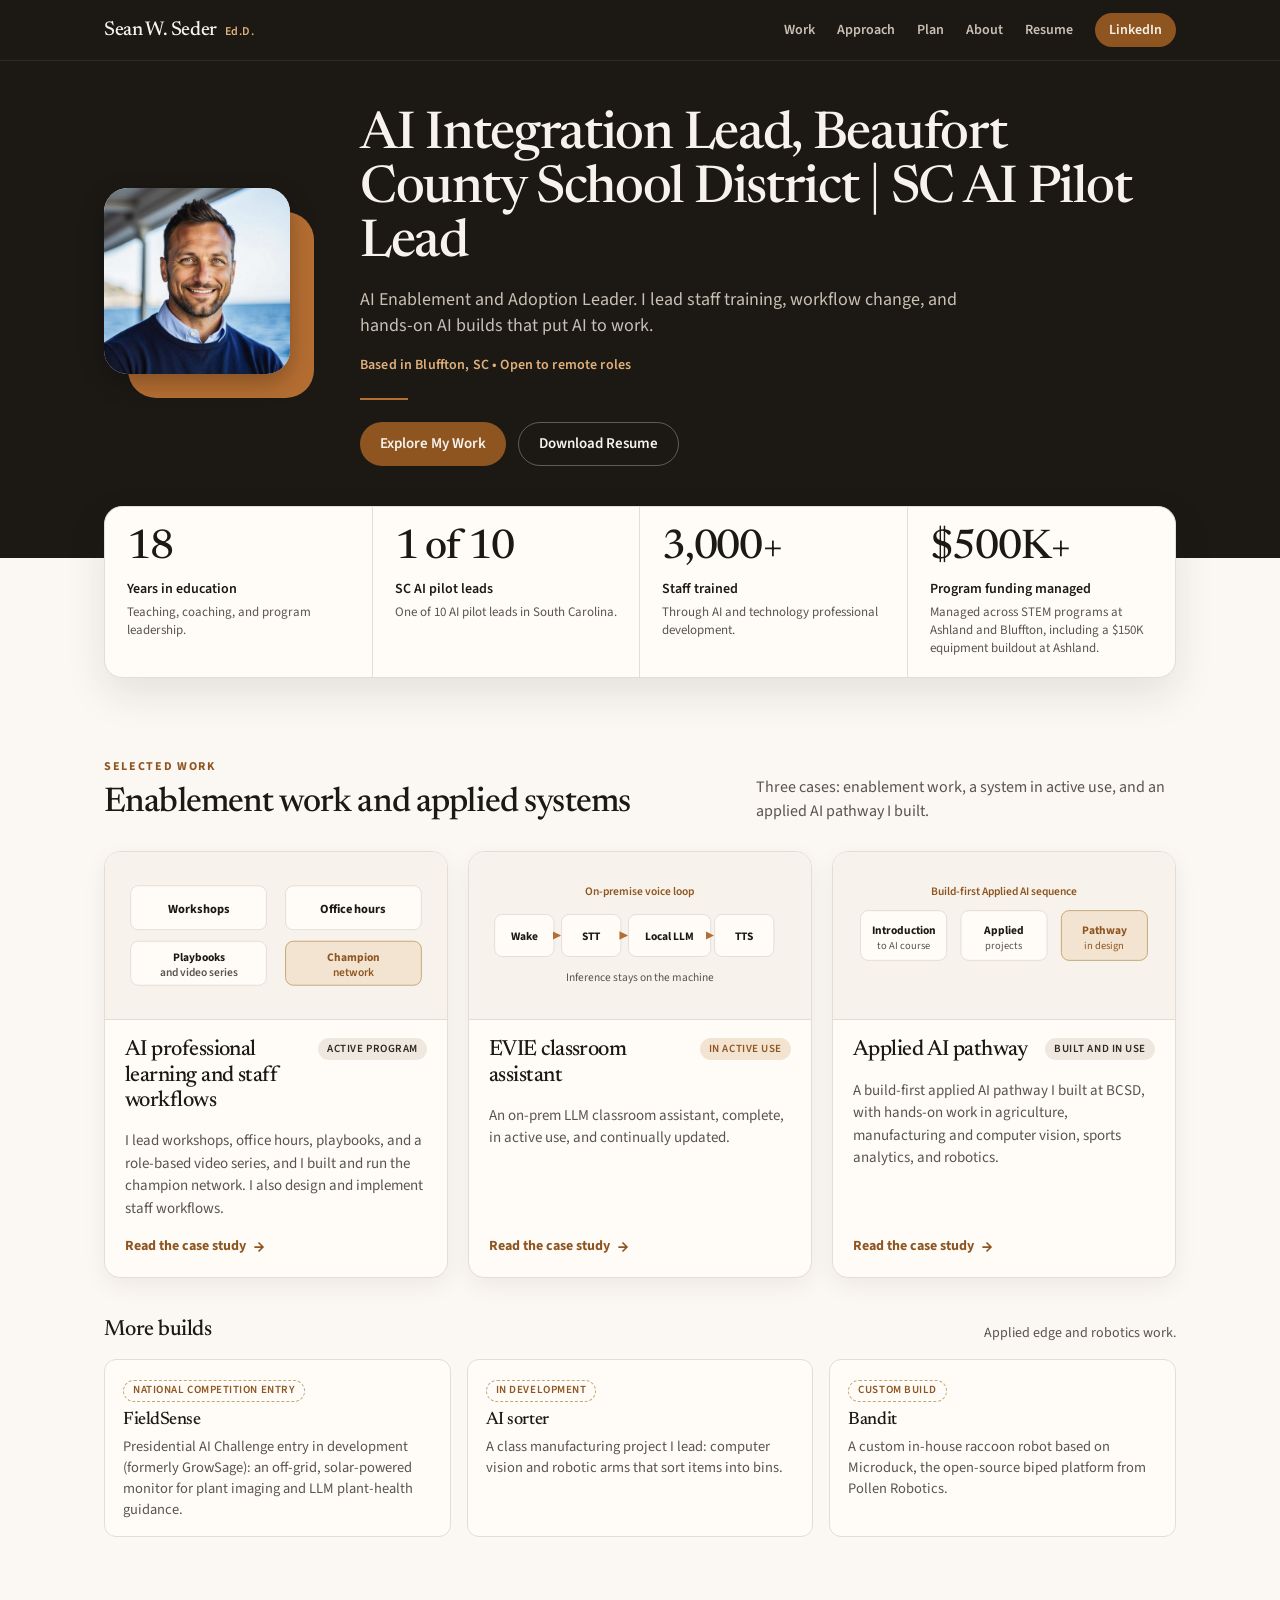
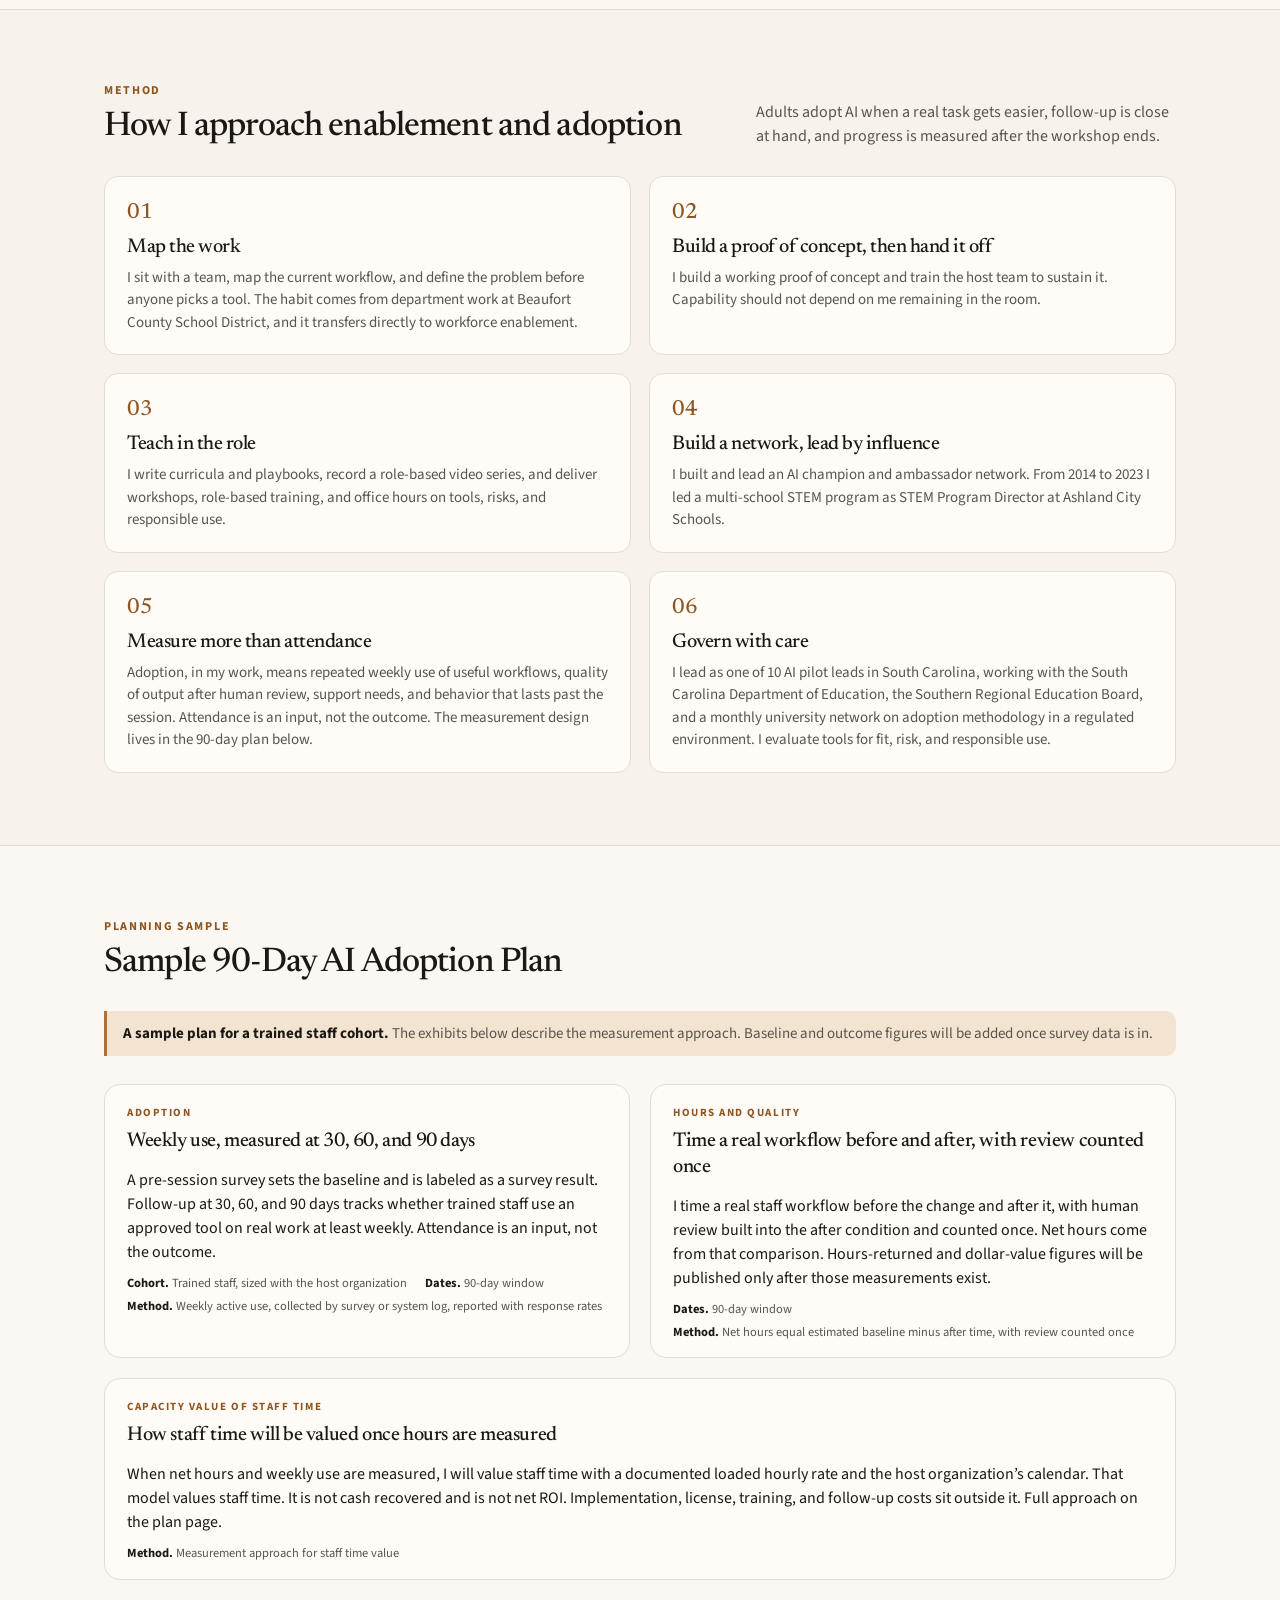
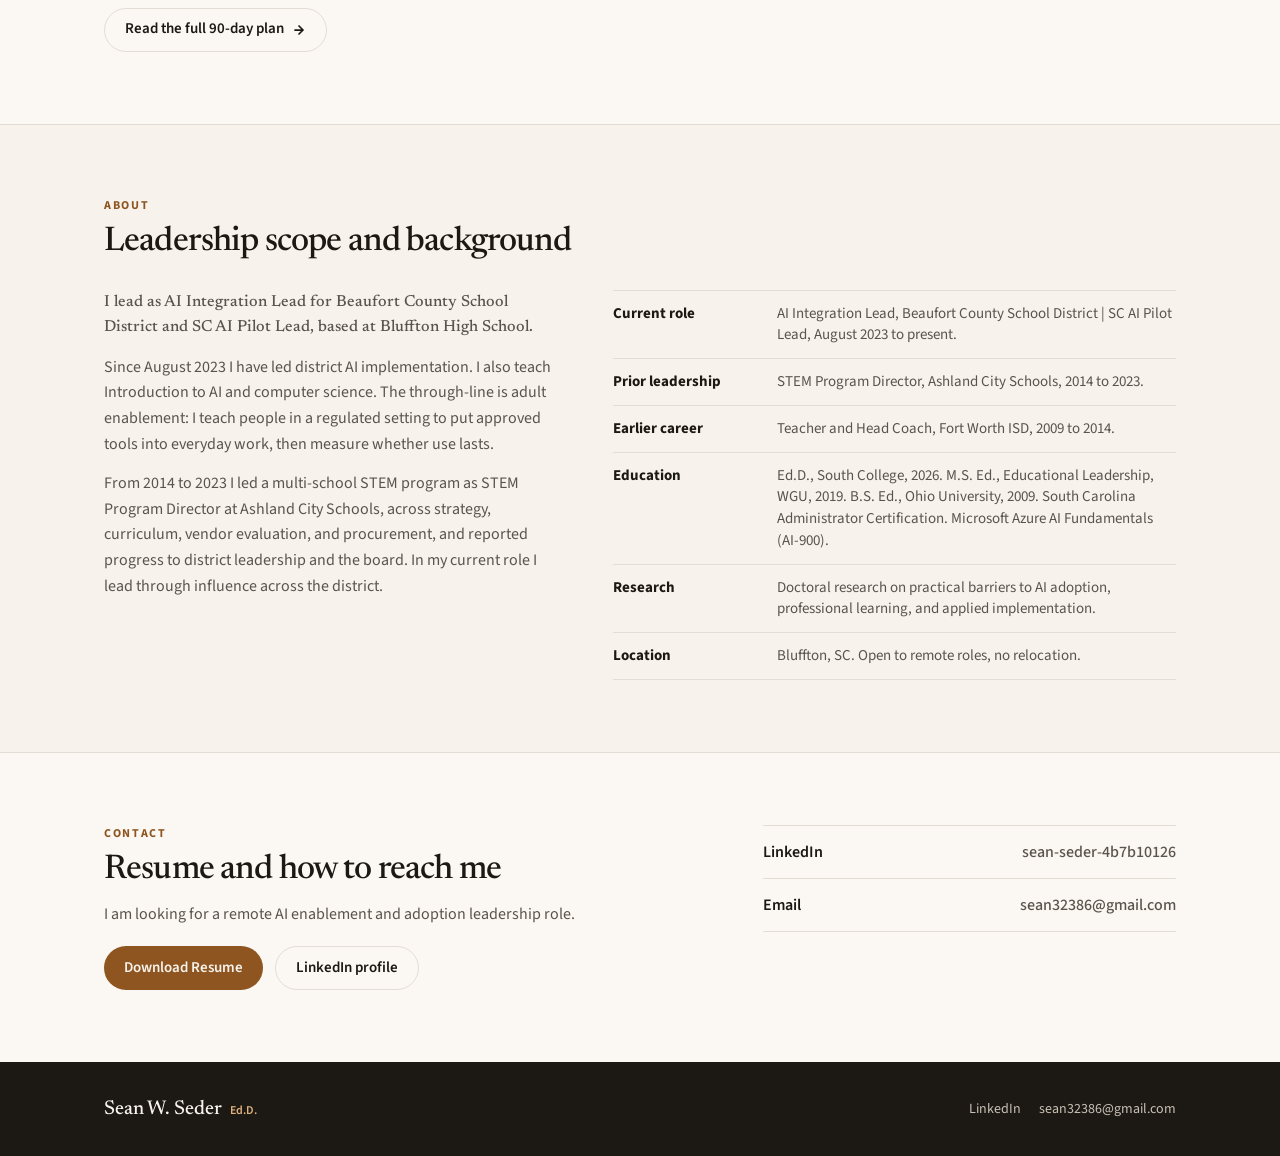
<file: index.html>
<!DOCTYPE html>
<html lang="en">
<head>
<meta charset="utf-8">
<meta name="viewport" content="width=device-width, initial-scale=1">
<title>Sean W. Seder, Ed.D. | AI Integration Lead, Beaufort County School District | SC AI Pilot Lead</title>
<meta name="description" content="Portfolio of Sean W. Seder, Ed.D., AI Integration Lead, Beaufort County School District | SC AI Pilot Lead.">
<link rel="preconnect" href="https://fonts.googleapis.com">
<link rel="preconnect" href="https://fonts.gstatic.com" crossorigin>
<link href="https://fonts.googleapis.com/css2?family=Newsreader:opsz,wght@6..72,500;6..72,600&family=Source+Sans+3:wght@400;600;700&display=swap" rel="stylesheet">
<link rel="stylesheet" href="styles.css">
<style>/* Concept B v8. Public portfolio. No em dashes in any copy. */
:root {
  --charcoal: #1C1915;
  --charcoal-800: #2C2823;
  --stone-600: #5A544C;
  --stone-200: #E4DDD4;
  --stone-100: #EFE8DF;
  --stone-on-dark: #C9C0B4;
  --ivory: #F7F3EC;
  --paper: #FBF7F2;
  --cream: #FFFCF8;
  --copper: #B56E32;
  --copper-dark: #8E5520;
  --copper-deep: #7A481C;
  --copper-light: #E0B07A;
  --copper-soft: #F3E4D2;
  --copper-line: #C4A574;
  --focus: #8E5520;
  --shadow: 0 16px 40px rgba(28, 25, 21, 0.10);
  --shadow-soft: 0 8px 24px rgba(28, 25, 21, 0.06);
  --wrap: 1120px;
  --pad: 24px;
}
* { box-sizing: border-box; margin: 0; padding: 0; }
html { scroll-behavior: smooth; }
html, body {
  background: var(--paper);
  color: var(--charcoal);
  font-family: "Source Sans 3", "Source Sans Pro", sans-serif;
  line-height: 1.5;
  -webkit-font-smoothing: antialiased;
  text-rendering: optimizeLegibility;
}
body { overflow-x: clip; }
img { display: block; max-width: 100%; height: auto; }
a { color: inherit; text-decoration: none; }
a:hover { color: var(--copper-dark); }
button { font: inherit; background: none; border: 0; cursor: pointer; color: inherit; }
ul, ol { list-style: none; }
h1, h2, h3, h4, .serif {
  font-family: Newsreader, "Times New Roman", serif;
  font-weight: 500;
  letter-spacing: -0.025em;
  line-height: 1.15;
  color: var(--charcoal);
}
:focus-visible { outline: 2px solid var(--focus); outline-offset: 3px; }

.skip {
  position: absolute; left: 16px; top: -48px;
  background: var(--charcoal); color: var(--ivory);
  padding: 8px 14px; z-index: 50; border-radius: 6px; font-weight: 600; font-size: 14px;
}
.skip:focus { top: 10px; }

.wrap {
  width: 100%;
  max-width: var(--wrap);
  margin: 0 auto;
  padding-left: var(--pad);
  padding-right: var(--pad);
}

/* Target tag: small, tasteful, for unverified figures only */
.tg, .tag-target {
  display: inline-flex; align-items: center; justify-content: center;
  height: 18px; padding: 0 7px; border-radius: 100px;
  font-family: "Source Sans 3", sans-serif;
  font-size: 10px; font-weight: 700; letter-spacing: 0.08em;
  text-transform: uppercase; line-height: 1;
  background: var(--copper-soft); color: var(--copper-dark);
  vertical-align: middle; white-space: nowrap;
  position: relative; top: -1px;
}
h2 .tg, h3 .tg, .kpi-value .tg { margin-left: 8px; top: -6px; }
.kpi-value .tg { top: -12px; }

.status {
  display: inline-flex; align-items: center; height: 22px; padding: 0 9px;
  border-radius: 100px; font-size: 11px; font-weight: 600;
  letter-spacing: 0.05em; text-transform: uppercase; white-space: nowrap;
}
.status-delivered { background: var(--stone-100); color: var(--charcoal-800); }
.status-proto { background: var(--copper-soft); color: var(--copper-dark); }
.status-beta { background: var(--stone-100); color: var(--charcoal-800); }
.status-plan { background: var(--cream); color: var(--copper-dark); border: 1px dashed var(--copper-line); }

.kicker {
  font-size: 12px; letter-spacing: 0.14em; text-transform: uppercase;
  color: var(--copper-dark); font-weight: 700; margin-bottom: 8px;
}
.kicker.on-dark { color: var(--copper-light); }
.section-title { font-size: clamp(26px, 3vw, 34px); }
.section-head {
  display: flex; justify-content: space-between; align-items: flex-end;
  gap: 24px; margin-bottom: 28px; flex-wrap: wrap;
}
.section-lede {
  font-size: 16px; color: var(--stone-600); max-width: 520px; line-height: 1.5;
}

/* Header */
.site-header {
  background: var(--charcoal); color: var(--ivory);
  position: sticky; top: 0; z-index: 30;
  border-bottom: 1px solid rgba(247, 243, 236, 0.08);
}
.site-header .wrap {
  min-height: 60px;
  display: flex; align-items: center; gap: 20px;
}
.wordmark {
  display: flex; align-items: baseline; gap: 8px;
  color: var(--ivory); flex-shrink: 0;
}
.wordmark:hover { color: var(--ivory); }
.wm-name {
  font-family: Newsreader, serif; font-weight: 500;
  font-size: 20px; letter-spacing: -0.02em; line-height: 1;
}
.wm-edd {
  font-family: "Source Sans 3", sans-serif;
  font-size: 12px; font-weight: 600; letter-spacing: 0.04em;
  color: var(--copper-light);
}
.primary-nav {
  display: flex; align-items: center; gap: 22px; margin-left: auto;
  font-size: 14px; font-weight: 600; color: var(--stone-on-dark);
}
.primary-nav a:hover { color: var(--ivory); }
.nav-cta {
  background: var(--copper-dark); color: var(--ivory) !important;
  height: 34px; padding: 0 14px; border-radius: 999px;
  display: inline-flex; align-items: center;
}
.nav-cta:hover { background: var(--copper-deep); color: var(--ivory) !important; }
.menu-toggle { display: none; }
.mobile-panel { display: none; }

/* Buttons */
.btn {
  display: inline-flex; align-items: center; justify-content: center;
  height: 44px; padding: 0 20px; border-radius: 999px;
  font-size: 15px; font-weight: 600; gap: 8px;
}
.btn-primary { background: var(--copper-dark); color: var(--ivory) !important; }
.btn-primary:hover { background: var(--copper-deep); color: var(--ivory) !important; }
.btn-ghost { background: transparent; color: var(--ivory) !important; border: 1px solid rgba(247, 243, 236, 0.30); }
.btn-ghost:hover { border-color: var(--ivory); color: var(--ivory) !important; }
.btn-ghost-dark { background: transparent; color: var(--charcoal); border: 1px solid var(--stone-200); }
.btn-ghost-dark:hover { border-color: var(--charcoal); color: var(--charcoal); }

/* Hero */
.hero {
  background: var(--charcoal); color: var(--ivory);
  padding: 48px 0 92px;
}
.hero .wrap {
  display: grid; grid-template-columns: 200px 1fr; gap: 56px; align-items: center;
}
.portrait { justify-self: start; }
.photo-wrap {
  position: relative; width: 200px; height: 200px;
}
.photo-accent {
  /* One simple copper rounded square, offset. No rings. */
  position: absolute; right: -10px; bottom: -10px;
  width: 186px; height: 186px; border-radius: 28px;
  background: var(--copper); z-index: 0;
}
.photo {
  position: relative; z-index: 1;
  width: 186px; height: 186px; border-radius: 24px;
  overflow: hidden;
  background: var(--stone-100);
  box-shadow: 0 8px 24px rgba(0, 0, 0, 0.28);
}
.photo img { width: 100%; height: 100%; object-fit: cover; object-position: center 18%; }
.hero-copy { min-width: 0; }
.hero h1 {
  font-size: clamp(34px, 4.4vw, 52px);
  line-height: 1.04;
  color: var(--ivory);
  margin: 0 0 16px;
}
.hero-support {
  font-size: 18px; line-height: 1.45;
  color: var(--stone-on-dark);
  max-width: 640px;
  font-weight: 400;
}
.avail {
  margin-top: 16px;
  font-size: 14px; font-weight: 600;
  color: var(--copper-light);
  letter-spacing: 0.01em;
}
.hero .rule { width: 48px; height: 2px; background: var(--copper); margin: 22px 0; }
.hero .actions { display: flex; gap: 12px; flex-wrap: wrap; }

/* Proof band */
.proof {
  position: relative; z-index: 2;
  margin-top: -52px; padding-bottom: 8px;
}
.proof-card {
  background: var(--cream);
  border: 1px solid var(--stone-200);
  border-radius: 18px;
  box-shadow: var(--shadow);
  display: grid;
  grid-template-columns: repeat(4, 1fr);
  overflow: hidden;
}
.kpi {
  padding: 22px 22px 20px;
  border-right: 1px solid var(--stone-200);
  min-width: 0;
}
.kpi:last-child { border-right: 0; }
.kpi-value {
  font-family: Newsreader, serif;
  font-weight: 500;
  font-size: clamp(32px, 3.2vw, 44px);
  letter-spacing: -0.03em;
  line-height: 1;
  color: var(--charcoal);
  font-variant-numeric: tabular-nums;
  font-feature-settings: "tnum";
}
.kpi-value .unit { font-size: 0.52em; letter-spacing: -0.02em; }
.kpi-label { font-size: 14px; font-weight: 600; line-height: 1.3; margin-top: 10px; color: var(--charcoal); }
.kpi-sub { font-size: 13px; color: var(--stone-600); line-height: 1.4; margin-top: 4px; }

/* Sections */
section.work, section.approach, section.plan, section.about, section.contact, section.case {
  padding: 72px 0;
}
section.approach, section.about { background: var(--ivory); border-top: 1px solid var(--stone-200); border-bottom: 1px solid var(--stone-200); }
section.plan { padding-top: 72px; }

/* Work cards */
.cards { display: grid; grid-template-columns: repeat(3, 1fr); gap: 20px; }
.card {
  background: var(--cream); border: 1px solid var(--stone-200); border-radius: 16px;
  overflow: hidden; display: flex; flex-direction: column; min-width: 0;
  box-shadow: var(--shadow-soft);
}
.card:hover { border-color: var(--copper-line); }
.card-visual {
  height: 168px; background: var(--ivory);
  border-bottom: 1px solid var(--stone-200);
  display: flex; align-items: center; justify-content: center;
  padding: 16px 18px;
}
.card-visual svg { width: 100%; height: 100%; }
.card-body { padding: 18px 20px 20px; display: flex; flex-direction: column; flex: 1; }
.card-top { display: flex; justify-content: space-between; align-items: flex-start; gap: 10px; margin-bottom: 8px; }
.card h3 { font-size: 22px; }
.card-desc { font-size: 15px; line-height: 1.5; color: var(--stone-600); margin: 8px 0 16px; }
.card-link {
  margin-top: auto; font-size: 14px; font-weight: 700; color: var(--copper-dark);
  display: inline-flex; align-items: center; gap: 6px;
}
.card-link:hover { color: var(--copper-deep); }
.card-link svg { width: 14px; height: 14px; }

/* Approach */
.steps { display: grid; grid-template-columns: repeat(2, 1fr); gap: 18px; }
.step {
  background: var(--cream); border: 1px solid var(--stone-200);
  border-radius: 14px; padding: 20px 22px;
}
.step-num {
  font-family: Newsreader, serif; font-size: 22px; color: var(--copper-dark);
  font-weight: 500; margin-bottom: 6px;
}
.step h3 { font-size: 20px; margin-bottom: 8px; }
.step p { font-size: 15px; color: var(--stone-600); line-height: 1.5; }

/* Plan notice */
.plan-note {
  font-size: 15px; color: var(--stone-600);
  background: var(--copper-soft);
  border-left: 3px solid var(--copper);
  padding: 12px 16px; border-radius: 0 10px 10px 0;
  margin-bottom: 28px; line-height: 1.45;
}
.plan-note strong { color: var(--charcoal); font-weight: 700; }

.exhibits { display: grid; grid-template-columns: 1fr 1fr; gap: 20px; }
.exhibit {
  background: var(--cream);
  border: 1px solid var(--stone-200);
  border-radius: 16px;
  padding: 20px 22px 16px;
  display: flex; flex-direction: column; min-width: 0;
}
.exhibit.wide { grid-column: 1 / -1; }
.exhibit-kicker {
  font-size: 11px; letter-spacing: 0.14em; text-transform: uppercase;
  color: var(--copper-dark); font-weight: 700; margin-bottom: 6px;
}
.exhibit-title {
  font-family: Newsreader, serif; font-weight: 500; font-size: 20px;
  letter-spacing: -0.02em; line-height: 1.3; margin-bottom: 14px;
}
.exhibit-viz { flex: 1; display: flex; align-items: center; justify-content: center; min-width: 0; }
.exhibit-viz svg { width: 100%; height: auto; max-width: 100%; }
.exhibit-source {
  font-size: 12.5px; color: var(--stone-600); line-height: 1.45;
  margin-top: 12px; padding-top: 10px; border-top: 1px solid var(--stone-200);
}
.exhibit-source a { color: var(--copper-dark); font-weight: 600; text-decoration: underline; text-underline-offset: 2px; }

/* Value block */
.value-grid { display: grid; grid-template-columns: 0.85fr 1.15fr; gap: 24px; align-items: center; width: 100%; }
.value-hero { text-align: left; }
.value-amount {
  font-family: Newsreader, serif; font-size: 56px; letter-spacing: -0.03em; line-height: 1;
  color: var(--copper-dark); font-variant-numeric: tabular-nums;
}
.value-caption { font-size: 15px; font-weight: 600; margin-top: 8px; }
.value-sub { font-size: 13px; color: var(--stone-600); margin-top: 4px; }
.formula { width: 100%; border-collapse: collapse; font-size: 14px; }
.formula th, .formula td {
  text-align: left; padding: 8px 0; border-bottom: 1px solid var(--stone-200); vertical-align: top;
}
.formula th { font-weight: 500; color: var(--stone-600); padding-right: 12px; }
.formula td { text-align: right; font-variant-numeric: tabular-nums; font-weight: 600; }
.formula tr.total th, .formula tr.total td {
  border-bottom: 0; background: var(--copper-soft);
  font-family: Newsreader, serif; font-size: 18px; font-weight: 500; color: var(--copper-dark);
  padding: 10px 12px;
}
.formula tr.total th { border-radius: 8px 0 0 8px; }
.formula tr.total td { border-radius: 0 8px 8px 0; }

.depts { display: grid; grid-template-columns: repeat(3, 1fr); gap: 14px; width: 100%; }
.dept {
  background: var(--ivory); border: 1px solid var(--stone-200);
  border-radius: 12px; padding: 14px 16px;
}
.dept h4 { font-family: "Source Sans 3", sans-serif; font-size: 14px; font-weight: 700; letter-spacing: 0; margin-bottom: 6px; }
.dept .amt {
  font-family: Newsreader, serif; font-size: 26px; color: var(--copper-dark);
  letter-spacing: -0.02em; font-variant-numeric: tabular-nums;
}
.dept p { font-size: 13px; color: var(--stone-600); margin-top: 6px; line-height: 1.4; }

/* Champions */
.champ-grid { display: grid; grid-template-columns: 160px 1fr; gap: 24px; width: 100%; align-items: start; }
.champ-stat { text-align: left; }
.champ-num {
  font-family: Newsreader, serif; font-size: 56px; letter-spacing: -0.03em; line-height: 1;
  color: var(--copper-dark); font-variant-numeric: tabular-nums;
}
.champ-list { display: grid; gap: 10px; }
.champ-item { font-size: 14.5px; color: var(--stone-600); line-height: 1.45; }
.champ-item strong { color: var(--charcoal); font-weight: 700; display: block; margin-bottom: 1px; }

/* Reach / quality */
.bars { width: 100%; display: grid; gap: 12px; }
.bar-row { display: grid; grid-template-columns: 88px 1fr 64px; gap: 10px; align-items: center; font-size: 13px; }
.bar-row .lab { color: var(--stone-600); font-weight: 600; }
.bar-row .val { text-align: right; font-variant-numeric: tabular-nums; font-weight: 700; }
.bar-track { height: 12px; background: var(--stone-100); border-radius: 99px; overflow: hidden; }
.bar-fill { height: 100%; background: var(--copper); border-radius: 99px; }
.measure-list { display: grid; gap: 10px; width: 100%; }
.measure-item {
  display: grid; grid-template-columns: 28px 1fr; gap: 12px; align-items: start;
  font-size: 14.5px; color: var(--stone-600); line-height: 1.45;
}
.measure-item .dot {
  width: 28px; height: 28px; border-radius: 50%;
  background: var(--copper-soft); color: var(--copper-dark);
  display: flex; align-items: center; justify-content: center;
  font-size: 12px; font-weight: 700;
}

.plan-cta { margin-top: 28px; display: flex; justify-content: flex-start; }

/* About */
.about-grid { display: grid; grid-template-columns: 0.9fr 1.1fr; gap: 48px; }
.about-lead { font-family: Newsreader, serif; font-size: 24px; line-height: 1.35; margin-bottom: 16px; font-weight: 500; }
.about-grid p { font-size: 16px; line-height: 1.6; color: var(--stone-600); margin-bottom: 14px; }
.fact-list li {
  display: grid; grid-template-columns: 148px 1fr; gap: 16px;
  padding: 12px 0; border-bottom: 1px solid var(--stone-200);
  font-size: 15px; line-height: 1.45;
}
.fact-list li:first-child { border-top: 1px solid var(--stone-200); }
.fact-list strong { font-weight: 700; }
.fact-list span { color: var(--stone-600); }

/* Contact */
.contact-row {
  display: grid; grid-template-columns: 1.2fr 0.8fr; gap: 40px; align-items: start;
}
.contact-actions { display: flex; flex-wrap: wrap; gap: 12px; margin-top: 20px; }
.contact-list { display: grid; gap: 0; }
.contact-list a, .contact-list div {
  display: flex; justify-content: space-between; align-items: baseline; gap: 16px;
  padding: 14px 0; border-bottom: 1px solid var(--stone-200);
  font-size: 16px;
}
.contact-list a:first-child, .contact-list div:first-of-type { border-top: 1px solid var(--stone-200); }
.contact-list .lab { font-weight: 600; }
.contact-list .val { color: var(--stone-600); font-weight: 500; word-break: break-word; }

/* Footer */
.site-footer { background: var(--charcoal); color: var(--ivory); padding: 32px 0; }
.site-footer .wrap { display: flex; justify-content: space-between; align-items: center; gap: 24px; flex-wrap: wrap; }
.f-brand { display: flex; align-items: baseline; gap: 8px; }
.f-name { font-family: Newsreader, serif; font-size: 20px; font-weight: 500; }
.f-edd { font-size: 12px; font-weight: 600; color: var(--copper-light); }
.f-meta { font-size: 14px; color: var(--stone-on-dark); display: flex; gap: 18px; flex-wrap: wrap; }
.f-meta a:hover { color: var(--ivory); }

/* Case study pages */
.case-hero { padding: 36px 0 8px; }
.back {
  display: inline-flex; align-items: center; gap: 6px;
  font-size: 14px; font-weight: 600; color: var(--copper-dark); margin-bottom: 18px;
}
.case-hero h1 { font-size: clamp(30px, 4vw, 44px); margin: 10px 0 12px; max-width: 900px; }
.case-hero .lede { font-size: 18px; color: var(--stone-600); max-width: 720px; line-height: 1.5; }
.case-meta { display: flex; flex-wrap: wrap; gap: 8px 18px; margin-top: 16px; font-size: 14px; color: var(--stone-600); }
.case-meta strong { color: var(--charcoal); font-weight: 700; }
.case-body { padding: 36px 0 80px; }
.case-block { max-width: 760px; margin-bottom: 36px; }
.case-block h2 { font-size: 26px; margin-bottom: 12px; }
.case-block p, .case-block li { font-size: 16px; line-height: 1.65; color: var(--stone-600); margin-bottom: 12px; }
.case-block ul, .case-block ol { padding-left: 0; }
.case-block li { padding-left: 18px; position: relative; }
.case-block li::before {
  content: ""; position: absolute; left: 0; top: 0.7em;
  width: 7px; height: 7px; border-radius: 50%; background: var(--copper);
}
.case-block.wide { max-width: 1120px; }
.split { display: grid; grid-template-columns: 1fr 1fr; gap: 16px; margin: 16px 0 8px; }
.panel {
  background: var(--cream); border: 1px solid var(--stone-200);
  border-radius: 12px; padding: 16px 18px;
}
.panel h3 { font-family: "Source Sans 3", sans-serif; font-size: 14px; font-weight: 700; letter-spacing: 0; margin-bottom: 8px; }
.panel p, .panel li { font-size: 14.5px; margin-bottom: 6px; }
.missing {
  background: var(--ivory); border: 1px dashed var(--copper-line);
  border-radius: 12px; padding: 14px 16px; font-size: 14.5px; color: var(--stone-600);
}
.missing strong { color: var(--charcoal); }

/* Arch diagram helpers */
.arch {
  width: 100%; background: var(--cream); border: 1px solid var(--stone-200);
  border-radius: 16px; padding: 16px 12px 8px; margin: 8px 0 20px;
}

/* Responsive */
@media (max-width: 980px) {
  :root { --pad: 20px; }
  .hero .wrap { grid-template-columns: 160px 1fr; gap: 32px; }
  .photo-wrap, .photo-accent, .photo { }
  .photo-wrap { width: 160px; height: 160px; }
  .photo-accent { width: 148px; height: 148px; right: -8px; bottom: -8px; border-radius: 22px; }
  .photo { width: 148px; height: 148px; border-radius: 20px; }
  .proof-card, .cards, .exhibits, .steps, .about-grid, .contact-row, .value-grid, .depts, .champ-grid, .split {
    grid-template-columns: 1fr 1fr;
  }
  .depts, .champ-grid, .value-grid, .about-grid, .contact-row { grid-template-columns: 1fr; }
  .cards { grid-template-columns: 1fr; }
  .primary-nav a:not(.nav-cta) { display: none; }
  .menu-toggle { display: inline-flex; margin-left: auto; color: var(--ivory); font-size: 14px; font-weight: 600; height: 34px; padding: 0 12px; border: 1px solid rgba(247,243,236,0.28); border-radius: 999px; align-items: center; }
  .site-header { position: relative; }
  .site-header.is-open .mobile-panel,
  .site-header:has(.menu-toggle[open]) { }
  .mobile-panel {
    display: none; position: absolute; left: 0; right: 0; top: 100%;
    background: var(--charcoal); border-bottom: 1px solid rgba(247,243,236,0.1);
    padding: 8px 24px 20px; flex-direction: column; gap: 4px;
  }
  .site-header:has(.menu-toggle[open]) .mobile-panel,
  .mobile-panel.is-on { display: flex; }
  .mobile-panel a {
    color: var(--stone-on-dark); font-weight: 600; font-size: 16px; padding: 10px 0;
    border-bottom: 1px solid rgba(247,243,236,0.08);
  }
  .mobile-panel a:hover { color: var(--ivory); }
  /* details-based toggle */
  details.menu-toggle { position: static; }
  details.menu-toggle summary { list-style: none; cursor: pointer; }
  details.menu-toggle summary::-webkit-details-marker { display: none; }
  details.menu-toggle[open] + .mobile-panel { display: flex; }
}
/* Fallback if :has not applied: use checkbox */
@media (max-width: 980px) {
  #nav-check { display: none; }
  #nav-check:checked ~ .mobile-panel { display: flex; }
}

@media (max-width: 700px) {
  :root { --pad: 16px; }
  .hero { padding: 32px 0 80px; }
  .hero .wrap { grid-template-columns: 1fr; gap: 24px; justify-items: start; }
  .hero h1 { font-size: 32px; }
  .hero-support { font-size: 16px; }
  .proof-card { grid-template-columns: 1fr; }
  .kpi { border-right: 0; border-bottom: 1px solid var(--stone-200); }
  .kpi:last-child { border-bottom: 0; }
  .exhibits, .steps, .split { grid-template-columns: 1fr; }
  section.work, section.approach, section.plan, section.about, section.contact, section.case { padding: 48px 0; }
  .value-amount, .champ-num { font-size: 44px; }
  .bar-row { grid-template-columns: 72px 1fr 56px; font-size: 12.5px; }
  .fact-list li { grid-template-columns: 1fr; gap: 4px; }
  .section-head { align-items: flex-start; }
}

@media (prefers-reduced-motion: reduce) {
  html { scroll-behavior: auto; }
}

/* Nav checkbox pattern */
.nav-check { position: absolute; width: 1px; height: 1px; overflow: hidden; clip: rect(0 0 0 0); }
label.menu-toggle { display: none; }
.mobile-panel { display: none; }

@media (max-width: 980px) {
  .primary-nav { display: none; }
  label.menu-toggle {
    display: inline-flex; margin-left: auto;
    color: var(--ivory); font-size: 14px; font-weight: 600;
    height: 34px; padding: 0 14px;
    border: 1px solid rgba(247,243,236,0.28); border-radius: 999px;
    align-items: center; cursor: pointer;
  }
  label.menu-toggle:hover { border-color: var(--ivory); }
  .header-cta { display: inline-flex; }
  .mobile-panel {
    display: none; position: absolute; left: 0; right: 0; top: 100%;
    background: var(--charcoal);
    border-bottom: 1px solid rgba(247,243,236,0.1);
    padding: 8px var(--pad) 16px;
    flex-direction: column;
  }
  .nav-check:checked ~ .mobile-panel { display: flex; }
  .nav-check:focus-visible + label.menu-toggle { outline: 2px solid var(--copper-light); outline-offset: 3px; }
  .mobile-panel a {
    color: var(--stone-on-dark); font-weight: 600; font-size: 16px; padding: 12px 0;
    border-bottom: 1px solid rgba(247,243,236,0.08);
  }
  .mobile-panel a:hover { color: var(--ivory); }
}

/* Always-visible LinkedIn on small screens */
.header-cta {
  background: var(--copper-dark); color: var(--ivory) !important;
  height: 34px; padding: 0 14px; border-radius: 999px;
  display: none; align-items: center; font-size: 14px; font-weight: 600;
}
.header-cta:hover { background: var(--copper-deep); color: var(--ivory) !important; }
@media (max-width: 980px) {
  .header-cta { display: inline-flex; }
}

/* Chart label floor */
.exhibit-viz text { font-size: 13px; }

/* Icon sizing: inline arrows must stay 14px, never the SVG default size */
.btn svg,
.card-link svg,
.back svg,
.plan-cta svg {
  width: 14px;
  height: 14px;
  flex-shrink: 0;
  display: block;
}
.btn { white-space: nowrap; }
.back { white-space: nowrap; }
.section-head > div { flex: 1 1 280px; min-width: 0; }
.section-lede { flex: 0 1 420px; }
.bar-row { grid-template-columns: 110px 1fr 64px; }
@media (max-width: 700px) {
  .bar-row { grid-template-columns: 100px 1fr 52px; }
}
.arch { overflow: hidden; }

.status-active { background: var(--copper-soft); color: var(--copper-dark); }
.more { margin-top: 40px; }
.more-head { display: flex; justify-content: space-between; align-items: flex-end; gap: 16px; margin-bottom: 16px; flex-wrap: wrap; }
.more-head h3 { font-size: 22px; }
.more-note { font-size: 14px; color: var(--stone-600); max-width: 420px; line-height: 1.45; }
.more-grid { display: grid; grid-template-columns: repeat(3, 1fr); gap: 16px; }
.more-item {
  background: var(--cream); border: 1px solid var(--stone-200);
  border-radius: 12px; padding: 16px 18px; min-width: 0;
}
.more-item h4 { font-size: 18px; margin: 8px 0 6px; }
.more-item p { font-size: 14.5px; color: var(--stone-600); line-height: 1.45; }
@media (max-width: 700px) {
  .more-grid { grid-template-columns: 1fr; }
}


/* v8: artifact slots, dual value figures, chart meta */
.artifact-grid {
  display: grid;
  grid-template-columns: 1fr 1fr;
  gap: 16px;
  margin: 16px 0 8px;
  max-width: 760px;
}
.case-block.wide .artifact-grid { max-width: 1120px; }
.artifact { margin: 0; }
.artifact-frame {
  aspect-ratio: 16 / 10;
  border: 1.5px dashed var(--copper-line);
  border-radius: 14px;
  background:
    repeating-linear-gradient(-45deg, transparent, transparent 10px, rgba(181, 110, 50, 0.045) 10px, rgba(181, 110, 50, 0.045) 20px),
    var(--ivory);
  display: flex;
  align-items: center;
  justify-content: center;
  text-align: center;
  padding: 20px 24px;
  color: var(--copper-dark);
  font-family: "Source Sans 3", sans-serif;
  font-size: 14px;
  font-weight: 700;
  letter-spacing: 0.03em;
  line-height: 1.35;
  min-height: 140px;
}
.artifact figcaption {
  font-size: 13px;
  color: var(--stone-600);
  margin-top: 8px;
  line-height: 1.4;
}

.value-pair {
  display: grid;
  grid-template-columns: 1fr 1fr;
  gap: 16px;
  width: 100%;
  margin-bottom: 8px;
}
.value-pair .value-hero {
  background: var(--ivory);
  border: 1px solid var(--stone-200);
  border-radius: 12px;
  padding: 16px 18px 18px;
}
.value-pair .value-amount { font-size: 48px; }
.value-pair .value-caption { margin-top: 6px; }

.chart-meta {
  font-size: 12.5px;
  color: var(--stone-600);
  margin-top: 10px;
  display: flex;
  flex-wrap: wrap;
  gap: 4px 18px;
}
.chart-meta strong { color: var(--charcoal); font-weight: 700; }

.method-note {
  font-size: 13px;
  color: var(--stone-600);
  line-height: 1.5;
  margin-top: 14px;
  padding-top: 12px;
  border-top: 1px solid var(--stone-200);
}
.method-note strong { color: var(--charcoal); font-weight: 700; }

.legend-row {
  display: flex;
  flex-wrap: wrap;
  gap: 14px 20px;
  font-size: 12.5px;
  color: var(--stone-600);
  margin-top: 8px;
  align-items: center;
}
.legend-row .swatch {
  display: inline-flex;
  align-items: center;
  gap: 6px;
}
.legend-row i {
  display: inline-block;
  width: 18px;
  height: 10px;
  border-radius: 99px;
  flex-shrink: 0;
}
.legend-row i.solid { background: var(--copper); }
.legend-row i.dashed {
  background: repeating-linear-gradient(90deg, var(--copper) 0 8px, transparent 8px 12px);
  box-shadow: inset 0 0 0 1px transparent;
  height: 3px;
  width: 22px;
  border-radius: 0;
}
.legend-row i.hollow {
  width: 10px;
  height: 10px;
  border-radius: 50%;
  background: var(--cream);
  border: 1.75px solid var(--stone-600);
}
.legend-row i.hatch {
  width: 16px;
  height: 10px;
  border-radius: 2px;
  background:
    repeating-linear-gradient(-45deg, #5A544C 0 2px, transparent 2px 5px),
    var(--stone-100);
  border: 1px solid var(--stone-600);
}

@media (max-width: 700px) {
  .artifact-grid, .value-pair { grid-template-columns: 1fr; }
  .value-pair .value-amount { font-size: 42px; }
  .artifact-frame { min-height: 120px; }
}

/* v8 polish */
section[id], .case-hero { scroll-margin-top: 72px; }
.artifact-grid.three { grid-template-columns: repeat(3, 1fr); }
@media (max-width: 700px) {
  .artifact-grid.three { grid-template-columns: 1fr; }
  .chart-callout { display: none; }
  .arch { overflow-x: auto; -webkit-overflow-scrolling: touch; }
  .arch svg { min-width: 860px; height: auto; }
}
</style>
<link rel="icon" href="assets/favicon.svg" type="image/svg+xml">
<link rel="icon" href="assets/favicon-32.png" sizes="32x32">
<link rel="apple-touch-icon" href="assets/favicon-180.png">
</head>
<body>
<a class="skip" href="#main">Skip to content</a>
<header class="site-header">
  <div class="wrap">
    <a class="wordmark" href="index.html">
      <span class="wm-name">Sean W. Seder</span>
      <span class="wm-edd">Ed.D.</span>
    </a>
    <input type="checkbox" id="nav-check" class="nav-check" />
    <label class="menu-toggle" for="nav-check">Menu</label>
    <a class="header-cta" href="https://www.linkedin.com/in/sean-seder-4b7b10126">LinkedIn</a>
    <nav class="primary-nav" aria-label="Primary">
      <a href="#work">Work</a>
      <a href="#approach">Approach</a>
      <a href="#plan">Plan</a>
      <a href="#about">About</a>
      <a href="Sean_Seder_Resume.pdf?v=20261118">Resume</a>
      <a class="nav-cta" href="https://www.linkedin.com/in/sean-seder-4b7b10126">LinkedIn</a>
    </nav>
    <nav class="mobile-panel" aria-label="Mobile">
      <a href="#work">Work</a>
      <a href="#approach">Approach</a>
      <a href="#plan">Plan</a>
      <a href="#about">About</a>
      <a href="Sean_Seder_Resume.pdf?v=20261118">Resume</a>
      <a href="https://www.linkedin.com/in/sean-seder-4b7b10126">LinkedIn</a>
    </nav>
  </div>
</header>
<main id="main">
<section class="hero">
  <div class="wrap">
    <div class="portrait">
      <div class="photo-wrap">
        <div class="photo-accent" aria-hidden="true"></div>
        <div class="photo">
          <img src="[data-uri]" width="186" height="186" alt="Portrait of Sean W. Seder, wearing a navy sweater, with the ocean behind him.">
        </div>
      </div>
    </div>
    <div class="hero-copy">
      <h1>AI Integration Lead, Beaufort County School District | SC AI Pilot Lead</h1>
      <p class="hero-support">AI Enablement and Adoption Leader. I lead staff training, workflow change, and hands-on AI builds that put AI to work.</p>
      <p class="avail">Based in Bluffton, SC • Open to remote roles</p>
      <div class="rule" aria-hidden="true"></div>
      <div class="actions">
        <a class="btn btn-primary" href="#work">Explore My Work</a>
        <a class="btn btn-ghost" href="Sean_Seder_Resume.pdf?v=20261118" download="Sean_W_Seder_Resume.pdf">Download Resume</a>
      </div>
    </div>
  </div>
</section>

<section class="proof" aria-label="Proof points">
  <div class="wrap">
    <div class="proof-card">
      <div class="kpi">
        <div class="kpi-value">18</div>
        <div class="kpi-label">Years in education</div>
        <div class="kpi-sub">Teaching, coaching, and program leadership.</div>
      </div>
      <div class="kpi">
        <div class="kpi-value">1 of 10</div>
        <div class="kpi-label">SC AI pilot leads</div>
        <div class="kpi-sub">One of 10 AI pilot leads in South Carolina.</div>
      </div>
      <div class="kpi">
        <div class="kpi-value">3,000+</div>
        <div class="kpi-label">Staff trained</div>
        <div class="kpi-sub">Through AI and technology professional development.</div>
      </div>
      <div class="kpi">
        <div class="kpi-value">$500K+</div>
        <div class="kpi-label">Program funding managed</div>
        <div class="kpi-sub">Managed across STEM programs at Ashland and Bluffton, including a $150K equipment buildout at Ashland.</div>
      </div>
    </div>
  </div>
</section>

<section class="work" id="work">
  <div class="wrap">
    <div class="section-head">
      <div>
        <div class="kicker">Selected work</div>
        <h2 class="section-title">Enablement work and applied systems</h2>
      </div>
      <p class="section-lede">Three cases: enablement work, a system in active use, and an applied AI pathway I built.</p>
    </div>
    <div class="cards">
      <article class="card">
        <div class="card-visual"><svg viewBox="0 0 320 140" role="img" aria-label="Program elements: workshops, office hours, playbooks and video, champion network">
  <rect x="8" y="18" width="142" height="46" rx="8" fill="#FFFCF8" stroke="#E4DDD4"/>
  <text x="79" y="46" text-anchor="middle" font-family="Source Sans 3, sans-serif" font-size="13" font-weight="700" fill="#1C1915">Workshops</text>
  <rect x="170" y="18" width="142" height="46" rx="8" fill="#FFFCF8" stroke="#E4DDD4"/>
  <text x="241" y="46" text-anchor="middle" font-family="Source Sans 3, sans-serif" font-size="13" font-weight="700" fill="#1C1915">Office hours</text>
  <rect x="8" y="76" width="142" height="46" rx="8" fill="#FFFCF8" stroke="#E4DDD4"/>
  <text x="79" y="97" text-anchor="middle" font-family="Source Sans 3, sans-serif" font-size="12" font-weight="700" fill="#1C1915">Playbooks</text>
  <text x="79" y="112" text-anchor="middle" font-family="Source Sans 3, sans-serif" font-size="12" font-weight="600" fill="#5A544C">and video series</text>
  <rect x="170" y="76" width="142" height="46" rx="8" fill="#F3E4D2" stroke="#C4A574"/>
  <text x="241" y="97" text-anchor="middle" font-family="Source Sans 3, sans-serif" font-size="12" font-weight="700" fill="#8E5520">Champion</text>
  <text x="241" y="112" text-anchor="middle" font-family="Source Sans 3, sans-serif" font-size="12" font-weight="600" fill="#8E5520">network</text>
</svg></div>
        <div class="card-body">
          <div class="card-top">
            <h3>AI professional learning and staff workflows</h3>
            <span class="status status-delivered">Active program</span>
          </div>
          <p class="card-desc">I lead workshops, office hours, playbooks, and a role-based video series, and I built and run the champion network. I also design and implement staff workflows.</p>
          <a class="card-link" href="case-pd.html">Read the case study <svg viewBox="0 0 14 14" width="14" height="14" fill="none" aria-hidden="true"><path d="M3 7h8M7 3l4 4-4 4" stroke="currentColor" stroke-width="1.75" stroke-linecap="round" stroke-linejoin="round"/></svg></a>
        </div>
      </article>
      <article class="card">
        <div class="card-visual"><svg viewBox="0 0 320 140" role="img" aria-label="EVIE pipeline: wake word, speech to text, local language model, text to speech"><rect x="8" y="48" width="62" height="44" rx="8" fill="#FFFCF8" stroke="#E4DDD4"/><text x="39.0" y="75" text-anchor="middle" font-family="Source Sans 3, sans-serif" font-size="12" font-weight="700" fill="#1C1915">Wake</text><path d="M72 70 L76 70" stroke="#B56E32" stroke-width="1.5" marker-end="url(#arr)"/><rect x="78" y="48" width="62" height="44" rx="8" fill="#FFFCF8" stroke="#E4DDD4"/><text x="109.0" y="75" text-anchor="middle" font-family="Source Sans 3, sans-serif" font-size="12" font-weight="700" fill="#1C1915">STT</text><path d="M142 70 L146 70" stroke="#B56E32" stroke-width="1.5" marker-end="url(#arr)"/><rect x="148" y="48" width="86" height="44" rx="8" fill="#FFFCF8" stroke="#E4DDD4"/><text x="191.0" y="75" text-anchor="middle" font-family="Source Sans 3, sans-serif" font-size="12" font-weight="700" fill="#1C1915">Local LLM</text><path d="M236 70 L236 70" stroke="#B56E32" stroke-width="1.5" marker-end="url(#arr)"/><rect x="238" y="48" width="62" height="44" rx="8" fill="#FFFCF8" stroke="#E4DDD4"/><text x="269.0" y="75" text-anchor="middle" font-family="Source Sans 3, sans-serif" font-size="12" font-weight="700" fill="#1C1915">TTS</text><defs><marker id="arr" markerWidth="6" markerHeight="6" refX="5" refY="3" orient="auto"><path d="M0 0 L6 3 L0 6 Z" fill="#B56E32"/></marker></defs><text x="160" y="28" text-anchor="middle" font-family="Source Sans 3, sans-serif" font-size="12" font-weight="600" fill="#8E5520">On-premise voice loop</text><text x="160" y="118" text-anchor="middle" font-family="Source Sans 3, sans-serif" font-size="12" fill="#5A544C">Inference stays on the machine</text></svg></div>
        <div class="card-body">
          <div class="card-top">
            <h3>EVIE classroom assistant</h3>
            <span class="status status-active">In active use</span>
          </div>
          <p class="card-desc">An on-prem LLM classroom assistant, complete, in active use, and continually updated.</p>
          <a class="card-link" href="case-evie.html">Read the case study <svg viewBox="0 0 14 14" width="14" height="14" fill="none" aria-hidden="true"><path d="M3 7h8M7 3l4 4-4 4" stroke="currentColor" stroke-width="1.75" stroke-linecap="round" stroke-linejoin="round"/></svg></a>
        </div>
      </article>
      <article class="card">
        <div class="card-visual"><svg viewBox="0 0 320 140" role="img" aria-label="Applied AI pathway in design: introduction, applied projects, credentials">
  <rect x="10" y="44" width="90" height="52" rx="8" fill="#FFFCF8" stroke="#E4DDD4"/>
  <text x="55" y="68" text-anchor="middle" font-family="Source Sans 3, sans-serif" font-size="12" font-weight="700" fill="#1C1915">Introduction</text>
  <text x="55" y="84" text-anchor="middle" font-family="Source Sans 3, sans-serif" font-size="11" fill="#5A544C">to AI course</text>
  <rect x="115" y="44" width="90" height="52" rx="8" fill="#FFFCF8" stroke="#E4DDD4"/>
  <text x="160" y="68" text-anchor="middle" font-family="Source Sans 3, sans-serif" font-size="12" font-weight="700" fill="#1C1915">Applied</text>
  <text x="160" y="84" text-anchor="middle" font-family="Source Sans 3, sans-serif" font-size="11" fill="#5A544C">projects</text>
  <rect x="220" y="44" width="90" height="52" rx="8" fill="#F3E4D2" stroke="#C4A574"/>
  <text x="265" y="68" text-anchor="middle" font-family="Source Sans 3, sans-serif" font-size="12" font-weight="700" fill="#8E5520">Pathway</text>
  <text x="265" y="84" text-anchor="middle" font-family="Source Sans 3, sans-serif" font-size="11" fill="#8E5520">in design</text>
  <text x="160" y="28" text-anchor="middle" font-family="Source Sans 3, sans-serif" font-size="12" font-weight="600" fill="#8E5520">Build-first Applied AI sequence</text>
</svg></div>
        <div class="card-body">
          <div class="card-top">
            <h3>Applied AI pathway</h3>
            <span class="status status-delivered">Built and in use</span>
          </div>
          <p class="card-desc">A build-first applied AI pathway I built at BCSD, with hands-on work in agriculture, manufacturing and computer vision, sports analytics, and robotics.</p>
          <a class="card-link" href="case-pathway.html">Read the case study <svg viewBox="0 0 14 14" width="14" height="14" fill="none" aria-hidden="true"><path d="M3 7h8M7 3l4 4-4 4" stroke="currentColor" stroke-width="1.75" stroke-linecap="round" stroke-linejoin="round"/></svg></a>
        </div>
      </article>
    </div>
    <div class="more" id="more">
      <div class="more-head">
        <h3>More builds</h3>
        <p class="more-note">Applied edge and robotics work.</p>
      </div>
      <div class="more-grid">
        <article class="more-item">
          <span class="status status-plan">National competition entry</span>
          <h4>FieldSense</h4>
          <p>Presidential AI Challenge entry in development (formerly GrowSage): an off-grid, solar-powered monitor for plant imaging and LLM plant-health guidance.</p>
        </article>
        <article class="more-item">
          <span class="status status-plan">In development</span>
          <h4>AI sorter</h4>
          <p>A class manufacturing project I lead: computer vision and robotic arms that sort items into bins.</p>
        </article>
        <article class="more-item">
          <span class="status status-plan">Custom build</span>
          <h4>Bandit</h4>
          <p>A custom in-house raccoon robot based on Microduck, the open-source biped platform from Pollen Robotics.</p>
        </article>
      </div>
    </div>
  </div>
</section>

<section class="approach" id="approach">
  <div class="wrap">
    <div class="section-head">
      <div>
        <div class="kicker">Method</div>
        <h2 class="section-title">How I approach enablement and adoption</h2>
      </div>
      <p class="section-lede">Adults adopt AI when a real task gets easier, follow-up is close at hand, and progress is measured after the workshop ends.</p>
    </div>
    <div class="steps">
      <article class="step">
        <div class="step-num">01</div>
        <h3>Map the work</h3>
        <p>I sit with a team, map the current workflow, and define the problem before anyone picks a tool. The habit comes from department work at Beaufort County School District, and it transfers directly to workforce enablement.</p>
      </article>
      <article class="step">
        <div class="step-num">02</div>
        <h3>Build a proof of concept, then hand it off</h3>
        <p>I build a working proof of concept and train the host team to sustain it. Capability should not depend on me remaining in the room.</p>
      </article>
      <article class="step">
        <div class="step-num">03</div>
        <h3>Teach in the role</h3>
        <p>I write curricula and playbooks, record a role-based video series, and deliver workshops, role-based training, and office hours on tools, risks, and responsible use.</p>
      </article>
      <article class="step">
        <div class="step-num">04</div>
        <h3>Build a network, lead by influence</h3>
        <p>I built and lead an AI champion and ambassador network. From 2014 to 2023 I led a multi-school STEM program as STEM Program Director at Ashland City Schools.</p>
      </article>
    </div>
    <div class="steps" style="margin-top:18px">
      <article class="step">
        <div class="step-num">05</div>
        <h3>Measure more than attendance</h3>
        <p>Adoption, in my work, means repeated weekly use of useful workflows, quality of output after human review, support needs, and behavior that lasts past the session. Attendance is an input, not the outcome. The measurement design lives in the 90-day plan below.</p>
      </article>
      <article class="step">
        <div class="step-num">06</div>
        <h3>Govern with care</h3>
        <p>I lead as one of 10 AI pilot leads in South Carolina, working with the South Carolina Department of Education, the Southern Regional Education Board, and a monthly university network on adoption methodology in a regulated environment. I evaluate tools for fit, risk, and responsible use.</p>
      </article>
    </div>
  </div>
</section>

<section class="plan" id="plan">
  <div class="wrap">
    <div class="section-head">
      <div>
        <div class="kicker">Planning sample</div>
        <h2 class="section-title">Sample 90-Day AI Adoption Plan</h2>
      </div>
    </div>
    <p class="plan-note"><strong>A sample plan for a trained staff cohort.</strong> The exhibits below describe the measurement approach. Baseline and outcome figures will be added once survey data is in.</p>

    <div class="exhibits">
      <article class="exhibit">
        <div class="exhibit-kicker">Adoption</div>
        <h3 class="exhibit-title">Weekly use, measured at 30, 60, and 90 days</h3>
        <p>A pre-session survey sets the baseline and is labeled as a survey result. Follow-up at 30, 60, and 90 days tracks whether trained staff use an approved tool on real work at least weekly. Attendance is an input, not the outcome.</p>
        <div class="chart-meta">
  <span><strong>Cohort.</strong> Trained staff, sized with the host organization</span>
  <span><strong>Dates.</strong> 90-day window</span>
  <span><strong>Method.</strong> Weekly active use, collected by survey or system log, reported with response rates</span>
</div>
      </article>

      <article class="exhibit">
        <div class="exhibit-kicker">Hours and quality</div>
        <h3 class="exhibit-title">Time a real workflow before and after, with review counted once</h3>
        <p>I time a real staff workflow before the change and after it, with human review built into the after condition and counted once. Net hours come from that comparison. Hours-returned and dollar-value figures will be published only after those measurements exist.</p>
        <div class="chart-meta">
  <span><strong>Dates.</strong> 90-day window</span>
  <span><strong>Method.</strong> Net hours equal estimated baseline minus after time, with review counted once</span>
</div>
      </article>

      <article class="exhibit wide">
        <div class="exhibit-kicker">Capacity value of staff time</div>
        <h3 class="exhibit-title">How staff time will be valued once hours are measured</h3>
        <p>When net hours and weekly use are measured, I will value staff time with a documented loaded hourly rate and the host organization’s calendar. That model values staff time. It is not cash recovered and is not net ROI. Implementation, license, training, and follow-up costs sit outside it. <a href="case-90day.html">Full approach on the plan page</a>.</p>
        <div class="chart-meta">
  <span><strong>Method.</strong> Measurement approach for staff time value</span>
</div>
      </article>
    </div>

    <div class="plan-cta">
      <a class="btn btn-ghost-dark" href="case-90day.html">Read the full 90-day plan <svg viewBox="0 0 14 14" width="14" height="14" fill="none" aria-hidden="true"><path d="M3 7h8M7 3l4 4-4 4" stroke="currentColor" stroke-width="1.75" stroke-linecap="round" stroke-linejoin="round"/></svg></a>
    </div>
  </div>
</section>

<section class="about" id="about">
  <div class="wrap">
    <div class="section-head">
      <div>
        <div class="kicker">About</div>
        <h2 class="section-title">Leadership scope and background</h2>
      </div>
    </div>
    <div class="about-grid">
      <div>
        <p class="about-lead">I lead as AI Integration Lead for Beaufort County School District and SC AI Pilot Lead, based at Bluffton High School.</p>
        <p>Since August 2023 I have led district AI implementation. I also teach Introduction to AI and computer science. The through-line is adult enablement: I teach people in a regulated setting to put approved tools into everyday work, then measure whether use lasts.</p>
        <p>From 2014 to 2023 I led a multi-school STEM program as STEM Program Director at Ashland City Schools, across strategy, curriculum, vendor evaluation, and procurement, and reported progress to district leadership and the board. In my current role I lead through influence across the district.</p>
      </div>
      <ul class="fact-list">
        <li><strong>Current role</strong><span>AI Integration Lead, Beaufort County School District | SC AI Pilot Lead, August 2023 to present.</span></li>
        <li><strong>Prior leadership</strong><span>STEM Program Director, Ashland City Schools, 2014 to 2023.</span></li>
        <li><strong>Earlier career</strong><span>Teacher and Head Coach, Fort Worth ISD, 2009 to 2014.</span></li>
        <li><strong>Education</strong><span>Ed.D., South College, 2026. M.S. Ed., Educational Leadership, WGU, 2019. B.S. Ed., Ohio University, 2009. South Carolina Administrator Certification. Microsoft Azure AI Fundamentals (AI-900).</span></li>
        <li><strong>Research</strong><span>Doctoral research on practical barriers to AI adoption, professional learning, and applied implementation.</span></li>
        <li><strong>Location</strong><span>Bluffton, SC. Open to remote roles, no relocation.</span></li>
      </ul>
    </div>
  </div>
</section>

<section class="contact" id="contact">
  <div class="wrap">
    <div class="contact-row">
      <div>
        <div class="kicker">Contact</div>
        <h2 class="section-title">Resume and how to reach me</h2>
        <p class="section-lede" style="margin-top:12px;text-align:left;max-width:none;">I am looking for a remote AI enablement and adoption leadership role.</p>
        <div class="contact-actions">
          <a class="btn btn-primary" href="Sean_Seder_Resume.pdf?v=20261118" download="Sean_W_Seder_Resume.pdf">Download Resume</a>
          <a class="btn btn-ghost-dark" href="https://www.linkedin.com/in/sean-seder-4b7b10126">LinkedIn profile</a>
        </div>
      </div>
      <div class="contact-list">
        <a href="https://www.linkedin.com/in/sean-seder-4b7b10126"><span class="lab">LinkedIn</span><span class="val">sean-seder-4b7b10126</span></a>
        <a href="mailto:sean32386@gmail.com"><span class="lab">Email</span><span class="val">sean32386@gmail.com</span></a>
      </div>
    </div>
  </div>
</section>
</main>
<footer class="site-footer">
  <div class="wrap">
    <div class="f-brand">
      <span class="f-name">Sean W. Seder</span>
      <span class="f-edd">Ed.D.</span>
    </div>
    <div class="f-meta">
      <a href="https://www.linkedin.com/in/sean-seder-4b7b10126">LinkedIn</a>
      <a href="mailto:sean32386@gmail.com">sean32386@gmail.com</a>
    </div>
  </div>
</footer>
</body>
</html>
</file>
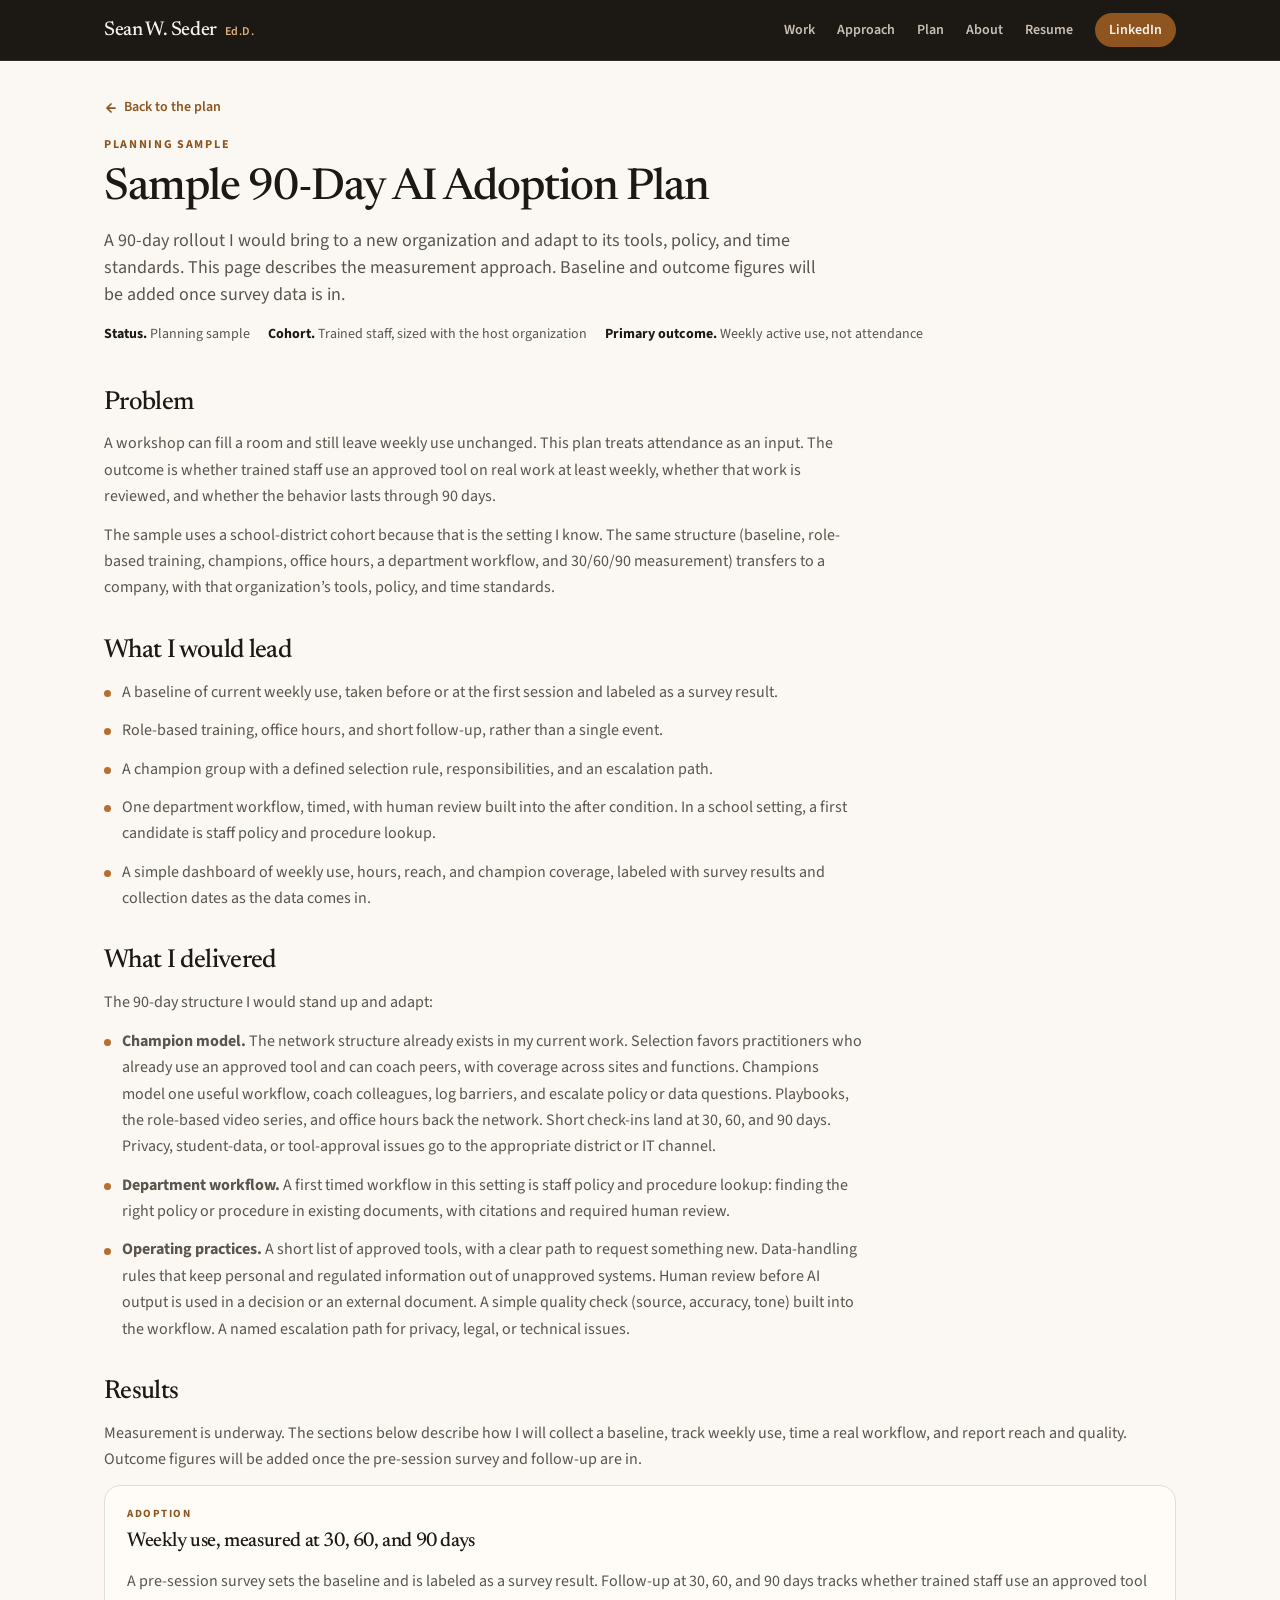
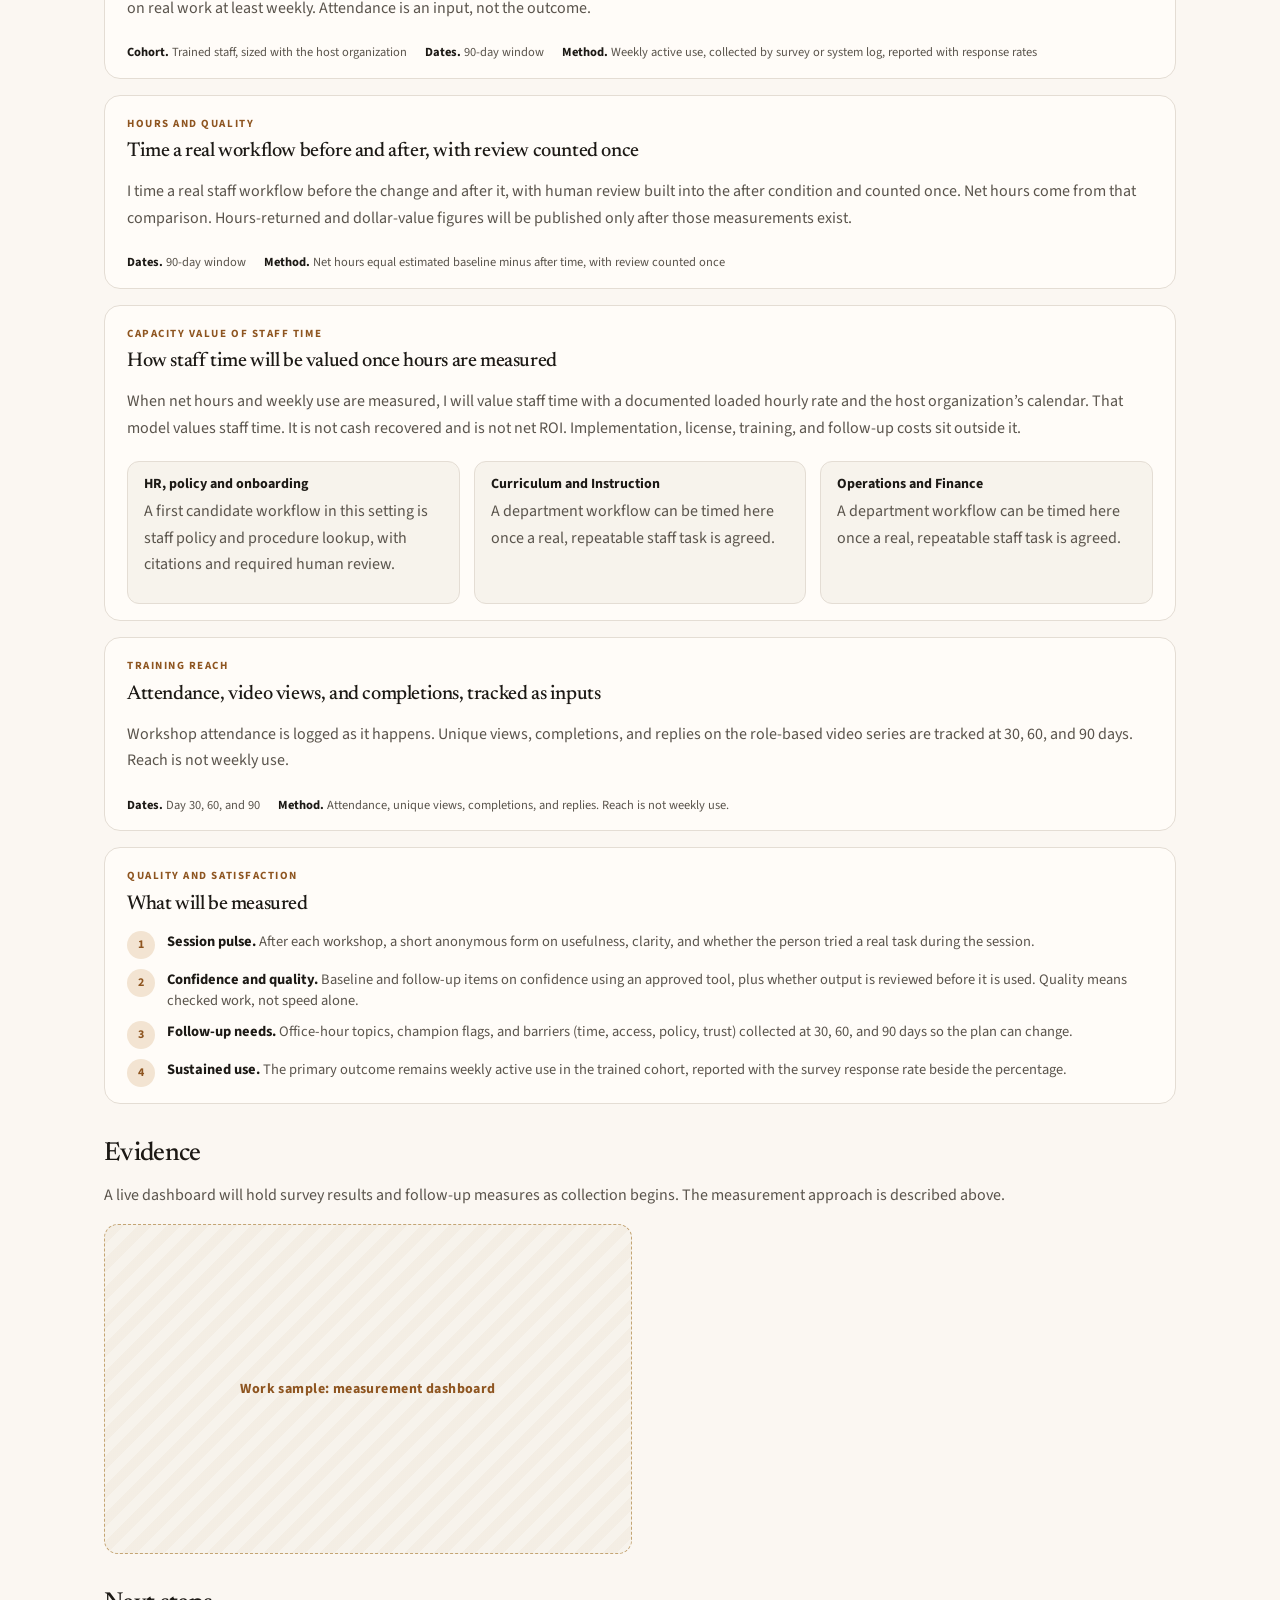
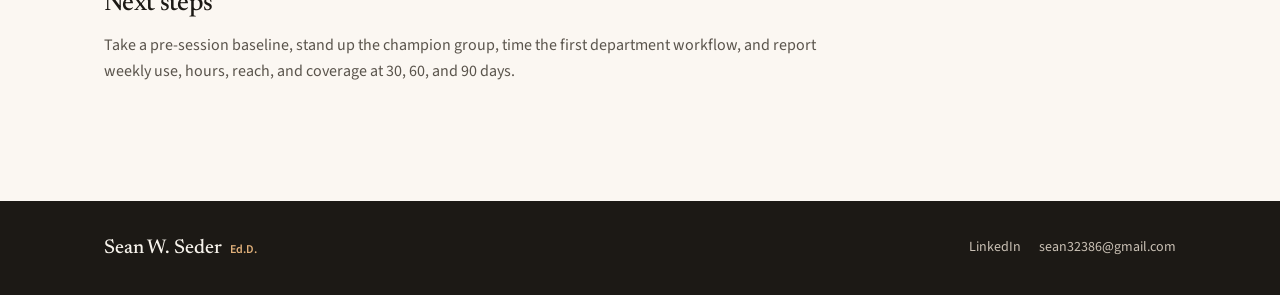
<file: case-90day.html>
<!DOCTYPE html>
<html lang="en">
<head>
<meta charset="utf-8">
<meta name="viewport" content="width=device-width, initial-scale=1">
<title>Sample 90-Day AI Adoption Plan | Sean W. Seder, Ed.D.</title>
<meta name="description" content="A sample 90-day AI adoption plan describing the measurement approach, by Sean W. Seder, Ed.D.">
<link rel="preconnect" href="https://fonts.googleapis.com">
<link rel="preconnect" href="https://fonts.gstatic.com" crossorigin>
<link href="https://fonts.googleapis.com/css2?family=Newsreader:opsz,wght@6..72,500;6..72,600&family=Source+Sans+3:wght@400;600;700&display=swap" rel="stylesheet">
<link rel="stylesheet" href="styles.css">
<style>/* Concept B v8. Public portfolio. No em dashes in any copy. */
:root {
  --charcoal: #1C1915;
  --charcoal-800: #2C2823;
  --stone-600: #5A544C;
  --stone-200: #E4DDD4;
  --stone-100: #EFE8DF;
  --stone-on-dark: #C9C0B4;
  --ivory: #F7F3EC;
  --paper: #FBF7F2;
  --cream: #FFFCF8;
  --copper: #B56E32;
  --copper-dark: #8E5520;
  --copper-deep: #7A481C;
  --copper-light: #E0B07A;
  --copper-soft: #F3E4D2;
  --copper-line: #C4A574;
  --focus: #8E5520;
  --shadow: 0 16px 40px rgba(28, 25, 21, 0.10);
  --shadow-soft: 0 8px 24px rgba(28, 25, 21, 0.06);
  --wrap: 1120px;
  --pad: 24px;
}
* { box-sizing: border-box; margin: 0; padding: 0; }
html { scroll-behavior: smooth; }
html, body {
  background: var(--paper);
  color: var(--charcoal);
  font-family: "Source Sans 3", "Source Sans Pro", sans-serif;
  line-height: 1.5;
  -webkit-font-smoothing: antialiased;
  text-rendering: optimizeLegibility;
}
body { overflow-x: clip; }
img { display: block; max-width: 100%; height: auto; }
a { color: inherit; text-decoration: none; }
a:hover { color: var(--copper-dark); }
button { font: inherit; background: none; border: 0; cursor: pointer; color: inherit; }
ul, ol { list-style: none; }
h1, h2, h3, h4, .serif {
  font-family: Newsreader, "Times New Roman", serif;
  font-weight: 500;
  letter-spacing: -0.025em;
  line-height: 1.15;
  color: var(--charcoal);
}
:focus-visible { outline: 2px solid var(--focus); outline-offset: 3px; }

.skip {
  position: absolute; left: 16px; top: -48px;
  background: var(--charcoal); color: var(--ivory);
  padding: 8px 14px; z-index: 50; border-radius: 6px; font-weight: 600; font-size: 14px;
}
.skip:focus { top: 10px; }

.wrap {
  width: 100%;
  max-width: var(--wrap);
  margin: 0 auto;
  padding-left: var(--pad);
  padding-right: var(--pad);
}

/* Target tag: small, tasteful, for unverified figures only */
.tg, .tag-target {
  display: inline-flex; align-items: center; justify-content: center;
  height: 18px; padding: 0 7px; border-radius: 100px;
  font-family: "Source Sans 3", sans-serif;
  font-size: 10px; font-weight: 700; letter-spacing: 0.08em;
  text-transform: uppercase; line-height: 1;
  background: var(--copper-soft); color: var(--copper-dark);
  vertical-align: middle; white-space: nowrap;
  position: relative; top: -1px;
}
h2 .tg, h3 .tg, .kpi-value .tg { margin-left: 8px; top: -6px; }
.kpi-value .tg { top: -12px; }

.status {
  display: inline-flex; align-items: center; height: 22px; padding: 0 9px;
  border-radius: 100px; font-size: 11px; font-weight: 600;
  letter-spacing: 0.05em; text-transform: uppercase; white-space: nowrap;
}
.status-delivered { background: var(--stone-100); color: var(--charcoal-800); }
.status-proto { background: var(--copper-soft); color: var(--copper-dark); }
.status-beta { background: var(--stone-100); color: var(--charcoal-800); }
.status-plan { background: var(--cream); color: var(--copper-dark); border: 1px dashed var(--copper-line); }

.kicker {
  font-size: 12px; letter-spacing: 0.14em; text-transform: uppercase;
  color: var(--copper-dark); font-weight: 700; margin-bottom: 8px;
}
.kicker.on-dark { color: var(--copper-light); }
.section-title { font-size: clamp(26px, 3vw, 34px); }
.section-head {
  display: flex; justify-content: space-between; align-items: flex-end;
  gap: 24px; margin-bottom: 28px; flex-wrap: wrap;
}
.section-lede {
  font-size: 16px; color: var(--stone-600); max-width: 520px; line-height: 1.5;
}

/* Header */
.site-header {
  background: var(--charcoal); color: var(--ivory);
  position: sticky; top: 0; z-index: 30;
  border-bottom: 1px solid rgba(247, 243, 236, 0.08);
}
.site-header .wrap {
  min-height: 60px;
  display: flex; align-items: center; gap: 20px;
}
.wordmark {
  display: flex; align-items: baseline; gap: 8px;
  color: var(--ivory); flex-shrink: 0;
}
.wordmark:hover { color: var(--ivory); }
.wm-name {
  font-family: Newsreader, serif; font-weight: 500;
  font-size: 20px; letter-spacing: -0.02em; line-height: 1;
}
.wm-edd {
  font-family: "Source Sans 3", sans-serif;
  font-size: 12px; font-weight: 600; letter-spacing: 0.04em;
  color: var(--copper-light);
}
.primary-nav {
  display: flex; align-items: center; gap: 22px; margin-left: auto;
  font-size: 14px; font-weight: 600; color: var(--stone-on-dark);
}
.primary-nav a:hover { color: var(--ivory); }
.nav-cta {
  background: var(--copper-dark); color: var(--ivory) !important;
  height: 34px; padding: 0 14px; border-radius: 999px;
  display: inline-flex; align-items: center;
}
.nav-cta:hover { background: var(--copper-deep); color: var(--ivory) !important; }
.menu-toggle { display: none; }
.mobile-panel { display: none; }

/* Buttons */
.btn {
  display: inline-flex; align-items: center; justify-content: center;
  height: 44px; padding: 0 20px; border-radius: 999px;
  font-size: 15px; font-weight: 600; gap: 8px;
}
.btn-primary { background: var(--copper-dark); color: var(--ivory) !important; }
.btn-primary:hover { background: var(--copper-deep); color: var(--ivory) !important; }
.btn-ghost { background: transparent; color: var(--ivory) !important; border: 1px solid rgba(247, 243, 236, 0.30); }
.btn-ghost:hover { border-color: var(--ivory); color: var(--ivory) !important; }
.btn-ghost-dark { background: transparent; color: var(--charcoal); border: 1px solid var(--stone-200); }
.btn-ghost-dark:hover { border-color: var(--charcoal); color: var(--charcoal); }

/* Hero */
.hero {
  background: var(--charcoal); color: var(--ivory);
  padding: 48px 0 92px;
}
.hero .wrap {
  display: grid; grid-template-columns: 200px 1fr; gap: 56px; align-items: center;
}
.portrait { justify-self: start; }
.photo-wrap {
  position: relative; width: 200px; height: 200px;
}
.photo-accent {
  /* One simple copper rounded square, offset. No rings. */
  position: absolute; right: -10px; bottom: -10px;
  width: 186px; height: 186px; border-radius: 28px;
  background: var(--copper); z-index: 0;
}
.photo {
  position: relative; z-index: 1;
  width: 186px; height: 186px; border-radius: 24px;
  overflow: hidden;
  background: var(--stone-100);
  box-shadow: 0 8px 24px rgba(0, 0, 0, 0.28);
}
.photo img { width: 100%; height: 100%; object-fit: cover; object-position: center 18%; }
.hero-copy { min-width: 0; }
.hero h1 {
  font-size: clamp(34px, 4.4vw, 52px);
  line-height: 1.04;
  color: var(--ivory);
  margin: 0 0 16px;
}
.hero-support {
  font-size: 18px; line-height: 1.45;
  color: var(--stone-on-dark);
  max-width: 640px;
  font-weight: 400;
}
.avail {
  margin-top: 16px;
  font-size: 14px; font-weight: 600;
  color: var(--copper-light);
  letter-spacing: 0.01em;
}
.hero .rule { width: 48px; height: 2px; background: var(--copper); margin: 22px 0; }
.hero .actions { display: flex; gap: 12px; flex-wrap: wrap; }

/* Proof band */
.proof {
  position: relative; z-index: 2;
  margin-top: -52px; padding-bottom: 8px;
}
.proof-card {
  background: var(--cream);
  border: 1px solid var(--stone-200);
  border-radius: 18px;
  box-shadow: var(--shadow);
  display: grid;
  grid-template-columns: repeat(4, 1fr);
  overflow: hidden;
}
.kpi {
  padding: 22px 22px 20px;
  border-right: 1px solid var(--stone-200);
  min-width: 0;
}
.kpi:last-child { border-right: 0; }
.kpi-value {
  font-family: Newsreader, serif;
  font-weight: 500;
  font-size: clamp(32px, 3.2vw, 44px);
  letter-spacing: -0.03em;
  line-height: 1;
  color: var(--charcoal);
  font-variant-numeric: tabular-nums;
  font-feature-settings: "tnum";
}
.kpi-value .unit { font-size: 0.52em; letter-spacing: -0.02em; }
.kpi-label { font-size: 14px; font-weight: 600; line-height: 1.3; margin-top: 10px; color: var(--charcoal); }
.kpi-sub { font-size: 13px; color: var(--stone-600); line-height: 1.4; margin-top: 4px; }

/* Sections */
section.work, section.approach, section.plan, section.about, section.contact, section.case {
  padding: 72px 0;
}
section.approach, section.about { background: var(--ivory); border-top: 1px solid var(--stone-200); border-bottom: 1px solid var(--stone-200); }
section.plan { padding-top: 72px; }

/* Work cards */
.cards { display: grid; grid-template-columns: repeat(3, 1fr); gap: 20px; }
.card {
  background: var(--cream); border: 1px solid var(--stone-200); border-radius: 16px;
  overflow: hidden; display: flex; flex-direction: column; min-width: 0;
  box-shadow: var(--shadow-soft);
}
.card:hover { border-color: var(--copper-line); }
.card-visual {
  height: 168px; background: var(--ivory);
  border-bottom: 1px solid var(--stone-200);
  display: flex; align-items: center; justify-content: center;
  padding: 16px 18px;
}
.card-visual svg { width: 100%; height: 100%; }
.card-body { padding: 18px 20px 20px; display: flex; flex-direction: column; flex: 1; }
.card-top { display: flex; justify-content: space-between; align-items: flex-start; gap: 10px; margin-bottom: 8px; }
.card h3 { font-size: 22px; }
.card-desc { font-size: 15px; line-height: 1.5; color: var(--stone-600); margin: 8px 0 16px; }
.card-link {
  margin-top: auto; font-size: 14px; font-weight: 700; color: var(--copper-dark);
  display: inline-flex; align-items: center; gap: 6px;
}
.card-link:hover { color: var(--copper-deep); }
.card-link svg { width: 14px; height: 14px; }

/* Approach */
.steps { display: grid; grid-template-columns: repeat(2, 1fr); gap: 18px; }
.step {
  background: var(--cream); border: 1px solid var(--stone-200);
  border-radius: 14px; padding: 20px 22px;
}
.step-num {
  font-family: Newsreader, serif; font-size: 22px; color: var(--copper-dark);
  font-weight: 500; margin-bottom: 6px;
}
.step h3 { font-size: 20px; margin-bottom: 8px; }
.step p { font-size: 15px; color: var(--stone-600); line-height: 1.5; }

/* Plan notice */
.plan-note {
  font-size: 15px; color: var(--stone-600);
  background: var(--copper-soft);
  border-left: 3px solid var(--copper);
  padding: 12px 16px; border-radius: 0 10px 10px 0;
  margin-bottom: 28px; line-height: 1.45;
}
.plan-note strong { color: var(--charcoal); font-weight: 700; }

.exhibits { display: grid; grid-template-columns: 1fr 1fr; gap: 20px; }
.exhibit {
  background: var(--cream);
  border: 1px solid var(--stone-200);
  border-radius: 16px;
  padding: 20px 22px 16px;
  display: flex; flex-direction: column; min-width: 0;
}
.exhibit.wide { grid-column: 1 / -1; }
.exhibit-kicker {
  font-size: 11px; letter-spacing: 0.14em; text-transform: uppercase;
  color: var(--copper-dark); font-weight: 700; margin-bottom: 6px;
}
.exhibit-title {
  font-family: Newsreader, serif; font-weight: 500; font-size: 20px;
  letter-spacing: -0.02em; line-height: 1.3; margin-bottom: 14px;
}
.exhibit-viz { flex: 1; display: flex; align-items: center; justify-content: center; min-width: 0; }
.exhibit-viz svg { width: 100%; height: auto; max-width: 100%; }
.exhibit-source {
  font-size: 12.5px; color: var(--stone-600); line-height: 1.45;
  margin-top: 12px; padding-top: 10px; border-top: 1px solid var(--stone-200);
}
.exhibit-source a { color: var(--copper-dark); font-weight: 600; text-decoration: underline; text-underline-offset: 2px; }

/* Value block */
.value-grid { display: grid; grid-template-columns: 0.85fr 1.15fr; gap: 24px; align-items: center; width: 100%; }
.value-hero { text-align: left; }
.value-amount {
  font-family: Newsreader, serif; font-size: 56px; letter-spacing: -0.03em; line-height: 1;
  color: var(--copper-dark); font-variant-numeric: tabular-nums;
}
.value-caption { font-size: 15px; font-weight: 600; margin-top: 8px; }
.value-sub { font-size: 13px; color: var(--stone-600); margin-top: 4px; }
.formula { width: 100%; border-collapse: collapse; font-size: 14px; }
.formula th, .formula td {
  text-align: left; padding: 8px 0; border-bottom: 1px solid var(--stone-200); vertical-align: top;
}
.formula th { font-weight: 500; color: var(--stone-600); padding-right: 12px; }
.formula td { text-align: right; font-variant-numeric: tabular-nums; font-weight: 600; }
.formula tr.total th, .formula tr.total td {
  border-bottom: 0; background: var(--copper-soft);
  font-family: Newsreader, serif; font-size: 18px; font-weight: 500; color: var(--copper-dark);
  padding: 10px 12px;
}
.formula tr.total th { border-radius: 8px 0 0 8px; }
.formula tr.total td { border-radius: 0 8px 8px 0; }

.depts { display: grid; grid-template-columns: repeat(3, 1fr); gap: 14px; width: 100%; }
.dept {
  background: var(--ivory); border: 1px solid var(--stone-200);
  border-radius: 12px; padding: 14px 16px;
}
.dept h4 { font-family: "Source Sans 3", sans-serif; font-size: 14px; font-weight: 700; letter-spacing: 0; margin-bottom: 6px; }
.dept .amt {
  font-family: Newsreader, serif; font-size: 26px; color: var(--copper-dark);
  letter-spacing: -0.02em; font-variant-numeric: tabular-nums;
}
.dept p { font-size: 13px; color: var(--stone-600); margin-top: 6px; line-height: 1.4; }

/* Champions */
.champ-grid { display: grid; grid-template-columns: 160px 1fr; gap: 24px; width: 100%; align-items: start; }
.champ-stat { text-align: left; }
.champ-num {
  font-family: Newsreader, serif; font-size: 56px; letter-spacing: -0.03em; line-height: 1;
  color: var(--copper-dark); font-variant-numeric: tabular-nums;
}
.champ-list { display: grid; gap: 10px; }
.champ-item { font-size: 14.5px; color: var(--stone-600); line-height: 1.45; }
.champ-item strong { color: var(--charcoal); font-weight: 700; display: block; margin-bottom: 1px; }

/* Reach / quality */
.bars { width: 100%; display: grid; gap: 12px; }
.bar-row { display: grid; grid-template-columns: 88px 1fr 64px; gap: 10px; align-items: center; font-size: 13px; }
.bar-row .lab { color: var(--stone-600); font-weight: 600; }
.bar-row .val { text-align: right; font-variant-numeric: tabular-nums; font-weight: 700; }
.bar-track { height: 12px; background: var(--stone-100); border-radius: 99px; overflow: hidden; }
.bar-fill { height: 100%; background: var(--copper); border-radius: 99px; }
.measure-list { display: grid; gap: 10px; width: 100%; }
.measure-item {
  display: grid; grid-template-columns: 28px 1fr; gap: 12px; align-items: start;
  font-size: 14.5px; color: var(--stone-600); line-height: 1.45;
}
.measure-item .dot {
  width: 28px; height: 28px; border-radius: 50%;
  background: var(--copper-soft); color: var(--copper-dark);
  display: flex; align-items: center; justify-content: center;
  font-size: 12px; font-weight: 700;
}

.plan-cta { margin-top: 28px; display: flex; justify-content: flex-start; }

/* About */
.about-grid { display: grid; grid-template-columns: 0.9fr 1.1fr; gap: 48px; }
.about-lead { font-family: Newsreader, serif; font-size: 24px; line-height: 1.35; margin-bottom: 16px; font-weight: 500; }
.about-grid p { font-size: 16px; line-height: 1.6; color: var(--stone-600); margin-bottom: 14px; }
.fact-list li {
  display: grid; grid-template-columns: 148px 1fr; gap: 16px;
  padding: 12px 0; border-bottom: 1px solid var(--stone-200);
  font-size: 15px; line-height: 1.45;
}
.fact-list li:first-child { border-top: 1px solid var(--stone-200); }
.fact-list strong { font-weight: 700; }
.fact-list span { color: var(--stone-600); }

/* Contact */
.contact-row {
  display: grid; grid-template-columns: 1.2fr 0.8fr; gap: 40px; align-items: start;
}
.contact-actions { display: flex; flex-wrap: wrap; gap: 12px; margin-top: 20px; }
.contact-list { display: grid; gap: 0; }
.contact-list a, .contact-list div {
  display: flex; justify-content: space-between; align-items: baseline; gap: 16px;
  padding: 14px 0; border-bottom: 1px solid var(--stone-200);
  font-size: 16px;
}
.contact-list a:first-child, .contact-list div:first-of-type { border-top: 1px solid var(--stone-200); }
.contact-list .lab { font-weight: 600; }
.contact-list .val { color: var(--stone-600); font-weight: 500; word-break: break-word; }

/* Footer */
.site-footer { background: var(--charcoal); color: var(--ivory); padding: 32px 0; }
.site-footer .wrap { display: flex; justify-content: space-between; align-items: center; gap: 24px; flex-wrap: wrap; }
.f-brand { display: flex; align-items: baseline; gap: 8px; }
.f-name { font-family: Newsreader, serif; font-size: 20px; font-weight: 500; }
.f-edd { font-size: 12px; font-weight: 600; color: var(--copper-light); }
.f-meta { font-size: 14px; color: var(--stone-on-dark); display: flex; gap: 18px; flex-wrap: wrap; }
.f-meta a:hover { color: var(--ivory); }

/* Case study pages */
.case-hero { padding: 36px 0 8px; }
.back {
  display: inline-flex; align-items: center; gap: 6px;
  font-size: 14px; font-weight: 600; color: var(--copper-dark); margin-bottom: 18px;
}
.case-hero h1 { font-size: clamp(30px, 4vw, 44px); margin: 10px 0 12px; max-width: 900px; }
.case-hero .lede { font-size: 18px; color: var(--stone-600); max-width: 720px; line-height: 1.5; }
.case-meta { display: flex; flex-wrap: wrap; gap: 8px 18px; margin-top: 16px; font-size: 14px; color: var(--stone-600); }
.case-meta strong { color: var(--charcoal); font-weight: 700; }
.case-body { padding: 36px 0 80px; }
.case-block { max-width: 760px; margin-bottom: 36px; }
.case-block h2 { font-size: 26px; margin-bottom: 12px; }
.case-block p, .case-block li { font-size: 16px; line-height: 1.65; color: var(--stone-600); margin-bottom: 12px; }
.case-block ul, .case-block ol { padding-left: 0; }
.case-block li { padding-left: 18px; position: relative; }
.case-block li::before {
  content: ""; position: absolute; left: 0; top: 0.7em;
  width: 7px; height: 7px; border-radius: 50%; background: var(--copper);
}
.case-block.wide { max-width: 1120px; }
.split { display: grid; grid-template-columns: 1fr 1fr; gap: 16px; margin: 16px 0 8px; }
.panel {
  background: var(--cream); border: 1px solid var(--stone-200);
  border-radius: 12px; padding: 16px 18px;
}
.panel h3 { font-family: "Source Sans 3", sans-serif; font-size: 14px; font-weight: 700; letter-spacing: 0; margin-bottom: 8px; }
.panel p, .panel li { font-size: 14.5px; margin-bottom: 6px; }
.missing {
  background: var(--ivory); border: 1px dashed var(--copper-line);
  border-radius: 12px; padding: 14px 16px; font-size: 14.5px; color: var(--stone-600);
}
.missing strong { color: var(--charcoal); }

/* Arch diagram helpers */
.arch {
  width: 100%; background: var(--cream); border: 1px solid var(--stone-200);
  border-radius: 16px; padding: 16px 12px 8px; margin: 8px 0 20px;
}

/* Responsive */
@media (max-width: 980px) {
  :root { --pad: 20px; }
  .hero .wrap { grid-template-columns: 160px 1fr; gap: 32px; }
  .photo-wrap, .photo-accent, .photo { }
  .photo-wrap { width: 160px; height: 160px; }
  .photo-accent { width: 148px; height: 148px; right: -8px; bottom: -8px; border-radius: 22px; }
  .photo { width: 148px; height: 148px; border-radius: 20px; }
  .proof-card, .cards, .exhibits, .steps, .about-grid, .contact-row, .value-grid, .depts, .champ-grid, .split {
    grid-template-columns: 1fr 1fr;
  }
  .depts, .champ-grid, .value-grid, .about-grid, .contact-row { grid-template-columns: 1fr; }
  .cards { grid-template-columns: 1fr; }
  .primary-nav a:not(.nav-cta) { display: none; }
  .menu-toggle { display: inline-flex; margin-left: auto; color: var(--ivory); font-size: 14px; font-weight: 600; height: 34px; padding: 0 12px; border: 1px solid rgba(247,243,236,0.28); border-radius: 999px; align-items: center; }
  .site-header { position: relative; }
  .site-header.is-open .mobile-panel,
  .site-header:has(.menu-toggle[open]) { }
  .mobile-panel {
    display: none; position: absolute; left: 0; right: 0; top: 100%;
    background: var(--charcoal); border-bottom: 1px solid rgba(247,243,236,0.1);
    padding: 8px 24px 20px; flex-direction: column; gap: 4px;
  }
  .site-header:has(.menu-toggle[open]) .mobile-panel,
  .mobile-panel.is-on { display: flex; }
  .mobile-panel a {
    color: var(--stone-on-dark); font-weight: 600; font-size: 16px; padding: 10px 0;
    border-bottom: 1px solid rgba(247,243,236,0.08);
  }
  .mobile-panel a:hover { color: var(--ivory); }
  /* details-based toggle */
  details.menu-toggle { position: static; }
  details.menu-toggle summary { list-style: none; cursor: pointer; }
  details.menu-toggle summary::-webkit-details-marker { display: none; }
  details.menu-toggle[open] + .mobile-panel { display: flex; }
}
/* Fallback if :has not applied: use checkbox */
@media (max-width: 980px) {
  #nav-check { display: none; }
  #nav-check:checked ~ .mobile-panel { display: flex; }
}

@media (max-width: 700px) {
  :root { --pad: 16px; }
  .hero { padding: 32px 0 80px; }
  .hero .wrap { grid-template-columns: 1fr; gap: 24px; justify-items: start; }
  .hero h1 { font-size: 32px; }
  .hero-support { font-size: 16px; }
  .proof-card { grid-template-columns: 1fr; }
  .kpi { border-right: 0; border-bottom: 1px solid var(--stone-200); }
  .kpi:last-child { border-bottom: 0; }
  .exhibits, .steps, .split { grid-template-columns: 1fr; }
  section.work, section.approach, section.plan, section.about, section.contact, section.case { padding: 48px 0; }
  .value-amount, .champ-num { font-size: 44px; }
  .bar-row { grid-template-columns: 72px 1fr 56px; font-size: 12.5px; }
  .fact-list li { grid-template-columns: 1fr; gap: 4px; }
  .section-head { align-items: flex-start; }
}

@media (prefers-reduced-motion: reduce) {
  html { scroll-behavior: auto; }
}

/* Nav checkbox pattern */
.nav-check { position: absolute; width: 1px; height: 1px; overflow: hidden; clip: rect(0 0 0 0); }
label.menu-toggle { display: none; }
.mobile-panel { display: none; }

@media (max-width: 980px) {
  .primary-nav { display: none; }
  label.menu-toggle {
    display: inline-flex; margin-left: auto;
    color: var(--ivory); font-size: 14px; font-weight: 600;
    height: 34px; padding: 0 14px;
    border: 1px solid rgba(247,243,236,0.28); border-radius: 999px;
    align-items: center; cursor: pointer;
  }
  label.menu-toggle:hover { border-color: var(--ivory); }
  .header-cta { display: inline-flex; }
  .mobile-panel {
    display: none; position: absolute; left: 0; right: 0; top: 100%;
    background: var(--charcoal);
    border-bottom: 1px solid rgba(247,243,236,0.1);
    padding: 8px var(--pad) 16px;
    flex-direction: column;
  }
  .nav-check:checked ~ .mobile-panel { display: flex; }
  .nav-check:focus-visible + label.menu-toggle { outline: 2px solid var(--copper-light); outline-offset: 3px; }
  .mobile-panel a {
    color: var(--stone-on-dark); font-weight: 600; font-size: 16px; padding: 12px 0;
    border-bottom: 1px solid rgba(247,243,236,0.08);
  }
  .mobile-panel a:hover { color: var(--ivory); }
}

/* Always-visible LinkedIn on small screens */
.header-cta {
  background: var(--copper-dark); color: var(--ivory) !important;
  height: 34px; padding: 0 14px; border-radius: 999px;
  display: none; align-items: center; font-size: 14px; font-weight: 600;
}
.header-cta:hover { background: var(--copper-deep); color: var(--ivory) !important; }
@media (max-width: 980px) {
  .header-cta { display: inline-flex; }
}

/* Chart label floor */
.exhibit-viz text { font-size: 13px; }

/* Icon sizing: inline arrows must stay 14px, never the SVG default size */
.btn svg,
.card-link svg,
.back svg,
.plan-cta svg {
  width: 14px;
  height: 14px;
  flex-shrink: 0;
  display: block;
}
.btn { white-space: nowrap; }
.back { white-space: nowrap; }
.section-head > div { flex: 1 1 280px; min-width: 0; }
.section-lede { flex: 0 1 420px; }
.bar-row { grid-template-columns: 110px 1fr 64px; }
@media (max-width: 700px) {
  .bar-row { grid-template-columns: 100px 1fr 52px; }
}
.arch { overflow: hidden; }

.status-active { background: var(--copper-soft); color: var(--copper-dark); }
.more { margin-top: 40px; }
.more-head { display: flex; justify-content: space-between; align-items: flex-end; gap: 16px; margin-bottom: 16px; flex-wrap: wrap; }
.more-head h3 { font-size: 22px; }
.more-note { font-size: 14px; color: var(--stone-600); max-width: 420px; line-height: 1.45; }
.more-grid { display: grid; grid-template-columns: repeat(3, 1fr); gap: 16px; }
.more-item {
  background: var(--cream); border: 1px solid var(--stone-200);
  border-radius: 12px; padding: 16px 18px; min-width: 0;
}
.more-item h4 { font-size: 18px; margin: 8px 0 6px; }
.more-item p { font-size: 14.5px; color: var(--stone-600); line-height: 1.45; }
@media (max-width: 700px) {
  .more-grid { grid-template-columns: 1fr; }
}


/* v8: artifact slots, dual value figures, chart meta */
.artifact-grid {
  display: grid;
  grid-template-columns: 1fr 1fr;
  gap: 16px;
  margin: 16px 0 8px;
  max-width: 760px;
}
.case-block.wide .artifact-grid { max-width: 1120px; }
.artifact { margin: 0; }
.artifact-frame {
  aspect-ratio: 16 / 10;
  border: 1.5px dashed var(--copper-line);
  border-radius: 14px;
  background:
    repeating-linear-gradient(-45deg, transparent, transparent 10px, rgba(181, 110, 50, 0.045) 10px, rgba(181, 110, 50, 0.045) 20px),
    var(--ivory);
  display: flex;
  align-items: center;
  justify-content: center;
  text-align: center;
  padding: 20px 24px;
  color: var(--copper-dark);
  font-family: "Source Sans 3", sans-serif;
  font-size: 14px;
  font-weight: 700;
  letter-spacing: 0.03em;
  line-height: 1.35;
  min-height: 140px;
}
.artifact figcaption {
  font-size: 13px;
  color: var(--stone-600);
  margin-top: 8px;
  line-height: 1.4;
}

.value-pair {
  display: grid;
  grid-template-columns: 1fr 1fr;
  gap: 16px;
  width: 100%;
  margin-bottom: 8px;
}
.value-pair .value-hero {
  background: var(--ivory);
  border: 1px solid var(--stone-200);
  border-radius: 12px;
  padding: 16px 18px 18px;
}
.value-pair .value-amount { font-size: 48px; }
.value-pair .value-caption { margin-top: 6px; }

.chart-meta {
  font-size: 12.5px;
  color: var(--stone-600);
  margin-top: 10px;
  display: flex;
  flex-wrap: wrap;
  gap: 4px 18px;
}
.chart-meta strong { color: var(--charcoal); font-weight: 700; }

.method-note {
  font-size: 13px;
  color: var(--stone-600);
  line-height: 1.5;
  margin-top: 14px;
  padding-top: 12px;
  border-top: 1px solid var(--stone-200);
}
.method-note strong { color: var(--charcoal); font-weight: 700; }

.legend-row {
  display: flex;
  flex-wrap: wrap;
  gap: 14px 20px;
  font-size: 12.5px;
  color: var(--stone-600);
  margin-top: 8px;
  align-items: center;
}
.legend-row .swatch {
  display: inline-flex;
  align-items: center;
  gap: 6px;
}
.legend-row i {
  display: inline-block;
  width: 18px;
  height: 10px;
  border-radius: 99px;
  flex-shrink: 0;
}
.legend-row i.solid { background: var(--copper); }
.legend-row i.dashed {
  background: repeating-linear-gradient(90deg, var(--copper) 0 8px, transparent 8px 12px);
  box-shadow: inset 0 0 0 1px transparent;
  height: 3px;
  width: 22px;
  border-radius: 0;
}
.legend-row i.hollow {
  width: 10px;
  height: 10px;
  border-radius: 50%;
  background: var(--cream);
  border: 1.75px solid var(--stone-600);
}
.legend-row i.hatch {
  width: 16px;
  height: 10px;
  border-radius: 2px;
  background:
    repeating-linear-gradient(-45deg, #5A544C 0 2px, transparent 2px 5px),
    var(--stone-100);
  border: 1px solid var(--stone-600);
}

@media (max-width: 700px) {
  .artifact-grid, .value-pair { grid-template-columns: 1fr; }
  .value-pair .value-amount { font-size: 42px; }
  .artifact-frame { min-height: 120px; }
}

/* v8 polish */
section[id], .case-hero { scroll-margin-top: 72px; }
.artifact-grid.three { grid-template-columns: repeat(3, 1fr); }
@media (max-width: 700px) {
  .artifact-grid.three { grid-template-columns: 1fr; }
  .chart-callout { display: none; }
  .arch { overflow-x: auto; -webkit-overflow-scrolling: touch; }
  .arch svg { min-width: 860px; height: auto; }
}
</style>
<link rel="icon" href="assets/favicon.svg" type="image/svg+xml">
<link rel="icon" href="assets/favicon-32.png" sizes="32x32">
<link rel="apple-touch-icon" href="assets/favicon-180.png">
</head>
<body>
<a class="skip" href="#main">Skip to content</a>
<header class="site-header">
  <div class="wrap">
    <a class="wordmark" href="index.html">
      <span class="wm-name">Sean W. Seder</span>
      <span class="wm-edd">Ed.D.</span>
    </a>
    <input type="checkbox" id="nav-check" class="nav-check" />
    <label class="menu-toggle" for="nav-check">Menu</label>
    <a class="header-cta" href="https://www.linkedin.com/in/sean-seder-4b7b10126">LinkedIn</a>
    <nav class="primary-nav" aria-label="Primary">
      <a href="index.html#work">Work</a>
      <a href="index.html#approach">Approach</a>
      <a href="index.html#plan">Plan</a>
      <a href="index.html#about">About</a>
      <a href="Sean_Seder_Resume.pdf?v=20261118">Resume</a>
      <a class="nav-cta" href="https://www.linkedin.com/in/sean-seder-4b7b10126">LinkedIn</a>
    </nav>
    <nav class="mobile-panel" aria-label="Mobile">
      <a href="index.html#work">Work</a>
      <a href="index.html#approach">Approach</a>
      <a href="index.html#plan">Plan</a>
      <a href="index.html#about">About</a>
      <a href="Sean_Seder_Resume.pdf?v=20261118">Resume</a>
      <a href="https://www.linkedin.com/in/sean-seder-4b7b10126">LinkedIn</a>
    </nav>
  </div>
</header>
<main id="main">
<section class="case-hero">
  <div class="wrap">
    <a class="back" href="index.html#plan"><svg viewBox="0 0 14 14" width="14" height="14" fill="none" aria-hidden="true"><path d="M11 7H3M7 3L3 7l4 4" stroke="currentColor" stroke-width="1.75" stroke-linecap="round" stroke-linejoin="round"/></svg> Back to the plan</a>
    <div class="kicker">Planning sample</div>
    <h1>Sample 90-Day AI Adoption Plan</h1>
    <p class="lede">A 90-day rollout I would bring to a new organization and adapt to its tools, policy, and time standards. This page describes the measurement approach. Baseline and outcome figures will be added once survey data is in.</p>
    <div class="case-meta">
      <span><strong>Status.</strong> Planning sample</span>
      <span><strong>Cohort.</strong> Trained staff, sized with the host organization</span>
      <span><strong>Primary outcome.</strong> Weekly active use, not attendance</span>
    </div>
  </div>
</section>
<section class="case-body">
  <div class="wrap">
    <div class="case-block">
      <h2>Problem</h2>
      <p>A workshop can fill a room and still leave weekly use unchanged. This plan treats attendance as an input. The outcome is whether trained staff use an approved tool on real work at least weekly, whether that work is reviewed, and whether the behavior lasts through 90 days.</p>
      <p>The sample uses a school-district cohort because that is the setting I know. The same structure (baseline, role-based training, champions, office hours, a department workflow, and 30/60/90 measurement) transfers to a company, with that organization’s tools, policy, and time standards.</p>
    </div>
    <div class="case-block">
      <h2>What I would lead</h2>
      <ul>
        <li>A baseline of current weekly use, taken before or at the first session and labeled as a survey result.</li>
        <li>Role-based training, office hours, and short follow-up, rather than a single event.</li>
        <li>A champion group with a defined selection rule, responsibilities, and an escalation path.</li>
        <li>One department workflow, timed, with human review built into the after condition. In a school setting, a first candidate is staff policy and procedure lookup.</li>
        <li>A simple dashboard of weekly use, hours, reach, and champion coverage, labeled with survey results and collection dates as the data comes in.</li>
      </ul>
    </div>
    <div class="case-block">
      <h2>What I delivered</h2>
      <p>The 90-day structure I would stand up and adapt:</p>
      <ul>
        <li><strong>Champion model.</strong> The network structure already exists in my current work. Selection favors practitioners who already use an approved tool and can coach peers, with coverage across sites and functions. Champions model one useful workflow, coach colleagues, log barriers, and escalate policy or data questions. Playbooks, the role-based video series, and office hours back the network. Short check-ins land at 30, 60, and 90 days. Privacy, student-data, or tool-approval issues go to the appropriate district or IT channel.</li>
        <li><strong>Department workflow.</strong> A first timed workflow in this setting is staff policy and procedure lookup: finding the right policy or procedure in existing documents, with citations and required human review.</li>
        <li><strong>Operating practices.</strong> A short list of approved tools, with a clear path to request something new. Data-handling rules that keep personal and regulated information out of unapproved systems. Human review before AI output is used in a decision or an external document. A simple quality check (source, accuracy, tone) built into the workflow. A named escalation path for privacy, legal, or technical issues.</li>
      </ul>
    </div>
    <div class="case-block wide">
      <h2>Results</h2>
      <p>Measurement is underway. The sections below describe how I will collect a baseline, track weekly use, time a real workflow, and report reach and quality. Outcome figures will be added once the pre-session survey and follow-up are in.</p>
      <div class="exhibit" style="margin-bottom:16px">
        <div class="exhibit-kicker">Adoption</div>
        <h3 class="exhibit-title">Weekly use, measured at 30, 60, and 90 days</h3>
        <p>A pre-session survey sets the baseline and is labeled as a survey result. Follow-up at 30, 60, and 90 days tracks whether trained staff use an approved tool on real work at least weekly. Attendance is an input, not the outcome.</p>
        <div class="chart-meta">
  <span><strong>Cohort.</strong> Trained staff, sized with the host organization</span>
  <span><strong>Dates.</strong> 90-day window</span>
  <span><strong>Method.</strong> Weekly active use, collected by survey or system log, reported with response rates</span>
</div>
      </div>
      <div class="exhibit" style="margin-bottom:16px">
        <div class="exhibit-kicker">Hours and quality</div>
        <h3 class="exhibit-title">Time a real workflow before and after, with review counted once</h3>
        <p>I time a real staff workflow before the change and after it, with human review built into the after condition and counted once. Net hours come from that comparison. Hours-returned and dollar-value figures will be published only after those measurements exist.</p>
        <div class="chart-meta">
  <span><strong>Dates.</strong> 90-day window</span>
  <span><strong>Method.</strong> Net hours equal estimated baseline minus after time, with review counted once</span>
</div>
      </div>
      <div class="exhibit" style="margin-bottom:16px">
        <div class="exhibit-kicker">Capacity value of staff time</div>
        <h3 class="exhibit-title">How staff time will be valued once hours are measured</h3>
        <p>When net hours and weekly use are measured, I will value staff time with a documented loaded hourly rate and the host organization’s calendar. That model values staff time. It is not cash recovered and is not net ROI. Implementation, license, training, and follow-up costs sit outside it.</p>
        <div class="depts" style="margin-top:8px">
        <div class="dept">
          <h4>HR, policy and onboarding</h4>
          <p>A first candidate workflow in this setting is staff policy and procedure lookup, with citations and required human review.</p>
        </div>
        <div class="dept">
          <h4>Curriculum and Instruction</h4>
          <p>A department workflow can be timed here once a real, repeatable staff task is agreed.</p>
        </div>
        <div class="dept">
          <h4>Operations and Finance</h4>
          <p>A department workflow can be timed here once a real, repeatable staff task is agreed.</p>
        </div>
      </div>
      </div>
      <div class="exhibit" style="margin:16px 0">
        <div class="exhibit-kicker">Training reach</div>
        <h3 class="exhibit-title">Attendance, video views, and completions, tracked as inputs</h3>
        <p>Workshop attendance is logged as it happens. Unique views, completions, and replies on the role-based video series are tracked at 30, 60, and 90 days. Reach is not weekly use.</p>
        <div class="chart-meta">
  <span><strong>Dates.</strong> Day 30, 60, and 90</span>
  <span><strong>Method.</strong> Attendance, unique views, completions, and replies. Reach is not weekly use.</span>
</div>
      </div>
      <div class="exhibit">
        <div class="exhibit-kicker">Quality and satisfaction</div>
        <h3 class="exhibit-title">What will be measured</h3>
        <div class="measure-list">
          <div class="measure-item"><span class="dot">1</span><div><strong style="color:var(--charcoal)">Session pulse.</strong> After each workshop, a short anonymous form on usefulness, clarity, and whether the person tried a real task during the session.</div></div>
          <div class="measure-item"><span class="dot">2</span><div><strong style="color:var(--charcoal)">Confidence and quality.</strong> Baseline and follow-up items on confidence using an approved tool, plus whether output is reviewed before it is used. Quality means checked work, not speed alone.</div></div>
          <div class="measure-item"><span class="dot">3</span><div><strong style="color:var(--charcoal)">Follow-up needs.</strong> Office-hour topics, champion flags, and barriers (time, access, policy, trust) collected at 30, 60, and 90 days so the plan can change.</div></div>
          <div class="measure-item"><span class="dot">4</span><div><strong style="color:var(--charcoal)">Sustained use.</strong> The primary outcome remains weekly active use in the trained cohort, reported with the survey response rate beside the percentage.</div></div>
        </div>
      </div>
    </div>
    <div class="case-block wide">
      <h2>Evidence</h2>
      <p>A live dashboard will hold survey results and follow-up measures as collection begins. The measurement approach is described above.</p>
      <div class="artifact-grid">
        <figure class="artifact">
  <div class="artifact-frame" role="img" aria-label="Work sample: measurement dashboard">Work sample: measurement dashboard</div>
  
</figure>
      </div>
    </div>
    <div class="case-block">
      <h2>Next steps</h2>
      <p>Take a pre-session baseline, stand up the champion group, time the first department workflow, and report weekly use, hours, reach, and coverage at 30, 60, and 90 days.</p>
    </div>
  </div>
</section>
</main><footer class="site-footer">
  <div class="wrap">
    <div class="f-brand">
      <span class="f-name">Sean W. Seder</span>
      <span class="f-edd">Ed.D.</span>
    </div>
    <div class="f-meta">
      <a href="https://www.linkedin.com/in/sean-seder-4b7b10126">LinkedIn</a>
      <a href="mailto:sean32386@gmail.com">sean32386@gmail.com</a>
    </div>
  </div>
</footer>
</body>
</html>
</file>
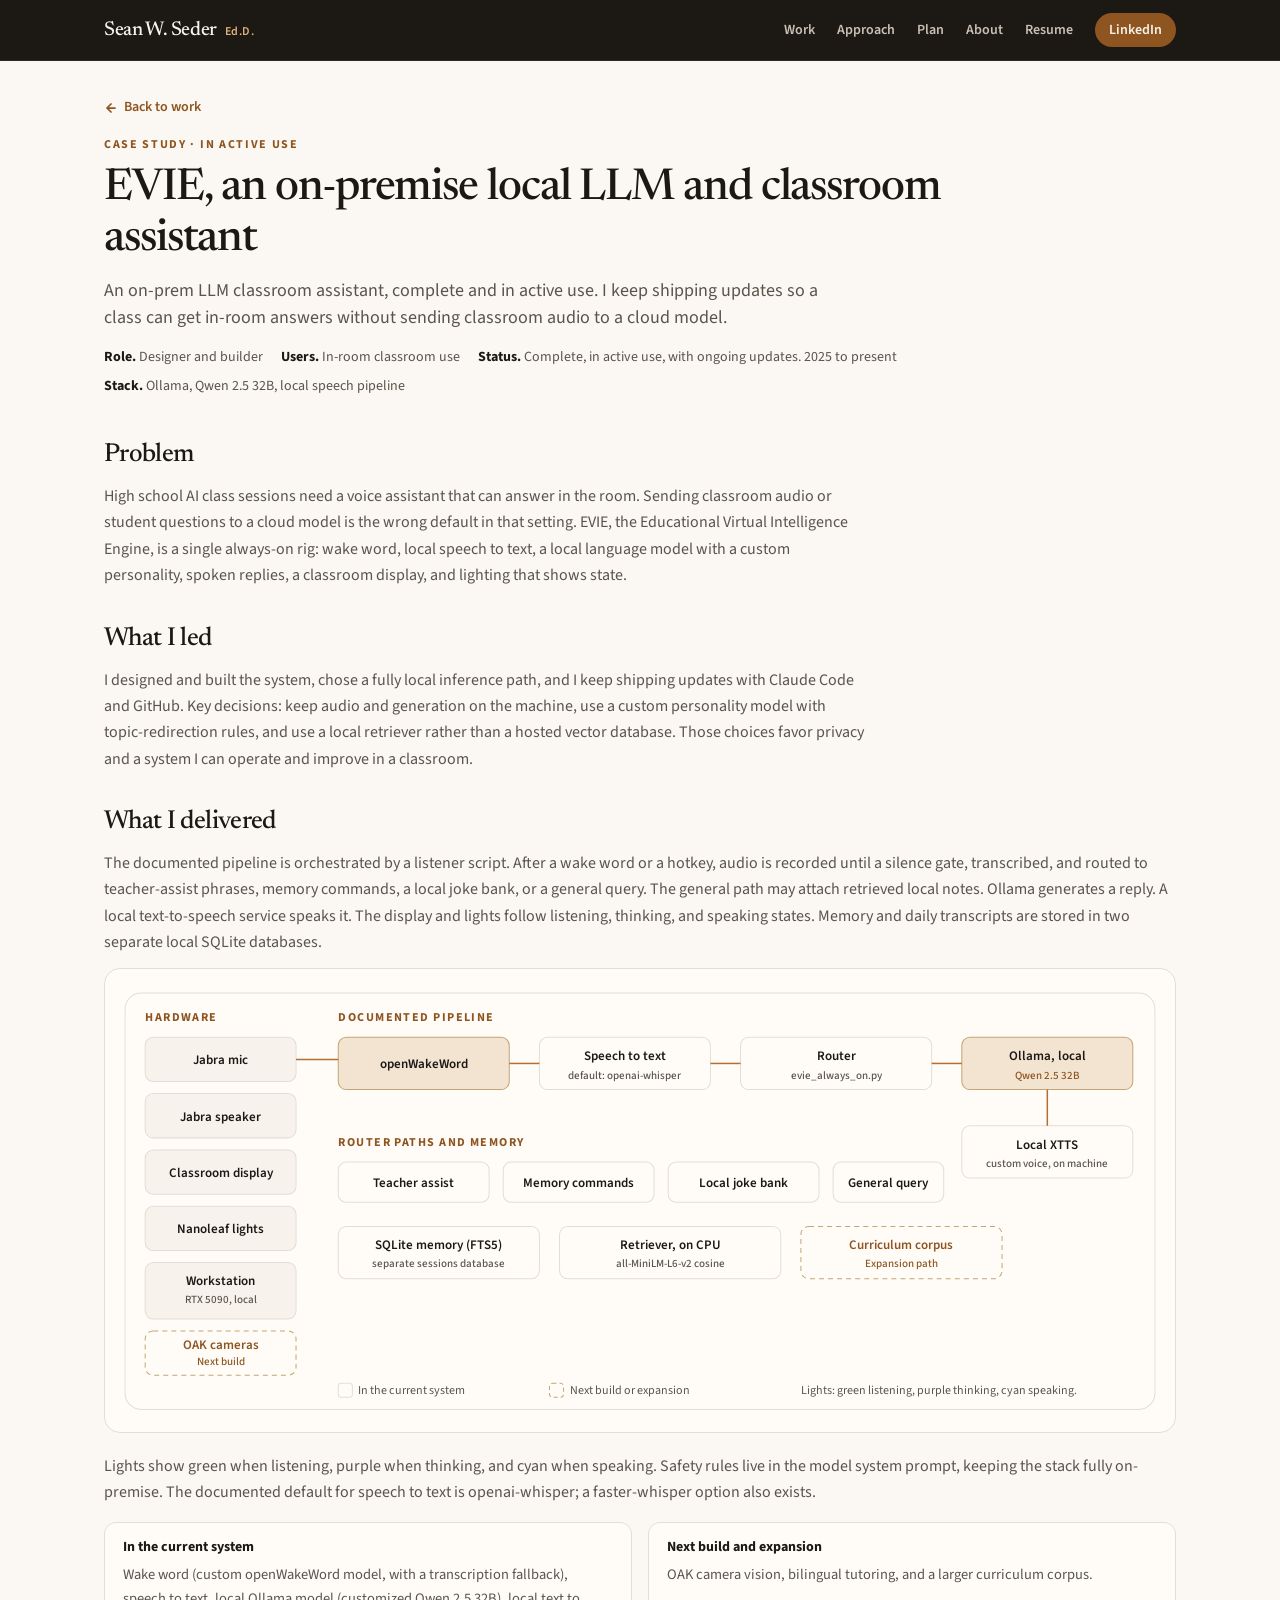
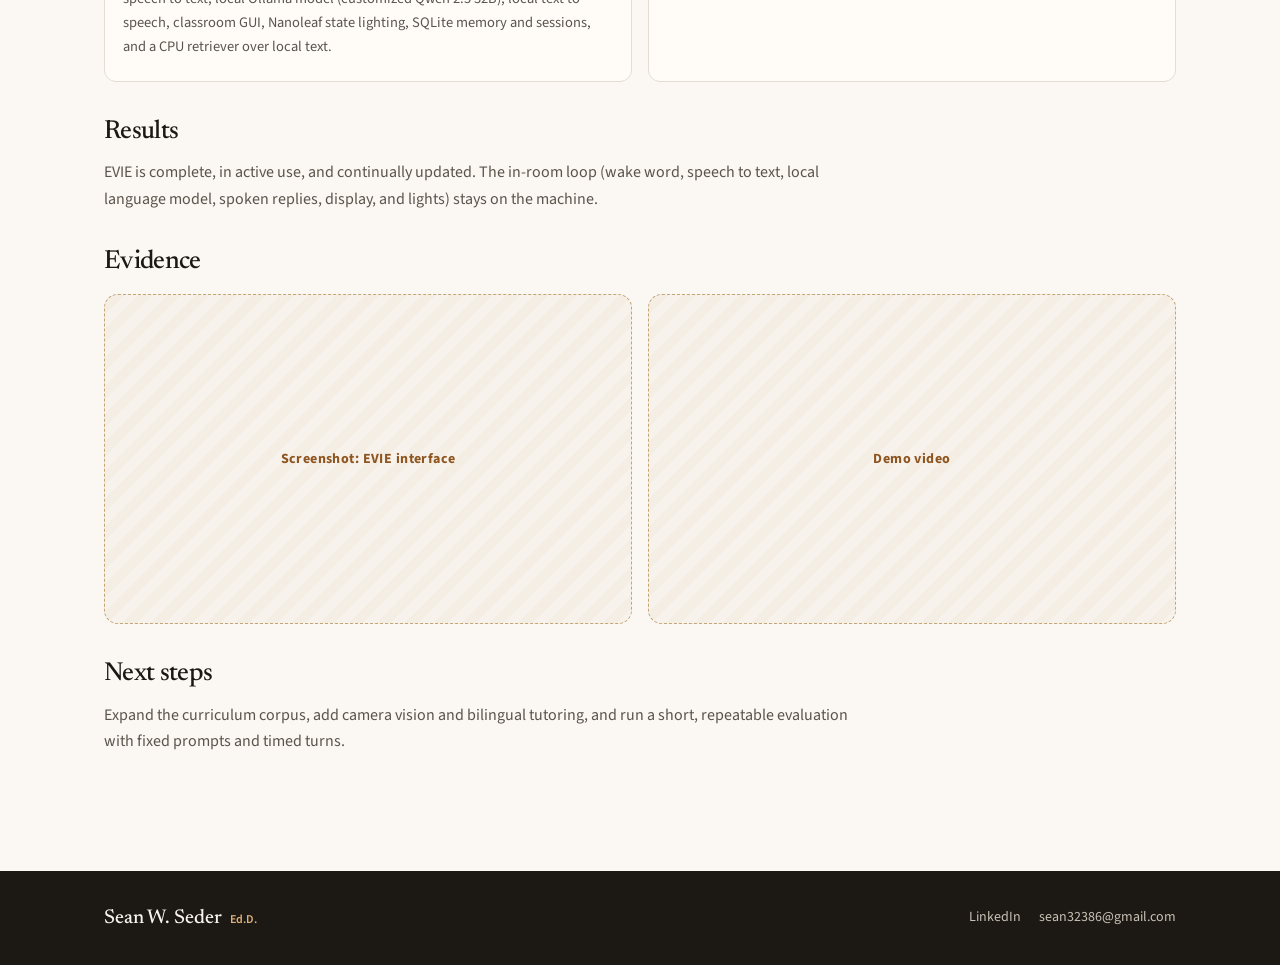
<file: case-evie.html>
<!DOCTYPE html>
<html lang="en">
<head>
<meta charset="utf-8">
<meta name="viewport" content="width=device-width, initial-scale=1">
<title>EVIE classroom assistant | Sean W. Seder, Ed.D.</title>
<meta name="description" content="Case study of EVIE, an on-premise custom-built local LLM and classroom assistant, designed by Sean W. Seder, Ed.D. and in active use.">
<link rel="preconnect" href="https://fonts.googleapis.com">
<link rel="preconnect" href="https://fonts.gstatic.com" crossorigin>
<link href="https://fonts.googleapis.com/css2?family=Newsreader:opsz,wght@6..72,500;6..72,600&family=Source+Sans+3:wght@400;600;700&display=swap" rel="stylesheet">
<link rel="stylesheet" href="styles.css">
<style>/* Concept B v8. Public portfolio. No em dashes in any copy. */
:root {
  --charcoal: #1C1915;
  --charcoal-800: #2C2823;
  --stone-600: #5A544C;
  --stone-200: #E4DDD4;
  --stone-100: #EFE8DF;
  --stone-on-dark: #C9C0B4;
  --ivory: #F7F3EC;
  --paper: #FBF7F2;
  --cream: #FFFCF8;
  --copper: #B56E32;
  --copper-dark: #8E5520;
  --copper-deep: #7A481C;
  --copper-light: #E0B07A;
  --copper-soft: #F3E4D2;
  --copper-line: #C4A574;
  --focus: #8E5520;
  --shadow: 0 16px 40px rgba(28, 25, 21, 0.10);
  --shadow-soft: 0 8px 24px rgba(28, 25, 21, 0.06);
  --wrap: 1120px;
  --pad: 24px;
}
* { box-sizing: border-box; margin: 0; padding: 0; }
html { scroll-behavior: smooth; }
html, body {
  background: var(--paper);
  color: var(--charcoal);
  font-family: "Source Sans 3", "Source Sans Pro", sans-serif;
  line-height: 1.5;
  -webkit-font-smoothing: antialiased;
  text-rendering: optimizeLegibility;
}
body { overflow-x: clip; }
img { display: block; max-width: 100%; height: auto; }
a { color: inherit; text-decoration: none; }
a:hover { color: var(--copper-dark); }
button { font: inherit; background: none; border: 0; cursor: pointer; color: inherit; }
ul, ol { list-style: none; }
h1, h2, h3, h4, .serif {
  font-family: Newsreader, "Times New Roman", serif;
  font-weight: 500;
  letter-spacing: -0.025em;
  line-height: 1.15;
  color: var(--charcoal);
}
:focus-visible { outline: 2px solid var(--focus); outline-offset: 3px; }

.skip {
  position: absolute; left: 16px; top: -48px;
  background: var(--charcoal); color: var(--ivory);
  padding: 8px 14px; z-index: 50; border-radius: 6px; font-weight: 600; font-size: 14px;
}
.skip:focus { top: 10px; }

.wrap {
  width: 100%;
  max-width: var(--wrap);
  margin: 0 auto;
  padding-left: var(--pad);
  padding-right: var(--pad);
}

/* Target tag: small, tasteful, for unverified figures only */
.tg, .tag-target {
  display: inline-flex; align-items: center; justify-content: center;
  height: 18px; padding: 0 7px; border-radius: 100px;
  font-family: "Source Sans 3", sans-serif;
  font-size: 10px; font-weight: 700; letter-spacing: 0.08em;
  text-transform: uppercase; line-height: 1;
  background: var(--copper-soft); color: var(--copper-dark);
  vertical-align: middle; white-space: nowrap;
  position: relative; top: -1px;
}
h2 .tg, h3 .tg, .kpi-value .tg { margin-left: 8px; top: -6px; }
.kpi-value .tg { top: -12px; }

.status {
  display: inline-flex; align-items: center; height: 22px; padding: 0 9px;
  border-radius: 100px; font-size: 11px; font-weight: 600;
  letter-spacing: 0.05em; text-transform: uppercase; white-space: nowrap;
}
.status-delivered { background: var(--stone-100); color: var(--charcoal-800); }
.status-proto { background: var(--copper-soft); color: var(--copper-dark); }
.status-beta { background: var(--stone-100); color: var(--charcoal-800); }
.status-plan { background: var(--cream); color: var(--copper-dark); border: 1px dashed var(--copper-line); }

.kicker {
  font-size: 12px; letter-spacing: 0.14em; text-transform: uppercase;
  color: var(--copper-dark); font-weight: 700; margin-bottom: 8px;
}
.kicker.on-dark { color: var(--copper-light); }
.section-title { font-size: clamp(26px, 3vw, 34px); }
.section-head {
  display: flex; justify-content: space-between; align-items: flex-end;
  gap: 24px; margin-bottom: 28px; flex-wrap: wrap;
}
.section-lede {
  font-size: 16px; color: var(--stone-600); max-width: 520px; line-height: 1.5;
}

/* Header */
.site-header {
  background: var(--charcoal); color: var(--ivory);
  position: sticky; top: 0; z-index: 30;
  border-bottom: 1px solid rgba(247, 243, 236, 0.08);
}
.site-header .wrap {
  min-height: 60px;
  display: flex; align-items: center; gap: 20px;
}
.wordmark {
  display: flex; align-items: baseline; gap: 8px;
  color: var(--ivory); flex-shrink: 0;
}
.wordmark:hover { color: var(--ivory); }
.wm-name {
  font-family: Newsreader, serif; font-weight: 500;
  font-size: 20px; letter-spacing: -0.02em; line-height: 1;
}
.wm-edd {
  font-family: "Source Sans 3", sans-serif;
  font-size: 12px; font-weight: 600; letter-spacing: 0.04em;
  color: var(--copper-light);
}
.primary-nav {
  display: flex; align-items: center; gap: 22px; margin-left: auto;
  font-size: 14px; font-weight: 600; color: var(--stone-on-dark);
}
.primary-nav a:hover { color: var(--ivory); }
.nav-cta {
  background: var(--copper-dark); color: var(--ivory) !important;
  height: 34px; padding: 0 14px; border-radius: 999px;
  display: inline-flex; align-items: center;
}
.nav-cta:hover { background: var(--copper-deep); color: var(--ivory) !important; }
.menu-toggle { display: none; }
.mobile-panel { display: none; }

/* Buttons */
.btn {
  display: inline-flex; align-items: center; justify-content: center;
  height: 44px; padding: 0 20px; border-radius: 999px;
  font-size: 15px; font-weight: 600; gap: 8px;
}
.btn-primary { background: var(--copper-dark); color: var(--ivory) !important; }
.btn-primary:hover { background: var(--copper-deep); color: var(--ivory) !important; }
.btn-ghost { background: transparent; color: var(--ivory) !important; border: 1px solid rgba(247, 243, 236, 0.30); }
.btn-ghost:hover { border-color: var(--ivory); color: var(--ivory) !important; }
.btn-ghost-dark { background: transparent; color: var(--charcoal); border: 1px solid var(--stone-200); }
.btn-ghost-dark:hover { border-color: var(--charcoal); color: var(--charcoal); }

/* Hero */
.hero {
  background: var(--charcoal); color: var(--ivory);
  padding: 48px 0 92px;
}
.hero .wrap {
  display: grid; grid-template-columns: 200px 1fr; gap: 56px; align-items: center;
}
.portrait { justify-self: start; }
.photo-wrap {
  position: relative; width: 200px; height: 200px;
}
.photo-accent {
  /* One simple copper rounded square, offset. No rings. */
  position: absolute; right: -10px; bottom: -10px;
  width: 186px; height: 186px; border-radius: 28px;
  background: var(--copper); z-index: 0;
}
.photo {
  position: relative; z-index: 1;
  width: 186px; height: 186px; border-radius: 24px;
  overflow: hidden;
  background: var(--stone-100);
  box-shadow: 0 8px 24px rgba(0, 0, 0, 0.28);
}
.photo img { width: 100%; height: 100%; object-fit: cover; object-position: center 18%; }
.hero-copy { min-width: 0; }
.hero h1 {
  font-size: clamp(34px, 4.4vw, 52px);
  line-height: 1.04;
  color: var(--ivory);
  margin: 0 0 16px;
}
.hero-support {
  font-size: 18px; line-height: 1.45;
  color: var(--stone-on-dark);
  max-width: 640px;
  font-weight: 400;
}
.avail {
  margin-top: 16px;
  font-size: 14px; font-weight: 600;
  color: var(--copper-light);
  letter-spacing: 0.01em;
}
.hero .rule { width: 48px; height: 2px; background: var(--copper); margin: 22px 0; }
.hero .actions { display: flex; gap: 12px; flex-wrap: wrap; }

/* Proof band */
.proof {
  position: relative; z-index: 2;
  margin-top: -52px; padding-bottom: 8px;
}
.proof-card {
  background: var(--cream);
  border: 1px solid var(--stone-200);
  border-radius: 18px;
  box-shadow: var(--shadow);
  display: grid;
  grid-template-columns: repeat(4, 1fr);
  overflow: hidden;
}
.kpi {
  padding: 22px 22px 20px;
  border-right: 1px solid var(--stone-200);
  min-width: 0;
}
.kpi:last-child { border-right: 0; }
.kpi-value {
  font-family: Newsreader, serif;
  font-weight: 500;
  font-size: clamp(32px, 3.2vw, 44px);
  letter-spacing: -0.03em;
  line-height: 1;
  color: var(--charcoal);
  font-variant-numeric: tabular-nums;
  font-feature-settings: "tnum";
}
.kpi-value .unit { font-size: 0.52em; letter-spacing: -0.02em; }
.kpi-label { font-size: 14px; font-weight: 600; line-height: 1.3; margin-top: 10px; color: var(--charcoal); }
.kpi-sub { font-size: 13px; color: var(--stone-600); line-height: 1.4; margin-top: 4px; }

/* Sections */
section.work, section.approach, section.plan, section.about, section.contact, section.case {
  padding: 72px 0;
}
section.approach, section.about { background: var(--ivory); border-top: 1px solid var(--stone-200); border-bottom: 1px solid var(--stone-200); }
section.plan { padding-top: 72px; }

/* Work cards */
.cards { display: grid; grid-template-columns: repeat(3, 1fr); gap: 20px; }
.card {
  background: var(--cream); border: 1px solid var(--stone-200); border-radius: 16px;
  overflow: hidden; display: flex; flex-direction: column; min-width: 0;
  box-shadow: var(--shadow-soft);
}
.card:hover { border-color: var(--copper-line); }
.card-visual {
  height: 168px; background: var(--ivory);
  border-bottom: 1px solid var(--stone-200);
  display: flex; align-items: center; justify-content: center;
  padding: 16px 18px;
}
.card-visual svg { width: 100%; height: 100%; }
.card-body { padding: 18px 20px 20px; display: flex; flex-direction: column; flex: 1; }
.card-top { display: flex; justify-content: space-between; align-items: flex-start; gap: 10px; margin-bottom: 8px; }
.card h3 { font-size: 22px; }
.card-desc { font-size: 15px; line-height: 1.5; color: var(--stone-600); margin: 8px 0 16px; }
.card-link {
  margin-top: auto; font-size: 14px; font-weight: 700; color: var(--copper-dark);
  display: inline-flex; align-items: center; gap: 6px;
}
.card-link:hover { color: var(--copper-deep); }
.card-link svg { width: 14px; height: 14px; }

/* Approach */
.steps { display: grid; grid-template-columns: repeat(2, 1fr); gap: 18px; }
.step {
  background: var(--cream); border: 1px solid var(--stone-200);
  border-radius: 14px; padding: 20px 22px;
}
.step-num {
  font-family: Newsreader, serif; font-size: 22px; color: var(--copper-dark);
  font-weight: 500; margin-bottom: 6px;
}
.step h3 { font-size: 20px; margin-bottom: 8px; }
.step p { font-size: 15px; color: var(--stone-600); line-height: 1.5; }

/* Plan notice */
.plan-note {
  font-size: 15px; color: var(--stone-600);
  background: var(--copper-soft);
  border-left: 3px solid var(--copper);
  padding: 12px 16px; border-radius: 0 10px 10px 0;
  margin-bottom: 28px; line-height: 1.45;
}
.plan-note strong { color: var(--charcoal); font-weight: 700; }

.exhibits { display: grid; grid-template-columns: 1fr 1fr; gap: 20px; }
.exhibit {
  background: var(--cream);
  border: 1px solid var(--stone-200);
  border-radius: 16px;
  padding: 20px 22px 16px;
  display: flex; flex-direction: column; min-width: 0;
}
.exhibit.wide { grid-column: 1 / -1; }
.exhibit-kicker {
  font-size: 11px; letter-spacing: 0.14em; text-transform: uppercase;
  color: var(--copper-dark); font-weight: 700; margin-bottom: 6px;
}
.exhibit-title {
  font-family: Newsreader, serif; font-weight: 500; font-size: 20px;
  letter-spacing: -0.02em; line-height: 1.3; margin-bottom: 14px;
}
.exhibit-viz { flex: 1; display: flex; align-items: center; justify-content: center; min-width: 0; }
.exhibit-viz svg { width: 100%; height: auto; max-width: 100%; }
.exhibit-source {
  font-size: 12.5px; color: var(--stone-600); line-height: 1.45;
  margin-top: 12px; padding-top: 10px; border-top: 1px solid var(--stone-200);
}
.exhibit-source a { color: var(--copper-dark); font-weight: 600; text-decoration: underline; text-underline-offset: 2px; }

/* Value block */
.value-grid { display: grid; grid-template-columns: 0.85fr 1.15fr; gap: 24px; align-items: center; width: 100%; }
.value-hero { text-align: left; }
.value-amount {
  font-family: Newsreader, serif; font-size: 56px; letter-spacing: -0.03em; line-height: 1;
  color: var(--copper-dark); font-variant-numeric: tabular-nums;
}
.value-caption { font-size: 15px; font-weight: 600; margin-top: 8px; }
.value-sub { font-size: 13px; color: var(--stone-600); margin-top: 4px; }
.formula { width: 100%; border-collapse: collapse; font-size: 14px; }
.formula th, .formula td {
  text-align: left; padding: 8px 0; border-bottom: 1px solid var(--stone-200); vertical-align: top;
}
.formula th { font-weight: 500; color: var(--stone-600); padding-right: 12px; }
.formula td { text-align: right; font-variant-numeric: tabular-nums; font-weight: 600; }
.formula tr.total th, .formula tr.total td {
  border-bottom: 0; background: var(--copper-soft);
  font-family: Newsreader, serif; font-size: 18px; font-weight: 500; color: var(--copper-dark);
  padding: 10px 12px;
}
.formula tr.total th { border-radius: 8px 0 0 8px; }
.formula tr.total td { border-radius: 0 8px 8px 0; }

.depts { display: grid; grid-template-columns: repeat(3, 1fr); gap: 14px; width: 100%; }
.dept {
  background: var(--ivory); border: 1px solid var(--stone-200);
  border-radius: 12px; padding: 14px 16px;
}
.dept h4 { font-family: "Source Sans 3", sans-serif; font-size: 14px; font-weight: 700; letter-spacing: 0; margin-bottom: 6px; }
.dept .amt {
  font-family: Newsreader, serif; font-size: 26px; color: var(--copper-dark);
  letter-spacing: -0.02em; font-variant-numeric: tabular-nums;
}
.dept p { font-size: 13px; color: var(--stone-600); margin-top: 6px; line-height: 1.4; }

/* Champions */
.champ-grid { display: grid; grid-template-columns: 160px 1fr; gap: 24px; width: 100%; align-items: start; }
.champ-stat { text-align: left; }
.champ-num {
  font-family: Newsreader, serif; font-size: 56px; letter-spacing: -0.03em; line-height: 1;
  color: var(--copper-dark); font-variant-numeric: tabular-nums;
}
.champ-list { display: grid; gap: 10px; }
.champ-item { font-size: 14.5px; color: var(--stone-600); line-height: 1.45; }
.champ-item strong { color: var(--charcoal); font-weight: 700; display: block; margin-bottom: 1px; }

/* Reach / quality */
.bars { width: 100%; display: grid; gap: 12px; }
.bar-row { display: grid; grid-template-columns: 88px 1fr 64px; gap: 10px; align-items: center; font-size: 13px; }
.bar-row .lab { color: var(--stone-600); font-weight: 600; }
.bar-row .val { text-align: right; font-variant-numeric: tabular-nums; font-weight: 700; }
.bar-track { height: 12px; background: var(--stone-100); border-radius: 99px; overflow: hidden; }
.bar-fill { height: 100%; background: var(--copper); border-radius: 99px; }
.measure-list { display: grid; gap: 10px; width: 100%; }
.measure-item {
  display: grid; grid-template-columns: 28px 1fr; gap: 12px; align-items: start;
  font-size: 14.5px; color: var(--stone-600); line-height: 1.45;
}
.measure-item .dot {
  width: 28px; height: 28px; border-radius: 50%;
  background: var(--copper-soft); color: var(--copper-dark);
  display: flex; align-items: center; justify-content: center;
  font-size: 12px; font-weight: 700;
}

.plan-cta { margin-top: 28px; display: flex; justify-content: flex-start; }

/* About */
.about-grid { display: grid; grid-template-columns: 0.9fr 1.1fr; gap: 48px; }
.about-lead { font-family: Newsreader, serif; font-size: 24px; line-height: 1.35; margin-bottom: 16px; font-weight: 500; }
.about-grid p { font-size: 16px; line-height: 1.6; color: var(--stone-600); margin-bottom: 14px; }
.fact-list li {
  display: grid; grid-template-columns: 148px 1fr; gap: 16px;
  padding: 12px 0; border-bottom: 1px solid var(--stone-200);
  font-size: 15px; line-height: 1.45;
}
.fact-list li:first-child { border-top: 1px solid var(--stone-200); }
.fact-list strong { font-weight: 700; }
.fact-list span { color: var(--stone-600); }

/* Contact */
.contact-row {
  display: grid; grid-template-columns: 1.2fr 0.8fr; gap: 40px; align-items: start;
}
.contact-actions { display: flex; flex-wrap: wrap; gap: 12px; margin-top: 20px; }
.contact-list { display: grid; gap: 0; }
.contact-list a, .contact-list div {
  display: flex; justify-content: space-between; align-items: baseline; gap: 16px;
  padding: 14px 0; border-bottom: 1px solid var(--stone-200);
  font-size: 16px;
}
.contact-list a:first-child, .contact-list div:first-of-type { border-top: 1px solid var(--stone-200); }
.contact-list .lab { font-weight: 600; }
.contact-list .val { color: var(--stone-600); font-weight: 500; word-break: break-word; }

/* Footer */
.site-footer { background: var(--charcoal); color: var(--ivory); padding: 32px 0; }
.site-footer .wrap { display: flex; justify-content: space-between; align-items: center; gap: 24px; flex-wrap: wrap; }
.f-brand { display: flex; align-items: baseline; gap: 8px; }
.f-name { font-family: Newsreader, serif; font-size: 20px; font-weight: 500; }
.f-edd { font-size: 12px; font-weight: 600; color: var(--copper-light); }
.f-meta { font-size: 14px; color: var(--stone-on-dark); display: flex; gap: 18px; flex-wrap: wrap; }
.f-meta a:hover { color: var(--ivory); }

/* Case study pages */
.case-hero { padding: 36px 0 8px; }
.back {
  display: inline-flex; align-items: center; gap: 6px;
  font-size: 14px; font-weight: 600; color: var(--copper-dark); margin-bottom: 18px;
}
.case-hero h1 { font-size: clamp(30px, 4vw, 44px); margin: 10px 0 12px; max-width: 900px; }
.case-hero .lede { font-size: 18px; color: var(--stone-600); max-width: 720px; line-height: 1.5; }
.case-meta { display: flex; flex-wrap: wrap; gap: 8px 18px; margin-top: 16px; font-size: 14px; color: var(--stone-600); }
.case-meta strong { color: var(--charcoal); font-weight: 700; }
.case-body { padding: 36px 0 80px; }
.case-block { max-width: 760px; margin-bottom: 36px; }
.case-block h2 { font-size: 26px; margin-bottom: 12px; }
.case-block p, .case-block li { font-size: 16px; line-height: 1.65; color: var(--stone-600); margin-bottom: 12px; }
.case-block ul, .case-block ol { padding-left: 0; }
.case-block li { padding-left: 18px; position: relative; }
.case-block li::before {
  content: ""; position: absolute; left: 0; top: 0.7em;
  width: 7px; height: 7px; border-radius: 50%; background: var(--copper);
}
.case-block.wide { max-width: 1120px; }
.split { display: grid; grid-template-columns: 1fr 1fr; gap: 16px; margin: 16px 0 8px; }
.panel {
  background: var(--cream); border: 1px solid var(--stone-200);
  border-radius: 12px; padding: 16px 18px;
}
.panel h3 { font-family: "Source Sans 3", sans-serif; font-size: 14px; font-weight: 700; letter-spacing: 0; margin-bottom: 8px; }
.panel p, .panel li { font-size: 14.5px; margin-bottom: 6px; }
.missing {
  background: var(--ivory); border: 1px dashed var(--copper-line);
  border-radius: 12px; padding: 14px 16px; font-size: 14.5px; color: var(--stone-600);
}
.missing strong { color: var(--charcoal); }

/* Arch diagram helpers */
.arch {
  width: 100%; background: var(--cream); border: 1px solid var(--stone-200);
  border-radius: 16px; padding: 16px 12px 8px; margin: 8px 0 20px;
}

/* Responsive */
@media (max-width: 980px) {
  :root { --pad: 20px; }
  .hero .wrap { grid-template-columns: 160px 1fr; gap: 32px; }
  .photo-wrap, .photo-accent, .photo { }
  .photo-wrap { width: 160px; height: 160px; }
  .photo-accent { width: 148px; height: 148px; right: -8px; bottom: -8px; border-radius: 22px; }
  .photo { width: 148px; height: 148px; border-radius: 20px; }
  .proof-card, .cards, .exhibits, .steps, .about-grid, .contact-row, .value-grid, .depts, .champ-grid, .split {
    grid-template-columns: 1fr 1fr;
  }
  .depts, .champ-grid, .value-grid, .about-grid, .contact-row { grid-template-columns: 1fr; }
  .cards { grid-template-columns: 1fr; }
  .primary-nav a:not(.nav-cta) { display: none; }
  .menu-toggle { display: inline-flex; margin-left: auto; color: var(--ivory); font-size: 14px; font-weight: 600; height: 34px; padding: 0 12px; border: 1px solid rgba(247,243,236,0.28); border-radius: 999px; align-items: center; }
  .site-header { position: relative; }
  .site-header.is-open .mobile-panel,
  .site-header:has(.menu-toggle[open]) { }
  .mobile-panel {
    display: none; position: absolute; left: 0; right: 0; top: 100%;
    background: var(--charcoal); border-bottom: 1px solid rgba(247,243,236,0.1);
    padding: 8px 24px 20px; flex-direction: column; gap: 4px;
  }
  .site-header:has(.menu-toggle[open]) .mobile-panel,
  .mobile-panel.is-on { display: flex; }
  .mobile-panel a {
    color: var(--stone-on-dark); font-weight: 600; font-size: 16px; padding: 10px 0;
    border-bottom: 1px solid rgba(247,243,236,0.08);
  }
  .mobile-panel a:hover { color: var(--ivory); }
  /* details-based toggle */
  details.menu-toggle { position: static; }
  details.menu-toggle summary { list-style: none; cursor: pointer; }
  details.menu-toggle summary::-webkit-details-marker { display: none; }
  details.menu-toggle[open] + .mobile-panel { display: flex; }
}
/* Fallback if :has not applied: use checkbox */
@media (max-width: 980px) {
  #nav-check { display: none; }
  #nav-check:checked ~ .mobile-panel { display: flex; }
}

@media (max-width: 700px) {
  :root { --pad: 16px; }
  .hero { padding: 32px 0 80px; }
  .hero .wrap { grid-template-columns: 1fr; gap: 24px; justify-items: start; }
  .hero h1 { font-size: 32px; }
  .hero-support { font-size: 16px; }
  .proof-card { grid-template-columns: 1fr; }
  .kpi { border-right: 0; border-bottom: 1px solid var(--stone-200); }
  .kpi:last-child { border-bottom: 0; }
  .exhibits, .steps, .split { grid-template-columns: 1fr; }
  section.work, section.approach, section.plan, section.about, section.contact, section.case { padding: 48px 0; }
  .value-amount, .champ-num { font-size: 44px; }
  .bar-row { grid-template-columns: 72px 1fr 56px; font-size: 12.5px; }
  .fact-list li { grid-template-columns: 1fr; gap: 4px; }
  .section-head { align-items: flex-start; }
}

@media (prefers-reduced-motion: reduce) {
  html { scroll-behavior: auto; }
}

/* Nav checkbox pattern */
.nav-check { position: absolute; width: 1px; height: 1px; overflow: hidden; clip: rect(0 0 0 0); }
label.menu-toggle { display: none; }
.mobile-panel { display: none; }

@media (max-width: 980px) {
  .primary-nav { display: none; }
  label.menu-toggle {
    display: inline-flex; margin-left: auto;
    color: var(--ivory); font-size: 14px; font-weight: 600;
    height: 34px; padding: 0 14px;
    border: 1px solid rgba(247,243,236,0.28); border-radius: 999px;
    align-items: center; cursor: pointer;
  }
  label.menu-toggle:hover { border-color: var(--ivory); }
  .header-cta { display: inline-flex; }
  .mobile-panel {
    display: none; position: absolute; left: 0; right: 0; top: 100%;
    background: var(--charcoal);
    border-bottom: 1px solid rgba(247,243,236,0.1);
    padding: 8px var(--pad) 16px;
    flex-direction: column;
  }
  .nav-check:checked ~ .mobile-panel { display: flex; }
  .nav-check:focus-visible + label.menu-toggle { outline: 2px solid var(--copper-light); outline-offset: 3px; }
  .mobile-panel a {
    color: var(--stone-on-dark); font-weight: 600; font-size: 16px; padding: 12px 0;
    border-bottom: 1px solid rgba(247,243,236,0.08);
  }
  .mobile-panel a:hover { color: var(--ivory); }
}

/* Always-visible LinkedIn on small screens */
.header-cta {
  background: var(--copper-dark); color: var(--ivory) !important;
  height: 34px; padding: 0 14px; border-radius: 999px;
  display: none; align-items: center; font-size: 14px; font-weight: 600;
}
.header-cta:hover { background: var(--copper-deep); color: var(--ivory) !important; }
@media (max-width: 980px) {
  .header-cta { display: inline-flex; }
}

/* Chart label floor */
.exhibit-viz text { font-size: 13px; }

/* Icon sizing: inline arrows must stay 14px, never the SVG default size */
.btn svg,
.card-link svg,
.back svg,
.plan-cta svg {
  width: 14px;
  height: 14px;
  flex-shrink: 0;
  display: block;
}
.btn { white-space: nowrap; }
.back { white-space: nowrap; }
.section-head > div { flex: 1 1 280px; min-width: 0; }
.section-lede { flex: 0 1 420px; }
.bar-row { grid-template-columns: 110px 1fr 64px; }
@media (max-width: 700px) {
  .bar-row { grid-template-columns: 100px 1fr 52px; }
}
.arch { overflow: hidden; }

.status-active { background: var(--copper-soft); color: var(--copper-dark); }
.more { margin-top: 40px; }
.more-head { display: flex; justify-content: space-between; align-items: flex-end; gap: 16px; margin-bottom: 16px; flex-wrap: wrap; }
.more-head h3 { font-size: 22px; }
.more-note { font-size: 14px; color: var(--stone-600); max-width: 420px; line-height: 1.45; }
.more-grid { display: grid; grid-template-columns: repeat(3, 1fr); gap: 16px; }
.more-item {
  background: var(--cream); border: 1px solid var(--stone-200);
  border-radius: 12px; padding: 16px 18px; min-width: 0;
}
.more-item h4 { font-size: 18px; margin: 8px 0 6px; }
.more-item p { font-size: 14.5px; color: var(--stone-600); line-height: 1.45; }
@media (max-width: 700px) {
  .more-grid { grid-template-columns: 1fr; }
}


/* v8: artifact slots, dual value figures, chart meta */
.artifact-grid {
  display: grid;
  grid-template-columns: 1fr 1fr;
  gap: 16px;
  margin: 16px 0 8px;
  max-width: 760px;
}
.case-block.wide .artifact-grid { max-width: 1120px; }
.artifact { margin: 0; }
.artifact-frame {
  aspect-ratio: 16 / 10;
  border: 1.5px dashed var(--copper-line);
  border-radius: 14px;
  background:
    repeating-linear-gradient(-45deg, transparent, transparent 10px, rgba(181, 110, 50, 0.045) 10px, rgba(181, 110, 50, 0.045) 20px),
    var(--ivory);
  display: flex;
  align-items: center;
  justify-content: center;
  text-align: center;
  padding: 20px 24px;
  color: var(--copper-dark);
  font-family: "Source Sans 3", sans-serif;
  font-size: 14px;
  font-weight: 700;
  letter-spacing: 0.03em;
  line-height: 1.35;
  min-height: 140px;
}
.artifact figcaption {
  font-size: 13px;
  color: var(--stone-600);
  margin-top: 8px;
  line-height: 1.4;
}

.value-pair {
  display: grid;
  grid-template-columns: 1fr 1fr;
  gap: 16px;
  width: 100%;
  margin-bottom: 8px;
}
.value-pair .value-hero {
  background: var(--ivory);
  border: 1px solid var(--stone-200);
  border-radius: 12px;
  padding: 16px 18px 18px;
}
.value-pair .value-amount { font-size: 48px; }
.value-pair .value-caption { margin-top: 6px; }

.chart-meta {
  font-size: 12.5px;
  color: var(--stone-600);
  margin-top: 10px;
  display: flex;
  flex-wrap: wrap;
  gap: 4px 18px;
}
.chart-meta strong { color: var(--charcoal); font-weight: 700; }

.method-note {
  font-size: 13px;
  color: var(--stone-600);
  line-height: 1.5;
  margin-top: 14px;
  padding-top: 12px;
  border-top: 1px solid var(--stone-200);
}
.method-note strong { color: var(--charcoal); font-weight: 700; }

.legend-row {
  display: flex;
  flex-wrap: wrap;
  gap: 14px 20px;
  font-size: 12.5px;
  color: var(--stone-600);
  margin-top: 8px;
  align-items: center;
}
.legend-row .swatch {
  display: inline-flex;
  align-items: center;
  gap: 6px;
}
.legend-row i {
  display: inline-block;
  width: 18px;
  height: 10px;
  border-radius: 99px;
  flex-shrink: 0;
}
.legend-row i.solid { background: var(--copper); }
.legend-row i.dashed {
  background: repeating-linear-gradient(90deg, var(--copper) 0 8px, transparent 8px 12px);
  box-shadow: inset 0 0 0 1px transparent;
  height: 3px;
  width: 22px;
  border-radius: 0;
}
.legend-row i.hollow {
  width: 10px;
  height: 10px;
  border-radius: 50%;
  background: var(--cream);
  border: 1.75px solid var(--stone-600);
}
.legend-row i.hatch {
  width: 16px;
  height: 10px;
  border-radius: 2px;
  background:
    repeating-linear-gradient(-45deg, #5A544C 0 2px, transparent 2px 5px),
    var(--stone-100);
  border: 1px solid var(--stone-600);
}

@media (max-width: 700px) {
  .artifact-grid, .value-pair { grid-template-columns: 1fr; }
  .value-pair .value-amount { font-size: 42px; }
  .artifact-frame { min-height: 120px; }
}

/* v8 polish */
section[id], .case-hero { scroll-margin-top: 72px; }
.artifact-grid.three { grid-template-columns: repeat(3, 1fr); }
@media (max-width: 700px) {
  .artifact-grid.three { grid-template-columns: 1fr; }
  .chart-callout { display: none; }
  .arch { overflow-x: auto; -webkit-overflow-scrolling: touch; }
  .arch svg { min-width: 860px; height: auto; }
}
</style>
<link rel="icon" href="assets/favicon.svg" type="image/svg+xml">
<link rel="icon" href="assets/favicon-32.png" sizes="32x32">
<link rel="apple-touch-icon" href="assets/favicon-180.png">
</head>
<body>
<a class="skip" href="#main">Skip to content</a>
<header class="site-header">
  <div class="wrap">
    <a class="wordmark" href="index.html">
      <span class="wm-name">Sean W. Seder</span>
      <span class="wm-edd">Ed.D.</span>
    </a>
    <input type="checkbox" id="nav-check" class="nav-check" />
    <label class="menu-toggle" for="nav-check">Menu</label>
    <a class="header-cta" href="https://www.linkedin.com/in/sean-seder-4b7b10126">LinkedIn</a>
    <nav class="primary-nav" aria-label="Primary">
      <a href="index.html#work">Work</a>
      <a href="index.html#approach">Approach</a>
      <a href="index.html#plan">Plan</a>
      <a href="index.html#about">About</a>
      <a href="Sean_Seder_Resume.pdf?v=20261118">Resume</a>
      <a class="nav-cta" href="https://www.linkedin.com/in/sean-seder-4b7b10126">LinkedIn</a>
    </nav>
    <nav class="mobile-panel" aria-label="Mobile">
      <a href="index.html#work">Work</a>
      <a href="index.html#approach">Approach</a>
      <a href="index.html#plan">Plan</a>
      <a href="index.html#about">About</a>
      <a href="Sean_Seder_Resume.pdf?v=20261118">Resume</a>
      <a href="https://www.linkedin.com/in/sean-seder-4b7b10126">LinkedIn</a>
    </nav>
  </div>
</header>
<main id="main">
<section class="case-hero">
  <div class="wrap">
    <a class="back" href="index.html#work"><svg viewBox="0 0 14 14" width="14" height="14" fill="none" aria-hidden="true"><path d="M11 7H3M7 3L3 7l4 4" stroke="currentColor" stroke-width="1.75" stroke-linecap="round" stroke-linejoin="round"/></svg> Back to work</a>
    <div class="kicker">Case study · In active use</div>
    <h1>EVIE, an on-premise local LLM and classroom assistant</h1>
    <p class="lede">An on-prem LLM classroom assistant, complete and in active use. I keep shipping updates so a class can get in-room answers without sending classroom audio to a cloud model.</p>
    <div class="case-meta">
      <span><strong>Role.</strong> Designer and builder</span>
      <span><strong>Users.</strong> In-room classroom use</span>
      <span><strong>Status.</strong> Complete, in active use, with ongoing updates. 2025 to present</span>
      <span><strong>Stack.</strong> Ollama, Qwen 2.5 32B, local speech pipeline</span>
    </div>
  </div>
</section>
<section class="case-body">
  <div class="wrap">
    <div class="case-block">
      <h2>Problem</h2>
      <p>High school AI class sessions need a voice assistant that can answer in the room. Sending classroom audio or student questions to a cloud model is the wrong default in that setting. EVIE, the Educational Virtual Intelligence Engine, is a single always-on rig: wake word, local speech to text, a local language model with a custom personality, spoken replies, a classroom display, and lighting that shows state.</p>
    </div>
    <div class="case-block">
      <h2>What I led</h2>
      <p>I designed and built the system, chose a fully local inference path, and I keep shipping updates with Claude Code and GitHub. Key decisions: keep audio and generation on the machine, use a custom personality model with topic-redirection rules, and use a local retriever rather than a hosted vector database. Those choices favor privacy and a system I can operate and improve in a classroom.</p>
    </div>
    <div class="case-block wide">
      <h2>What I delivered</h2>
      <p>The documented pipeline is orchestrated by a listener script. After a wake word or a hotkey, audio is recorded until a silence gate, transcribed, and routed to teacher-assist phrases, memory commands, a local joke bank, or a general query. The general path may attach retrieved local notes. Ollama generates a reply. A local text-to-speech service speaks it. The display and lights follow listening, thinking, and speaking states. Memory and daily transcripts are stored in two separate local SQLite databases.</p>
      <div class="arch"><svg viewBox="0 0 1040 430" width="100%" role="img" aria-labelledby="archTitle archDesc">
  <title id="archTitle">EVIE architecture. Voice pipeline on a classroom workstation, with expansion paths marked for camera vision and a larger curriculum corpus.</title>
  <desc id="archDesc">Hardware on the left: microphone, speaker, classroom display, Nanoleaf lights, and a local workstation. Software flow: wake word, speech to text, router, optional retrieval, local Ollama model, and text to speech. Camera vision and a larger curriculum corpus are marked as next build or expansion.</desc>
  <rect x="8" y="8" width="1024" height="414" rx="16" fill="#FFFCF8" stroke="#E4DDD4"/>
  <text x="28" y="36" font-family="Source Sans 3, sans-serif" font-size="12" font-weight="700" fill="#8E5520" letter-spacing="0.12em">HARDWARE</text>
  <g font-family="Source Sans 3, sans-serif" font-size="13" font-weight="600" fill="#1C1915">
    <rect x="28" y="52" width="150" height="44" rx="8" fill="#F7F3EC" stroke="#E4DDD4"/>
    <text x="103" y="79" text-anchor="middle">Jabra mic</text>
    <rect x="28" y="108" width="150" height="44" rx="8" fill="#F7F3EC" stroke="#E4DDD4"/>
    <text x="103" y="135" text-anchor="middle">Jabra speaker</text>
    <rect x="28" y="164" width="150" height="44" rx="8" fill="#F7F3EC" stroke="#E4DDD4"/>
    <text x="103" y="191" text-anchor="middle">Classroom display</text>
    <rect x="28" y="220" width="150" height="44" rx="8" fill="#F7F3EC" stroke="#E4DDD4"/>
    <text x="103" y="247" text-anchor="middle">Nanoleaf lights</text>
    <rect x="28" y="276" width="150" height="56" rx="8" fill="#F7F3EC" stroke="#E4DDD4"/>
    <text x="103" y="298" text-anchor="middle">Workstation</text>
    <text x="103" y="316" text-anchor="middle" font-size="11" font-weight="500" fill="#5A544C">RTX 5090, local</text>
    <rect x="28" y="344" width="150" height="44" rx="8" fill="#FFFCF8" stroke="#C4A574" stroke-dasharray="5 4"/>
    <text x="103" y="362" text-anchor="middle" fill="#8E5520">OAK cameras</text>
    <text x="103" y="378" text-anchor="middle" font-size="11" font-weight="500" fill="#8E5520">Next build</text>
  </g>
  <text x="220" y="36" font-family="Source Sans 3, sans-serif" font-size="12" font-weight="700" fill="#8E5520" letter-spacing="0.12em">DOCUMENTED PIPELINE</text>
  <g font-family="Source Sans 3, sans-serif" font-size="13" font-weight="600" fill="#1C1915">
    <rect x="220" y="52" width="170" height="52" rx="8" fill="#F3E4D2" stroke="#C4A574"/>
    <text x="305" y="83" text-anchor="middle">openWakeWord</text>
    <rect x="420" y="52" width="170" height="52" rx="8" fill="#FFFCF8" stroke="#E4DDD4"/>
    <text x="505" y="75" text-anchor="middle">Speech to text</text>
    <text x="505" y="93" text-anchor="middle" font-size="11" font-weight="500" fill="#5A544C">default: openai-whisper</text>
    <rect x="620" y="52" width="190" height="52" rx="8" fill="#FFFCF8" stroke="#E4DDD4"/>
    <text x="715" y="75" text-anchor="middle">Router</text>
    <text x="715" y="93" text-anchor="middle" font-size="11" font-weight="500" fill="#5A544C">evie_always_on.py</text>
    <rect x="840" y="52" width="170" height="52" rx="8" fill="#F3E4D2" stroke="#C4A574"/>
    <text x="925" y="75" text-anchor="middle">Ollama, local</text>
    <text x="925" y="93" text-anchor="middle" font-size="11" font-weight="500" fill="#8E5520">Qwen 2.5 32B</text>
    <rect x="840" y="140" width="170" height="52" rx="8" fill="#FFFCF8" stroke="#E4DDD4"/>
    <text x="925" y="163" text-anchor="middle">Local XTTS</text>
    <text x="925" y="181" text-anchor="middle" font-size="11" font-weight="500" fill="#5A544C">custom voice, on machine</text>
  </g>
  <g fill="none" stroke="#B56E32" stroke-width="1.5">
    <path d="M178 74 H220"/>
    <path d="M390 78 H420"/>
    <path d="M590 78 H620"/>
    <path d="M810 78 H840"/>
    <path d="M925 104 V140"/>
  </g>
  <text x="220" y="160" font-family="Source Sans 3, sans-serif" font-size="12" font-weight="700" fill="#8E5520" letter-spacing="0.12em">ROUTER PATHS AND MEMORY</text>
  <g font-family="Source Sans 3, sans-serif" font-size="13" font-weight="600" fill="#1C1915">
    <rect x="220" y="176" width="150" height="40" rx="8" fill="#FFFCF8" stroke="#E4DDD4"/>
    <text x="295" y="201" text-anchor="middle">Teacher assist</text>
    <rect x="384" y="176" width="150" height="40" rx="8" fill="#FFFCF8" stroke="#E4DDD4"/>
    <text x="459" y="201" text-anchor="middle">Memory commands</text>
    <rect x="548" y="176" width="150" height="40" rx="8" fill="#FFFCF8" stroke="#E4DDD4"/>
    <text x="623" y="201" text-anchor="middle">Local joke bank</text>
    <rect x="712" y="176" width="110" height="40" rx="8" fill="#FFFCF8" stroke="#E4DDD4"/>
    <text x="767" y="201" text-anchor="middle">General query</text>
    <rect x="220" y="240" width="200" height="52" rx="8" fill="#FFFCF8" stroke="#E4DDD4"/>
    <text x="320" y="262" text-anchor="middle">SQLite memory (FTS5)</text>
    <text x="320" y="280" text-anchor="middle" font-size="11" font-weight="500" fill="#5A544C">separate sessions database</text>
    <rect x="440" y="240" width="220" height="52" rx="8" fill="#FFFCF8" stroke="#E4DDD4"/>
    <text x="550" y="262" text-anchor="middle">Retriever, on CPU</text>
    <text x="550" y="280" text-anchor="middle" font-size="11" font-weight="500" fill="#5A544C">all-MiniLM-L6-v2 cosine</text>
    <rect x="680" y="240" width="200" height="52" rx="8" fill="#FFFCF8" stroke="#C4A574" stroke-dasharray="5 4"/>
    <text x="780" y="262" text-anchor="middle" fill="#8E5520">Curriculum corpus</text>
    <text x="780" y="280" text-anchor="middle" font-size="11" font-weight="500" fill="#8E5520">Expansion path</text>
  </g>
  <g font-family="Source Sans 3, sans-serif" font-size="12" fill="#5A544C">
    <rect x="220" y="396" width="14" height="14" rx="3" fill="#FFFCF8" stroke="#E4DDD4"/>
    <text x="240" y="407">In the current system</text>
    <rect x="430" y="396" width="14" height="14" rx="3" fill="#FFFCF8" stroke="#C4A574" stroke-dasharray="4 3"/>
    <text x="450" y="407">Next build or expansion</text>
    <text x="680" y="407">Lights: green listening, purple thinking, cyan speaking.</text>
  </g>
</svg></div>
      <p>Lights show green when listening, purple when thinking, and cyan when speaking. Safety rules live in the model system prompt, keeping the stack fully on-premise. The documented default for speech to text is openai-whisper; a faster-whisper option also exists.</p>
      <div class="split">
        <div class="panel">
          <h3>In the current system</h3>
          <p>Wake word (custom openWakeWord model, with a transcription fallback), speech to text, local Ollama model (customized Qwen 2.5 32B), local text to speech, classroom GUI, Nanoleaf state lighting, SQLite memory and sessions, and a CPU retriever over local text.</p>
        </div>
        <div class="panel">
          <h3>Next build and expansion</h3>
          <p>OAK camera vision, bilingual tutoring, and a larger curriculum corpus.</p>
        </div>
      </div>
    </div>
    <div class="case-block">
      <h2>Results</h2>
      <p>EVIE is complete, in active use, and continually updated. The in-room loop (wake word, speech to text, local language model, spoken replies, display, and lights) stays on the machine.</p>
    </div>
    <div class="case-block wide">
      <h2>Evidence</h2>
      <div class="artifact-grid">
        <figure class="artifact">
  <div class="artifact-frame" role="img" aria-label="Screenshot: EVIE interface">Screenshot: EVIE interface</div>
  
</figure>
        <figure class="artifact">
  <div class="artifact-frame" role="img" aria-label="Demo video">Demo video</div>
  
</figure>
      </div>
    </div>
    <div class="case-block">
      <h2>Next steps</h2>
      <p>Expand the curriculum corpus, add camera vision and bilingual tutoring, and run a short, repeatable evaluation with fixed prompts and timed turns.</p>
    </div>
  </div>
</section>
</main><footer class="site-footer">
  <div class="wrap">
    <div class="f-brand">
      <span class="f-name">Sean W. Seder</span>
      <span class="f-edd">Ed.D.</span>
    </div>
    <div class="f-meta">
      <a href="https://www.linkedin.com/in/sean-seder-4b7b10126">LinkedIn</a>
      <a href="mailto:sean32386@gmail.com">sean32386@gmail.com</a>
    </div>
  </div>
</footer>
</body>
</html>
</file>
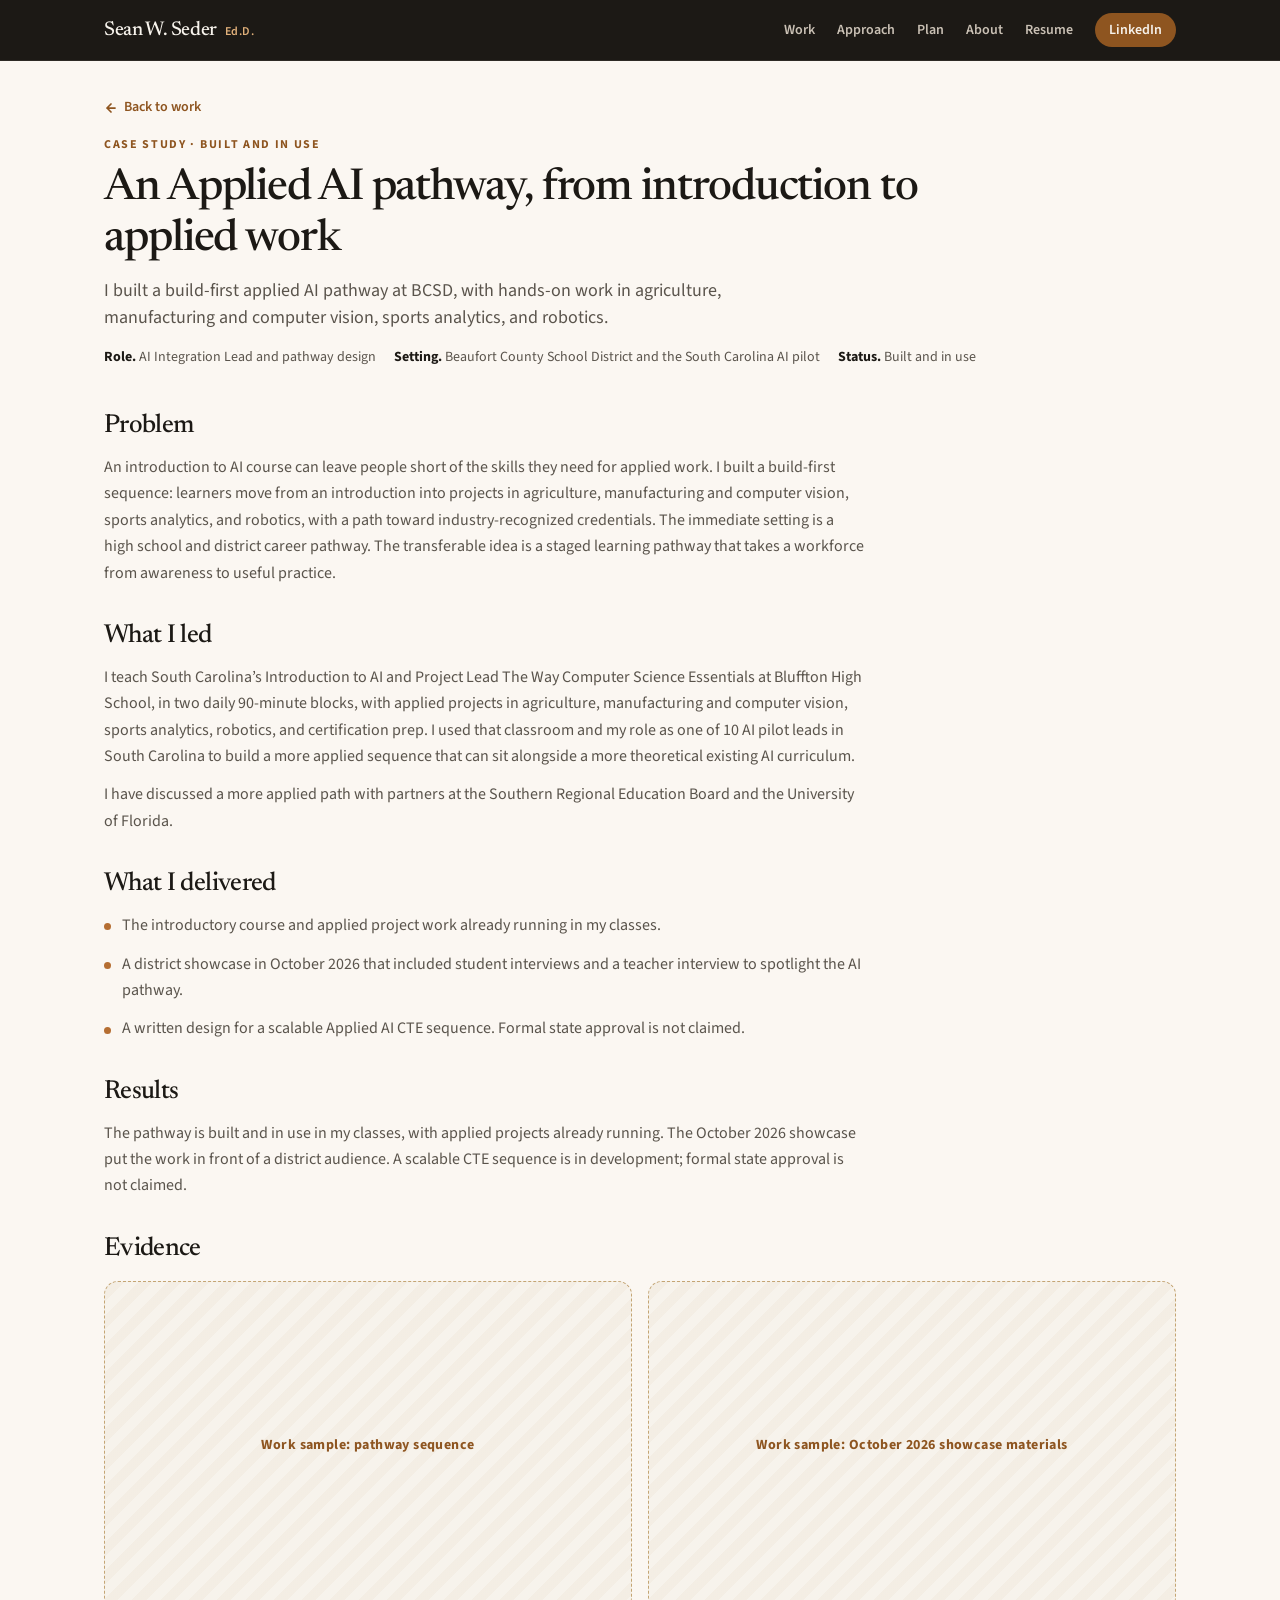
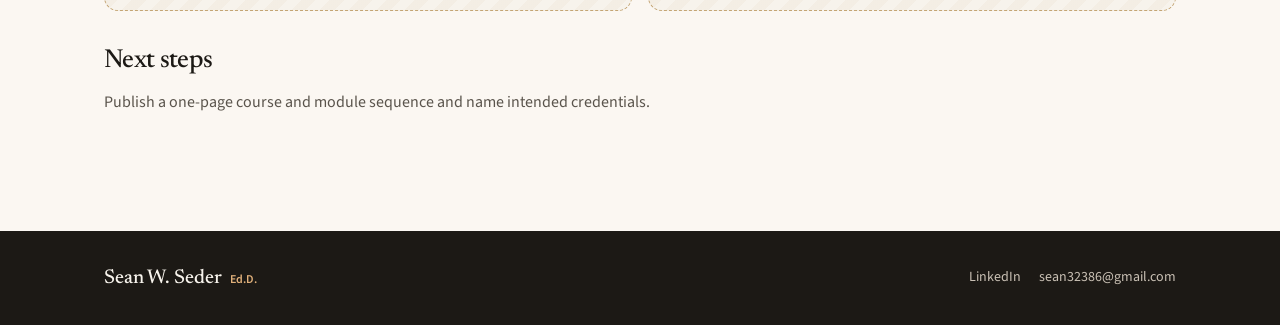
<file: case-pathway.html>
<!DOCTYPE html>
<html lang="en">
<head>
<meta charset="utf-8">
<meta name="viewport" content="width=device-width, initial-scale=1">
<title>Applied AI pathway | Sean W. Seder, Ed.D.</title>
<meta name="description" content="Case study of an Applied AI pathway in design, led by Sean W. Seder, Ed.D.">
<link rel="preconnect" href="https://fonts.googleapis.com">
<link rel="preconnect" href="https://fonts.gstatic.com" crossorigin>
<link href="https://fonts.googleapis.com/css2?family=Newsreader:opsz,wght@6..72,500;6..72,600&family=Source+Sans+3:wght@400;600;700&display=swap" rel="stylesheet">
<link rel="stylesheet" href="styles.css">
<style>/* Concept B v8. Public portfolio. No em dashes in any copy. */
:root {
  --charcoal: #1C1915;
  --charcoal-800: #2C2823;
  --stone-600: #5A544C;
  --stone-200: #E4DDD4;
  --stone-100: #EFE8DF;
  --stone-on-dark: #C9C0B4;
  --ivory: #F7F3EC;
  --paper: #FBF7F2;
  --cream: #FFFCF8;
  --copper: #B56E32;
  --copper-dark: #8E5520;
  --copper-deep: #7A481C;
  --copper-light: #E0B07A;
  --copper-soft: #F3E4D2;
  --copper-line: #C4A574;
  --focus: #8E5520;
  --shadow: 0 16px 40px rgba(28, 25, 21, 0.10);
  --shadow-soft: 0 8px 24px rgba(28, 25, 21, 0.06);
  --wrap: 1120px;
  --pad: 24px;
}
* { box-sizing: border-box; margin: 0; padding: 0; }
html { scroll-behavior: smooth; }
html, body {
  background: var(--paper);
  color: var(--charcoal);
  font-family: "Source Sans 3", "Source Sans Pro", sans-serif;
  line-height: 1.5;
  -webkit-font-smoothing: antialiased;
  text-rendering: optimizeLegibility;
}
body { overflow-x: clip; }
img { display: block; max-width: 100%; height: auto; }
a { color: inherit; text-decoration: none; }
a:hover { color: var(--copper-dark); }
button { font: inherit; background: none; border: 0; cursor: pointer; color: inherit; }
ul, ol { list-style: none; }
h1, h2, h3, h4, .serif {
  font-family: Newsreader, "Times New Roman", serif;
  font-weight: 500;
  letter-spacing: -0.025em;
  line-height: 1.15;
  color: var(--charcoal);
}
:focus-visible { outline: 2px solid var(--focus); outline-offset: 3px; }

.skip {
  position: absolute; left: 16px; top: -48px;
  background: var(--charcoal); color: var(--ivory);
  padding: 8px 14px; z-index: 50; border-radius: 6px; font-weight: 600; font-size: 14px;
}
.skip:focus { top: 10px; }

.wrap {
  width: 100%;
  max-width: var(--wrap);
  margin: 0 auto;
  padding-left: var(--pad);
  padding-right: var(--pad);
}

/* Target tag: small, tasteful, for unverified figures only */
.tg, .tag-target {
  display: inline-flex; align-items: center; justify-content: center;
  height: 18px; padding: 0 7px; border-radius: 100px;
  font-family: "Source Sans 3", sans-serif;
  font-size: 10px; font-weight: 700; letter-spacing: 0.08em;
  text-transform: uppercase; line-height: 1;
  background: var(--copper-soft); color: var(--copper-dark);
  vertical-align: middle; white-space: nowrap;
  position: relative; top: -1px;
}
h2 .tg, h3 .tg, .kpi-value .tg { margin-left: 8px; top: -6px; }
.kpi-value .tg { top: -12px; }

.status {
  display: inline-flex; align-items: center; height: 22px; padding: 0 9px;
  border-radius: 100px; font-size: 11px; font-weight: 600;
  letter-spacing: 0.05em; text-transform: uppercase; white-space: nowrap;
}
.status-delivered { background: var(--stone-100); color: var(--charcoal-800); }
.status-proto { background: var(--copper-soft); color: var(--copper-dark); }
.status-beta { background: var(--stone-100); color: var(--charcoal-800); }
.status-plan { background: var(--cream); color: var(--copper-dark); border: 1px dashed var(--copper-line); }

.kicker {
  font-size: 12px; letter-spacing: 0.14em; text-transform: uppercase;
  color: var(--copper-dark); font-weight: 700; margin-bottom: 8px;
}
.kicker.on-dark { color: var(--copper-light); }
.section-title { font-size: clamp(26px, 3vw, 34px); }
.section-head {
  display: flex; justify-content: space-between; align-items: flex-end;
  gap: 24px; margin-bottom: 28px; flex-wrap: wrap;
}
.section-lede {
  font-size: 16px; color: var(--stone-600); max-width: 520px; line-height: 1.5;
}

/* Header */
.site-header {
  background: var(--charcoal); color: var(--ivory);
  position: sticky; top: 0; z-index: 30;
  border-bottom: 1px solid rgba(247, 243, 236, 0.08);
}
.site-header .wrap {
  min-height: 60px;
  display: flex; align-items: center; gap: 20px;
}
.wordmark {
  display: flex; align-items: baseline; gap: 8px;
  color: var(--ivory); flex-shrink: 0;
}
.wordmark:hover { color: var(--ivory); }
.wm-name {
  font-family: Newsreader, serif; font-weight: 500;
  font-size: 20px; letter-spacing: -0.02em; line-height: 1;
}
.wm-edd {
  font-family: "Source Sans 3", sans-serif;
  font-size: 12px; font-weight: 600; letter-spacing: 0.04em;
  color: var(--copper-light);
}
.primary-nav {
  display: flex; align-items: center; gap: 22px; margin-left: auto;
  font-size: 14px; font-weight: 600; color: var(--stone-on-dark);
}
.primary-nav a:hover { color: var(--ivory); }
.nav-cta {
  background: var(--copper-dark); color: var(--ivory) !important;
  height: 34px; padding: 0 14px; border-radius: 999px;
  display: inline-flex; align-items: center;
}
.nav-cta:hover { background: var(--copper-deep); color: var(--ivory) !important; }
.menu-toggle { display: none; }
.mobile-panel { display: none; }

/* Buttons */
.btn {
  display: inline-flex; align-items: center; justify-content: center;
  height: 44px; padding: 0 20px; border-radius: 999px;
  font-size: 15px; font-weight: 600; gap: 8px;
}
.btn-primary { background: var(--copper-dark); color: var(--ivory) !important; }
.btn-primary:hover { background: var(--copper-deep); color: var(--ivory) !important; }
.btn-ghost { background: transparent; color: var(--ivory) !important; border: 1px solid rgba(247, 243, 236, 0.30); }
.btn-ghost:hover { border-color: var(--ivory); color: var(--ivory) !important; }
.btn-ghost-dark { background: transparent; color: var(--charcoal); border: 1px solid var(--stone-200); }
.btn-ghost-dark:hover { border-color: var(--charcoal); color: var(--charcoal); }

/* Hero */
.hero {
  background: var(--charcoal); color: var(--ivory);
  padding: 48px 0 92px;
}
.hero .wrap {
  display: grid; grid-template-columns: 200px 1fr; gap: 56px; align-items: center;
}
.portrait { justify-self: start; }
.photo-wrap {
  position: relative; width: 200px; height: 200px;
}
.photo-accent {
  /* One simple copper rounded square, offset. No rings. */
  position: absolute; right: -10px; bottom: -10px;
  width: 186px; height: 186px; border-radius: 28px;
  background: var(--copper); z-index: 0;
}
.photo {
  position: relative; z-index: 1;
  width: 186px; height: 186px; border-radius: 24px;
  overflow: hidden;
  background: var(--stone-100);
  box-shadow: 0 8px 24px rgba(0, 0, 0, 0.28);
}
.photo img { width: 100%; height: 100%; object-fit: cover; object-position: center 18%; }
.hero-copy { min-width: 0; }
.hero h1 {
  font-size: clamp(34px, 4.4vw, 52px);
  line-height: 1.04;
  color: var(--ivory);
  margin: 0 0 16px;
}
.hero-support {
  font-size: 18px; line-height: 1.45;
  color: var(--stone-on-dark);
  max-width: 640px;
  font-weight: 400;
}
.avail {
  margin-top: 16px;
  font-size: 14px; font-weight: 600;
  color: var(--copper-light);
  letter-spacing: 0.01em;
}
.hero .rule { width: 48px; height: 2px; background: var(--copper); margin: 22px 0; }
.hero .actions { display: flex; gap: 12px; flex-wrap: wrap; }

/* Proof band */
.proof {
  position: relative; z-index: 2;
  margin-top: -52px; padding-bottom: 8px;
}
.proof-card {
  background: var(--cream);
  border: 1px solid var(--stone-200);
  border-radius: 18px;
  box-shadow: var(--shadow);
  display: grid;
  grid-template-columns: repeat(4, 1fr);
  overflow: hidden;
}
.kpi {
  padding: 22px 22px 20px;
  border-right: 1px solid var(--stone-200);
  min-width: 0;
}
.kpi:last-child { border-right: 0; }
.kpi-value {
  font-family: Newsreader, serif;
  font-weight: 500;
  font-size: clamp(32px, 3.2vw, 44px);
  letter-spacing: -0.03em;
  line-height: 1;
  color: var(--charcoal);
  font-variant-numeric: tabular-nums;
  font-feature-settings: "tnum";
}
.kpi-value .unit { font-size: 0.52em; letter-spacing: -0.02em; }
.kpi-label { font-size: 14px; font-weight: 600; line-height: 1.3; margin-top: 10px; color: var(--charcoal); }
.kpi-sub { font-size: 13px; color: var(--stone-600); line-height: 1.4; margin-top: 4px; }

/* Sections */
section.work, section.approach, section.plan, section.about, section.contact, section.case {
  padding: 72px 0;
}
section.approach, section.about { background: var(--ivory); border-top: 1px solid var(--stone-200); border-bottom: 1px solid var(--stone-200); }
section.plan { padding-top: 72px; }

/* Work cards */
.cards { display: grid; grid-template-columns: repeat(3, 1fr); gap: 20px; }
.card {
  background: var(--cream); border: 1px solid var(--stone-200); border-radius: 16px;
  overflow: hidden; display: flex; flex-direction: column; min-width: 0;
  box-shadow: var(--shadow-soft);
}
.card:hover { border-color: var(--copper-line); }
.card-visual {
  height: 168px; background: var(--ivory);
  border-bottom: 1px solid var(--stone-200);
  display: flex; align-items: center; justify-content: center;
  padding: 16px 18px;
}
.card-visual svg { width: 100%; height: 100%; }
.card-body { padding: 18px 20px 20px; display: flex; flex-direction: column; flex: 1; }
.card-top { display: flex; justify-content: space-between; align-items: flex-start; gap: 10px; margin-bottom: 8px; }
.card h3 { font-size: 22px; }
.card-desc { font-size: 15px; line-height: 1.5; color: var(--stone-600); margin: 8px 0 16px; }
.card-link {
  margin-top: auto; font-size: 14px; font-weight: 700; color: var(--copper-dark);
  display: inline-flex; align-items: center; gap: 6px;
}
.card-link:hover { color: var(--copper-deep); }
.card-link svg { width: 14px; height: 14px; }

/* Approach */
.steps { display: grid; grid-template-columns: repeat(2, 1fr); gap: 18px; }
.step {
  background: var(--cream); border: 1px solid var(--stone-200);
  border-radius: 14px; padding: 20px 22px;
}
.step-num {
  font-family: Newsreader, serif; font-size: 22px; color: var(--copper-dark);
  font-weight: 500; margin-bottom: 6px;
}
.step h3 { font-size: 20px; margin-bottom: 8px; }
.step p { font-size: 15px; color: var(--stone-600); line-height: 1.5; }

/* Plan notice */
.plan-note {
  font-size: 15px; color: var(--stone-600);
  background: var(--copper-soft);
  border-left: 3px solid var(--copper);
  padding: 12px 16px; border-radius: 0 10px 10px 0;
  margin-bottom: 28px; line-height: 1.45;
}
.plan-note strong { color: var(--charcoal); font-weight: 700; }

.exhibits { display: grid; grid-template-columns: 1fr 1fr; gap: 20px; }
.exhibit {
  background: var(--cream);
  border: 1px solid var(--stone-200);
  border-radius: 16px;
  padding: 20px 22px 16px;
  display: flex; flex-direction: column; min-width: 0;
}
.exhibit.wide { grid-column: 1 / -1; }
.exhibit-kicker {
  font-size: 11px; letter-spacing: 0.14em; text-transform: uppercase;
  color: var(--copper-dark); font-weight: 700; margin-bottom: 6px;
}
.exhibit-title {
  font-family: Newsreader, serif; font-weight: 500; font-size: 20px;
  letter-spacing: -0.02em; line-height: 1.3; margin-bottom: 14px;
}
.exhibit-viz { flex: 1; display: flex; align-items: center; justify-content: center; min-width: 0; }
.exhibit-viz svg { width: 100%; height: auto; max-width: 100%; }
.exhibit-source {
  font-size: 12.5px; color: var(--stone-600); line-height: 1.45;
  margin-top: 12px; padding-top: 10px; border-top: 1px solid var(--stone-200);
}
.exhibit-source a { color: var(--copper-dark); font-weight: 600; text-decoration: underline; text-underline-offset: 2px; }

/* Value block */
.value-grid { display: grid; grid-template-columns: 0.85fr 1.15fr; gap: 24px; align-items: center; width: 100%; }
.value-hero { text-align: left; }
.value-amount {
  font-family: Newsreader, serif; font-size: 56px; letter-spacing: -0.03em; line-height: 1;
  color: var(--copper-dark); font-variant-numeric: tabular-nums;
}
.value-caption { font-size: 15px; font-weight: 600; margin-top: 8px; }
.value-sub { font-size: 13px; color: var(--stone-600); margin-top: 4px; }
.formula { width: 100%; border-collapse: collapse; font-size: 14px; }
.formula th, .formula td {
  text-align: left; padding: 8px 0; border-bottom: 1px solid var(--stone-200); vertical-align: top;
}
.formula th { font-weight: 500; color: var(--stone-600); padding-right: 12px; }
.formula td { text-align: right; font-variant-numeric: tabular-nums; font-weight: 600; }
.formula tr.total th, .formula tr.total td {
  border-bottom: 0; background: var(--copper-soft);
  font-family: Newsreader, serif; font-size: 18px; font-weight: 500; color: var(--copper-dark);
  padding: 10px 12px;
}
.formula tr.total th { border-radius: 8px 0 0 8px; }
.formula tr.total td { border-radius: 0 8px 8px 0; }

.depts { display: grid; grid-template-columns: repeat(3, 1fr); gap: 14px; width: 100%; }
.dept {
  background: var(--ivory); border: 1px solid var(--stone-200);
  border-radius: 12px; padding: 14px 16px;
}
.dept h4 { font-family: "Source Sans 3", sans-serif; font-size: 14px; font-weight: 700; letter-spacing: 0; margin-bottom: 6px; }
.dept .amt {
  font-family: Newsreader, serif; font-size: 26px; color: var(--copper-dark);
  letter-spacing: -0.02em; font-variant-numeric: tabular-nums;
}
.dept p { font-size: 13px; color: var(--stone-600); margin-top: 6px; line-height: 1.4; }

/* Champions */
.champ-grid { display: grid; grid-template-columns: 160px 1fr; gap: 24px; width: 100%; align-items: start; }
.champ-stat { text-align: left; }
.champ-num {
  font-family: Newsreader, serif; font-size: 56px; letter-spacing: -0.03em; line-height: 1;
  color: var(--copper-dark); font-variant-numeric: tabular-nums;
}
.champ-list { display: grid; gap: 10px; }
.champ-item { font-size: 14.5px; color: var(--stone-600); line-height: 1.45; }
.champ-item strong { color: var(--charcoal); font-weight: 700; display: block; margin-bottom: 1px; }

/* Reach / quality */
.bars { width: 100%; display: grid; gap: 12px; }
.bar-row { display: grid; grid-template-columns: 88px 1fr 64px; gap: 10px; align-items: center; font-size: 13px; }
.bar-row .lab { color: var(--stone-600); font-weight: 600; }
.bar-row .val { text-align: right; font-variant-numeric: tabular-nums; font-weight: 700; }
.bar-track { height: 12px; background: var(--stone-100); border-radius: 99px; overflow: hidden; }
.bar-fill { height: 100%; background: var(--copper); border-radius: 99px; }
.measure-list { display: grid; gap: 10px; width: 100%; }
.measure-item {
  display: grid; grid-template-columns: 28px 1fr; gap: 12px; align-items: start;
  font-size: 14.5px; color: var(--stone-600); line-height: 1.45;
}
.measure-item .dot {
  width: 28px; height: 28px; border-radius: 50%;
  background: var(--copper-soft); color: var(--copper-dark);
  display: flex; align-items: center; justify-content: center;
  font-size: 12px; font-weight: 700;
}

.plan-cta { margin-top: 28px; display: flex; justify-content: flex-start; }

/* About */
.about-grid { display: grid; grid-template-columns: 0.9fr 1.1fr; gap: 48px; }
.about-lead { font-family: Newsreader, serif; font-size: 24px; line-height: 1.35; margin-bottom: 16px; font-weight: 500; }
.about-grid p { font-size: 16px; line-height: 1.6; color: var(--stone-600); margin-bottom: 14px; }
.fact-list li {
  display: grid; grid-template-columns: 148px 1fr; gap: 16px;
  padding: 12px 0; border-bottom: 1px solid var(--stone-200);
  font-size: 15px; line-height: 1.45;
}
.fact-list li:first-child { border-top: 1px solid var(--stone-200); }
.fact-list strong { font-weight: 700; }
.fact-list span { color: var(--stone-600); }

/* Contact */
.contact-row {
  display: grid; grid-template-columns: 1.2fr 0.8fr; gap: 40px; align-items: start;
}
.contact-actions { display: flex; flex-wrap: wrap; gap: 12px; margin-top: 20px; }
.contact-list { display: grid; gap: 0; }
.contact-list a, .contact-list div {
  display: flex; justify-content: space-between; align-items: baseline; gap: 16px;
  padding: 14px 0; border-bottom: 1px solid var(--stone-200);
  font-size: 16px;
}
.contact-list a:first-child, .contact-list div:first-of-type { border-top: 1px solid var(--stone-200); }
.contact-list .lab { font-weight: 600; }
.contact-list .val { color: var(--stone-600); font-weight: 500; word-break: break-word; }

/* Footer */
.site-footer { background: var(--charcoal); color: var(--ivory); padding: 32px 0; }
.site-footer .wrap { display: flex; justify-content: space-between; align-items: center; gap: 24px; flex-wrap: wrap; }
.f-brand { display: flex; align-items: baseline; gap: 8px; }
.f-name { font-family: Newsreader, serif; font-size: 20px; font-weight: 500; }
.f-edd { font-size: 12px; font-weight: 600; color: var(--copper-light); }
.f-meta { font-size: 14px; color: var(--stone-on-dark); display: flex; gap: 18px; flex-wrap: wrap; }
.f-meta a:hover { color: var(--ivory); }

/* Case study pages */
.case-hero { padding: 36px 0 8px; }
.back {
  display: inline-flex; align-items: center; gap: 6px;
  font-size: 14px; font-weight: 600; color: var(--copper-dark); margin-bottom: 18px;
}
.case-hero h1 { font-size: clamp(30px, 4vw, 44px); margin: 10px 0 12px; max-width: 900px; }
.case-hero .lede { font-size: 18px; color: var(--stone-600); max-width: 720px; line-height: 1.5; }
.case-meta { display: flex; flex-wrap: wrap; gap: 8px 18px; margin-top: 16px; font-size: 14px; color: var(--stone-600); }
.case-meta strong { color: var(--charcoal); font-weight: 700; }
.case-body { padding: 36px 0 80px; }
.case-block { max-width: 760px; margin-bottom: 36px; }
.case-block h2 { font-size: 26px; margin-bottom: 12px; }
.case-block p, .case-block li { font-size: 16px; line-height: 1.65; color: var(--stone-600); margin-bottom: 12px; }
.case-block ul, .case-block ol { padding-left: 0; }
.case-block li { padding-left: 18px; position: relative; }
.case-block li::before {
  content: ""; position: absolute; left: 0; top: 0.7em;
  width: 7px; height: 7px; border-radius: 50%; background: var(--copper);
}
.case-block.wide { max-width: 1120px; }
.split { display: grid; grid-template-columns: 1fr 1fr; gap: 16px; margin: 16px 0 8px; }
.panel {
  background: var(--cream); border: 1px solid var(--stone-200);
  border-radius: 12px; padding: 16px 18px;
}
.panel h3 { font-family: "Source Sans 3", sans-serif; font-size: 14px; font-weight: 700; letter-spacing: 0; margin-bottom: 8px; }
.panel p, .panel li { font-size: 14.5px; margin-bottom: 6px; }
.missing {
  background: var(--ivory); border: 1px dashed var(--copper-line);
  border-radius: 12px; padding: 14px 16px; font-size: 14.5px; color: var(--stone-600);
}
.missing strong { color: var(--charcoal); }

/* Arch diagram helpers */
.arch {
  width: 100%; background: var(--cream); border: 1px solid var(--stone-200);
  border-radius: 16px; padding: 16px 12px 8px; margin: 8px 0 20px;
}

/* Responsive */
@media (max-width: 980px) {
  :root { --pad: 20px; }
  .hero .wrap { grid-template-columns: 160px 1fr; gap: 32px; }
  .photo-wrap, .photo-accent, .photo { }
  .photo-wrap { width: 160px; height: 160px; }
  .photo-accent { width: 148px; height: 148px; right: -8px; bottom: -8px; border-radius: 22px; }
  .photo { width: 148px; height: 148px; border-radius: 20px; }
  .proof-card, .cards, .exhibits, .steps, .about-grid, .contact-row, .value-grid, .depts, .champ-grid, .split {
    grid-template-columns: 1fr 1fr;
  }
  .depts, .champ-grid, .value-grid, .about-grid, .contact-row { grid-template-columns: 1fr; }
  .cards { grid-template-columns: 1fr; }
  .primary-nav a:not(.nav-cta) { display: none; }
  .menu-toggle { display: inline-flex; margin-left: auto; color: var(--ivory); font-size: 14px; font-weight: 600; height: 34px; padding: 0 12px; border: 1px solid rgba(247,243,236,0.28); border-radius: 999px; align-items: center; }
  .site-header { position: relative; }
  .site-header.is-open .mobile-panel,
  .site-header:has(.menu-toggle[open]) { }
  .mobile-panel {
    display: none; position: absolute; left: 0; right: 0; top: 100%;
    background: var(--charcoal); border-bottom: 1px solid rgba(247,243,236,0.1);
    padding: 8px 24px 20px; flex-direction: column; gap: 4px;
  }
  .site-header:has(.menu-toggle[open]) .mobile-panel,
  .mobile-panel.is-on { display: flex; }
  .mobile-panel a {
    color: var(--stone-on-dark); font-weight: 600; font-size: 16px; padding: 10px 0;
    border-bottom: 1px solid rgba(247,243,236,0.08);
  }
  .mobile-panel a:hover { color: var(--ivory); }
  /* details-based toggle */
  details.menu-toggle { position: static; }
  details.menu-toggle summary { list-style: none; cursor: pointer; }
  details.menu-toggle summary::-webkit-details-marker { display: none; }
  details.menu-toggle[open] + .mobile-panel { display: flex; }
}
/* Fallback if :has not applied: use checkbox */
@media (max-width: 980px) {
  #nav-check { display: none; }
  #nav-check:checked ~ .mobile-panel { display: flex; }
}

@media (max-width: 700px) {
  :root { --pad: 16px; }
  .hero { padding: 32px 0 80px; }
  .hero .wrap { grid-template-columns: 1fr; gap: 24px; justify-items: start; }
  .hero h1 { font-size: 32px; }
  .hero-support { font-size: 16px; }
  .proof-card { grid-template-columns: 1fr; }
  .kpi { border-right: 0; border-bottom: 1px solid var(--stone-200); }
  .kpi:last-child { border-bottom: 0; }
  .exhibits, .steps, .split { grid-template-columns: 1fr; }
  section.work, section.approach, section.plan, section.about, section.contact, section.case { padding: 48px 0; }
  .value-amount, .champ-num { font-size: 44px; }
  .bar-row { grid-template-columns: 72px 1fr 56px; font-size: 12.5px; }
  .fact-list li { grid-template-columns: 1fr; gap: 4px; }
  .section-head { align-items: flex-start; }
}

@media (prefers-reduced-motion: reduce) {
  html { scroll-behavior: auto; }
}

/* Nav checkbox pattern */
.nav-check { position: absolute; width: 1px; height: 1px; overflow: hidden; clip: rect(0 0 0 0); }
label.menu-toggle { display: none; }
.mobile-panel { display: none; }

@media (max-width: 980px) {
  .primary-nav { display: none; }
  label.menu-toggle {
    display: inline-flex; margin-left: auto;
    color: var(--ivory); font-size: 14px; font-weight: 600;
    height: 34px; padding: 0 14px;
    border: 1px solid rgba(247,243,236,0.28); border-radius: 999px;
    align-items: center; cursor: pointer;
  }
  label.menu-toggle:hover { border-color: var(--ivory); }
  .header-cta { display: inline-flex; }
  .mobile-panel {
    display: none; position: absolute; left: 0; right: 0; top: 100%;
    background: var(--charcoal);
    border-bottom: 1px solid rgba(247,243,236,0.1);
    padding: 8px var(--pad) 16px;
    flex-direction: column;
  }
  .nav-check:checked ~ .mobile-panel { display: flex; }
  .nav-check:focus-visible + label.menu-toggle { outline: 2px solid var(--copper-light); outline-offset: 3px; }
  .mobile-panel a {
    color: var(--stone-on-dark); font-weight: 600; font-size: 16px; padding: 12px 0;
    border-bottom: 1px solid rgba(247,243,236,0.08);
  }
  .mobile-panel a:hover { color: var(--ivory); }
}

/* Always-visible LinkedIn on small screens */
.header-cta {
  background: var(--copper-dark); color: var(--ivory) !important;
  height: 34px; padding: 0 14px; border-radius: 999px;
  display: none; align-items: center; font-size: 14px; font-weight: 600;
}
.header-cta:hover { background: var(--copper-deep); color: var(--ivory) !important; }
@media (max-width: 980px) {
  .header-cta { display: inline-flex; }
}

/* Chart label floor */
.exhibit-viz text { font-size: 13px; }

/* Icon sizing: inline arrows must stay 14px, never the SVG default size */
.btn svg,
.card-link svg,
.back svg,
.plan-cta svg {
  width: 14px;
  height: 14px;
  flex-shrink: 0;
  display: block;
}
.btn { white-space: nowrap; }
.back { white-space: nowrap; }
.section-head > div { flex: 1 1 280px; min-width: 0; }
.section-lede { flex: 0 1 420px; }
.bar-row { grid-template-columns: 110px 1fr 64px; }
@media (max-width: 700px) {
  .bar-row { grid-template-columns: 100px 1fr 52px; }
}
.arch { overflow: hidden; }

.status-active { background: var(--copper-soft); color: var(--copper-dark); }
.more { margin-top: 40px; }
.more-head { display: flex; justify-content: space-between; align-items: flex-end; gap: 16px; margin-bottom: 16px; flex-wrap: wrap; }
.more-head h3 { font-size: 22px; }
.more-note { font-size: 14px; color: var(--stone-600); max-width: 420px; line-height: 1.45; }
.more-grid { display: grid; grid-template-columns: repeat(3, 1fr); gap: 16px; }
.more-item {
  background: var(--cream); border: 1px solid var(--stone-200);
  border-radius: 12px; padding: 16px 18px; min-width: 0;
}
.more-item h4 { font-size: 18px; margin: 8px 0 6px; }
.more-item p { font-size: 14.5px; color: var(--stone-600); line-height: 1.45; }
@media (max-width: 700px) {
  .more-grid { grid-template-columns: 1fr; }
}


/* v8: artifact slots, dual value figures, chart meta */
.artifact-grid {
  display: grid;
  grid-template-columns: 1fr 1fr;
  gap: 16px;
  margin: 16px 0 8px;
  max-width: 760px;
}
.case-block.wide .artifact-grid { max-width: 1120px; }
.artifact { margin: 0; }
.artifact-frame {
  aspect-ratio: 16 / 10;
  border: 1.5px dashed var(--copper-line);
  border-radius: 14px;
  background:
    repeating-linear-gradient(-45deg, transparent, transparent 10px, rgba(181, 110, 50, 0.045) 10px, rgba(181, 110, 50, 0.045) 20px),
    var(--ivory);
  display: flex;
  align-items: center;
  justify-content: center;
  text-align: center;
  padding: 20px 24px;
  color: var(--copper-dark);
  font-family: "Source Sans 3", sans-serif;
  font-size: 14px;
  font-weight: 700;
  letter-spacing: 0.03em;
  line-height: 1.35;
  min-height: 140px;
}
.artifact figcaption {
  font-size: 13px;
  color: var(--stone-600);
  margin-top: 8px;
  line-height: 1.4;
}

.value-pair {
  display: grid;
  grid-template-columns: 1fr 1fr;
  gap: 16px;
  width: 100%;
  margin-bottom: 8px;
}
.value-pair .value-hero {
  background: var(--ivory);
  border: 1px solid var(--stone-200);
  border-radius: 12px;
  padding: 16px 18px 18px;
}
.value-pair .value-amount { font-size: 48px; }
.value-pair .value-caption { margin-top: 6px; }

.chart-meta {
  font-size: 12.5px;
  color: var(--stone-600);
  margin-top: 10px;
  display: flex;
  flex-wrap: wrap;
  gap: 4px 18px;
}
.chart-meta strong { color: var(--charcoal); font-weight: 700; }

.method-note {
  font-size: 13px;
  color: var(--stone-600);
  line-height: 1.5;
  margin-top: 14px;
  padding-top: 12px;
  border-top: 1px solid var(--stone-200);
}
.method-note strong { color: var(--charcoal); font-weight: 700; }

.legend-row {
  display: flex;
  flex-wrap: wrap;
  gap: 14px 20px;
  font-size: 12.5px;
  color: var(--stone-600);
  margin-top: 8px;
  align-items: center;
}
.legend-row .swatch {
  display: inline-flex;
  align-items: center;
  gap: 6px;
}
.legend-row i {
  display: inline-block;
  width: 18px;
  height: 10px;
  border-radius: 99px;
  flex-shrink: 0;
}
.legend-row i.solid { background: var(--copper); }
.legend-row i.dashed {
  background: repeating-linear-gradient(90deg, var(--copper) 0 8px, transparent 8px 12px);
  box-shadow: inset 0 0 0 1px transparent;
  height: 3px;
  width: 22px;
  border-radius: 0;
}
.legend-row i.hollow {
  width: 10px;
  height: 10px;
  border-radius: 50%;
  background: var(--cream);
  border: 1.75px solid var(--stone-600);
}
.legend-row i.hatch {
  width: 16px;
  height: 10px;
  border-radius: 2px;
  background:
    repeating-linear-gradient(-45deg, #5A544C 0 2px, transparent 2px 5px),
    var(--stone-100);
  border: 1px solid var(--stone-600);
}

@media (max-width: 700px) {
  .artifact-grid, .value-pair { grid-template-columns: 1fr; }
  .value-pair .value-amount { font-size: 42px; }
  .artifact-frame { min-height: 120px; }
}

/* v8 polish */
section[id], .case-hero { scroll-margin-top: 72px; }
.artifact-grid.three { grid-template-columns: repeat(3, 1fr); }
@media (max-width: 700px) {
  .artifact-grid.three { grid-template-columns: 1fr; }
  .chart-callout { display: none; }
  .arch { overflow-x: auto; -webkit-overflow-scrolling: touch; }
  .arch svg { min-width: 860px; height: auto; }
}
</style>
<link rel="icon" href="assets/favicon.svg" type="image/svg+xml">
<link rel="icon" href="assets/favicon-32.png" sizes="32x32">
<link rel="apple-touch-icon" href="assets/favicon-180.png">
</head>
<body>
<a class="skip" href="#main">Skip to content</a>
<header class="site-header">
  <div class="wrap">
    <a class="wordmark" href="index.html">
      <span class="wm-name">Sean W. Seder</span>
      <span class="wm-edd">Ed.D.</span>
    </a>
    <input type="checkbox" id="nav-check" class="nav-check" />
    <label class="menu-toggle" for="nav-check">Menu</label>
    <a class="header-cta" href="https://www.linkedin.com/in/sean-seder-4b7b10126">LinkedIn</a>
    <nav class="primary-nav" aria-label="Primary">
      <a href="index.html#work">Work</a>
      <a href="index.html#approach">Approach</a>
      <a href="index.html#plan">Plan</a>
      <a href="index.html#about">About</a>
      <a href="Sean_Seder_Resume.pdf?v=20261118">Resume</a>
      <a class="nav-cta" href="https://www.linkedin.com/in/sean-seder-4b7b10126">LinkedIn</a>
    </nav>
    <nav class="mobile-panel" aria-label="Mobile">
      <a href="index.html#work">Work</a>
      <a href="index.html#approach">Approach</a>
      <a href="index.html#plan">Plan</a>
      <a href="index.html#about">About</a>
      <a href="Sean_Seder_Resume.pdf?v=20261118">Resume</a>
      <a href="https://www.linkedin.com/in/sean-seder-4b7b10126">LinkedIn</a>
    </nav>
  </div>
</header>
<main id="main">
<section class="case-hero">
  <div class="wrap">
    <a class="back" href="index.html#work"><svg viewBox="0 0 14 14" width="14" height="14" fill="none" aria-hidden="true"><path d="M11 7H3M7 3L3 7l4 4" stroke="currentColor" stroke-width="1.75" stroke-linecap="round" stroke-linejoin="round"/></svg> Back to work</a>
    <div class="kicker">Case study · Built and in use</div>
    <h1>An Applied AI pathway, from introduction to applied work</h1>
    <p class="lede">I built a build-first applied AI pathway at BCSD, with hands-on work in agriculture, manufacturing and computer vision, sports analytics, and robotics.</p>
    <div class="case-meta">
      <span><strong>Role.</strong> AI Integration Lead and pathway design</span>
      <span><strong>Setting.</strong> Beaufort County School District and the South Carolina AI pilot</span>
      <span><strong>Status.</strong> Built and in use</span>
    </div>
  </div>
</section>
<section class="case-body">
  <div class="wrap">
    <div class="case-block">
      <h2>Problem</h2>
      <p>An introduction to AI course can leave people short of the skills they need for applied work. I built a build-first sequence: learners move from an introduction into projects in agriculture, manufacturing and computer vision, sports analytics, and robotics, with a path toward industry-recognized credentials. The immediate setting is a high school and district career pathway. The transferable idea is a staged learning pathway that takes a workforce from awareness to useful practice.</p>
    </div>
    <div class="case-block">
      <h2>What I led</h2>
      <p>I teach South Carolina’s Introduction to AI and Project Lead The Way Computer Science Essentials at Bluffton High School, in two daily 90-minute blocks, with applied projects in agriculture, manufacturing and computer vision, sports analytics, robotics, and certification prep. I used that classroom and my role as one of 10 AI pilot leads in South Carolina to build a more applied sequence that can sit alongside a more theoretical existing AI curriculum.</p>
      <p>I have discussed a more applied path with partners at the Southern Regional Education Board and the University of Florida.</p>
    </div>
    <div class="case-block">
      <h2>What I delivered</h2>
      <ul>
        <li>The introductory course and applied project work already running in my classes.</li>
        <li>A district showcase in October 2026 that included student interviews and a teacher interview to spotlight the AI pathway.</li>
        <li>A written design for a scalable Applied AI CTE sequence. Formal state approval is not claimed.</li>
      </ul>
    </div>
    <div class="case-block">
      <h2>Results</h2>
      <p>The pathway is built and in use in my classes, with applied projects already running. The October 2026 showcase put the work in front of a district audience. A scalable CTE sequence is in development; formal state approval is not claimed.</p>
    </div>
    <div class="case-block wide">
      <h2>Evidence</h2>
      <div class="artifact-grid">
        <figure class="artifact">
  <div class="artifact-frame" role="img" aria-label="Work sample: pathway sequence">Work sample: pathway sequence</div>
  
</figure>
        <figure class="artifact">
  <div class="artifact-frame" role="img" aria-label="Work sample: October 2026 showcase materials">Work sample: October 2026 showcase materials</div>
  
</figure>
      </div>
    </div>
    <div class="case-block">
      <h2>Next steps</h2>
      <p>Publish a one-page course and module sequence and name intended credentials.</p>
    </div>
  </div>
</section>
</main><footer class="site-footer">
  <div class="wrap">
    <div class="f-brand">
      <span class="f-name">Sean W. Seder</span>
      <span class="f-edd">Ed.D.</span>
    </div>
    <div class="f-meta">
      <a href="https://www.linkedin.com/in/sean-seder-4b7b10126">LinkedIn</a>
      <a href="mailto:sean32386@gmail.com">sean32386@gmail.com</a>
    </div>
  </div>
</footer>
</body>
</html>
</file>
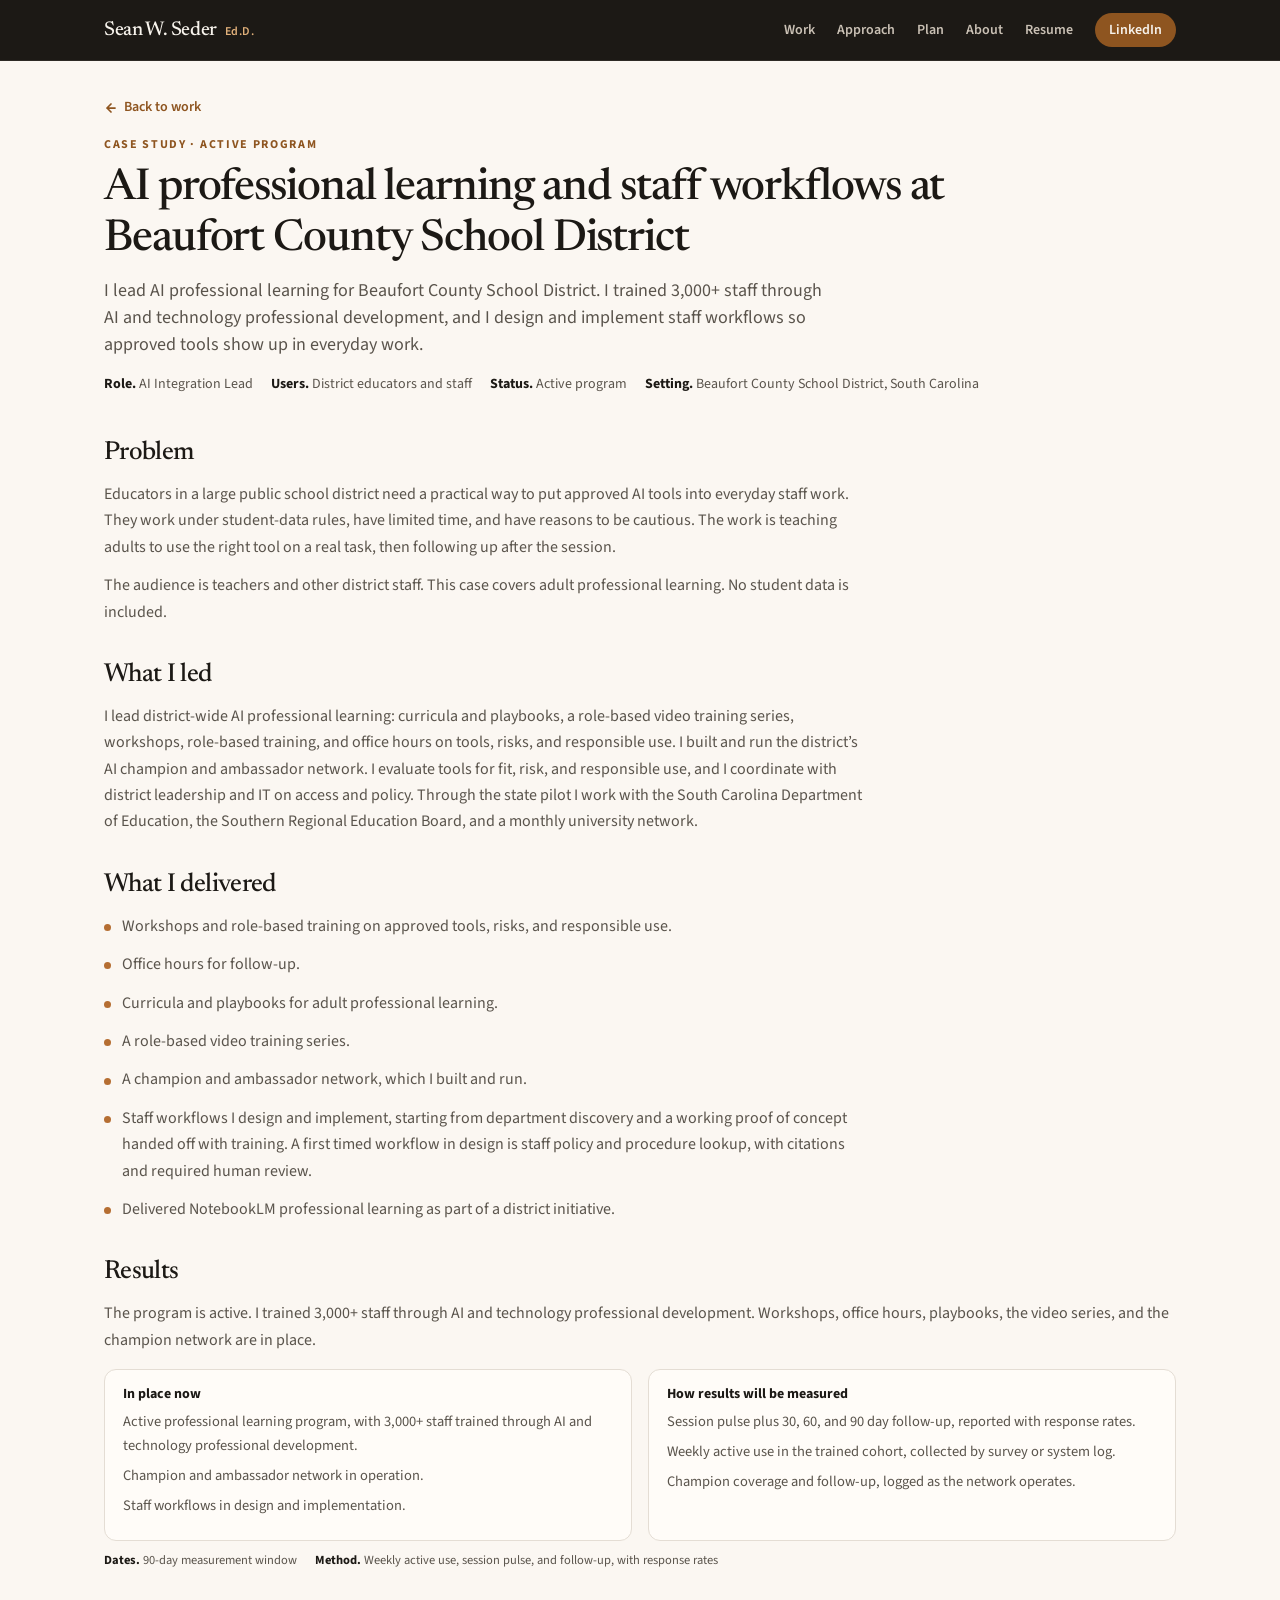
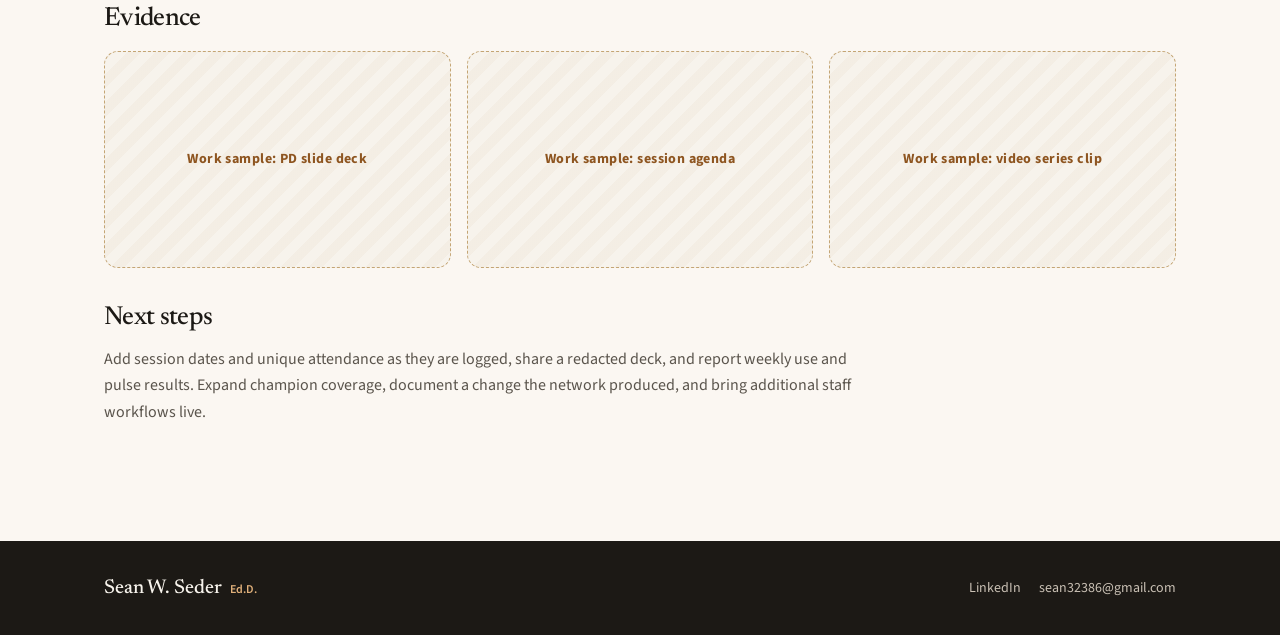
<file: case-pd.html>
<!DOCTYPE html>
<html lang="en">
<head>
<meta charset="utf-8">
<meta name="viewport" content="width=device-width, initial-scale=1">
<title>AI professional learning and staff workflows | Sean W. Seder, Ed.D.</title>
<meta name="description" content="Case study of AI professional learning and staff workflows led by Sean W. Seder, Ed.D., at Beaufort County School District.">
<link rel="preconnect" href="https://fonts.googleapis.com">
<link rel="preconnect" href="https://fonts.gstatic.com" crossorigin>
<link href="https://fonts.googleapis.com/css2?family=Newsreader:opsz,wght@6..72,500;6..72,600&family=Source+Sans+3:wght@400;600;700&display=swap" rel="stylesheet">
<link rel="stylesheet" href="styles.css">
<style>/* Concept B v8. Public portfolio. No em dashes in any copy. */
:root {
  --charcoal: #1C1915;
  --charcoal-800: #2C2823;
  --stone-600: #5A544C;
  --stone-200: #E4DDD4;
  --stone-100: #EFE8DF;
  --stone-on-dark: #C9C0B4;
  --ivory: #F7F3EC;
  --paper: #FBF7F2;
  --cream: #FFFCF8;
  --copper: #B56E32;
  --copper-dark: #8E5520;
  --copper-deep: #7A481C;
  --copper-light: #E0B07A;
  --copper-soft: #F3E4D2;
  --copper-line: #C4A574;
  --focus: #8E5520;
  --shadow: 0 16px 40px rgba(28, 25, 21, 0.10);
  --shadow-soft: 0 8px 24px rgba(28, 25, 21, 0.06);
  --wrap: 1120px;
  --pad: 24px;
}
* { box-sizing: border-box; margin: 0; padding: 0; }
html { scroll-behavior: smooth; }
html, body {
  background: var(--paper);
  color: var(--charcoal);
  font-family: "Source Sans 3", "Source Sans Pro", sans-serif;
  line-height: 1.5;
  -webkit-font-smoothing: antialiased;
  text-rendering: optimizeLegibility;
}
body { overflow-x: clip; }
img { display: block; max-width: 100%; height: auto; }
a { color: inherit; text-decoration: none; }
a:hover { color: var(--copper-dark); }
button { font: inherit; background: none; border: 0; cursor: pointer; color: inherit; }
ul, ol { list-style: none; }
h1, h2, h3, h4, .serif {
  font-family: Newsreader, "Times New Roman", serif;
  font-weight: 500;
  letter-spacing: -0.025em;
  line-height: 1.15;
  color: var(--charcoal);
}
:focus-visible { outline: 2px solid var(--focus); outline-offset: 3px; }

.skip {
  position: absolute; left: 16px; top: -48px;
  background: var(--charcoal); color: var(--ivory);
  padding: 8px 14px; z-index: 50; border-radius: 6px; font-weight: 600; font-size: 14px;
}
.skip:focus { top: 10px; }

.wrap {
  width: 100%;
  max-width: var(--wrap);
  margin: 0 auto;
  padding-left: var(--pad);
  padding-right: var(--pad);
}

/* Target tag: small, tasteful, for unverified figures only */
.tg, .tag-target {
  display: inline-flex; align-items: center; justify-content: center;
  height: 18px; padding: 0 7px; border-radius: 100px;
  font-family: "Source Sans 3", sans-serif;
  font-size: 10px; font-weight: 700; letter-spacing: 0.08em;
  text-transform: uppercase; line-height: 1;
  background: var(--copper-soft); color: var(--copper-dark);
  vertical-align: middle; white-space: nowrap;
  position: relative; top: -1px;
}
h2 .tg, h3 .tg, .kpi-value .tg { margin-left: 8px; top: -6px; }
.kpi-value .tg { top: -12px; }

.status {
  display: inline-flex; align-items: center; height: 22px; padding: 0 9px;
  border-radius: 100px; font-size: 11px; font-weight: 600;
  letter-spacing: 0.05em; text-transform: uppercase; white-space: nowrap;
}
.status-delivered { background: var(--stone-100); color: var(--charcoal-800); }
.status-proto { background: var(--copper-soft); color: var(--copper-dark); }
.status-beta { background: var(--stone-100); color: var(--charcoal-800); }
.status-plan { background: var(--cream); color: var(--copper-dark); border: 1px dashed var(--copper-line); }

.kicker {
  font-size: 12px; letter-spacing: 0.14em; text-transform: uppercase;
  color: var(--copper-dark); font-weight: 700; margin-bottom: 8px;
}
.kicker.on-dark { color: var(--copper-light); }
.section-title { font-size: clamp(26px, 3vw, 34px); }
.section-head {
  display: flex; justify-content: space-between; align-items: flex-end;
  gap: 24px; margin-bottom: 28px; flex-wrap: wrap;
}
.section-lede {
  font-size: 16px; color: var(--stone-600); max-width: 520px; line-height: 1.5;
}

/* Header */
.site-header {
  background: var(--charcoal); color: var(--ivory);
  position: sticky; top: 0; z-index: 30;
  border-bottom: 1px solid rgba(247, 243, 236, 0.08);
}
.site-header .wrap {
  min-height: 60px;
  display: flex; align-items: center; gap: 20px;
}
.wordmark {
  display: flex; align-items: baseline; gap: 8px;
  color: var(--ivory); flex-shrink: 0;
}
.wordmark:hover { color: var(--ivory); }
.wm-name {
  font-family: Newsreader, serif; font-weight: 500;
  font-size: 20px; letter-spacing: -0.02em; line-height: 1;
}
.wm-edd {
  font-family: "Source Sans 3", sans-serif;
  font-size: 12px; font-weight: 600; letter-spacing: 0.04em;
  color: var(--copper-light);
}
.primary-nav {
  display: flex; align-items: center; gap: 22px; margin-left: auto;
  font-size: 14px; font-weight: 600; color: var(--stone-on-dark);
}
.primary-nav a:hover { color: var(--ivory); }
.nav-cta {
  background: var(--copper-dark); color: var(--ivory) !important;
  height: 34px; padding: 0 14px; border-radius: 999px;
  display: inline-flex; align-items: center;
}
.nav-cta:hover { background: var(--copper-deep); color: var(--ivory) !important; }
.menu-toggle { display: none; }
.mobile-panel { display: none; }

/* Buttons */
.btn {
  display: inline-flex; align-items: center; justify-content: center;
  height: 44px; padding: 0 20px; border-radius: 999px;
  font-size: 15px; font-weight: 600; gap: 8px;
}
.btn-primary { background: var(--copper-dark); color: var(--ivory) !important; }
.btn-primary:hover { background: var(--copper-deep); color: var(--ivory) !important; }
.btn-ghost { background: transparent; color: var(--ivory) !important; border: 1px solid rgba(247, 243, 236, 0.30); }
.btn-ghost:hover { border-color: var(--ivory); color: var(--ivory) !important; }
.btn-ghost-dark { background: transparent; color: var(--charcoal); border: 1px solid var(--stone-200); }
.btn-ghost-dark:hover { border-color: var(--charcoal); color: var(--charcoal); }

/* Hero */
.hero {
  background: var(--charcoal); color: var(--ivory);
  padding: 48px 0 92px;
}
.hero .wrap {
  display: grid; grid-template-columns: 200px 1fr; gap: 56px; align-items: center;
}
.portrait { justify-self: start; }
.photo-wrap {
  position: relative; width: 200px; height: 200px;
}
.photo-accent {
  /* One simple copper rounded square, offset. No rings. */
  position: absolute; right: -10px; bottom: -10px;
  width: 186px; height: 186px; border-radius: 28px;
  background: var(--copper); z-index: 0;
}
.photo {
  position: relative; z-index: 1;
  width: 186px; height: 186px; border-radius: 24px;
  overflow: hidden;
  background: var(--stone-100);
  box-shadow: 0 8px 24px rgba(0, 0, 0, 0.28);
}
.photo img { width: 100%; height: 100%; object-fit: cover; object-position: center 18%; }
.hero-copy { min-width: 0; }
.hero h1 {
  font-size: clamp(34px, 4.4vw, 52px);
  line-height: 1.04;
  color: var(--ivory);
  margin: 0 0 16px;
}
.hero-support {
  font-size: 18px; line-height: 1.45;
  color: var(--stone-on-dark);
  max-width: 640px;
  font-weight: 400;
}
.avail {
  margin-top: 16px;
  font-size: 14px; font-weight: 600;
  color: var(--copper-light);
  letter-spacing: 0.01em;
}
.hero .rule { width: 48px; height: 2px; background: var(--copper); margin: 22px 0; }
.hero .actions { display: flex; gap: 12px; flex-wrap: wrap; }

/* Proof band */
.proof {
  position: relative; z-index: 2;
  margin-top: -52px; padding-bottom: 8px;
}
.proof-card {
  background: var(--cream);
  border: 1px solid var(--stone-200);
  border-radius: 18px;
  box-shadow: var(--shadow);
  display: grid;
  grid-template-columns: repeat(4, 1fr);
  overflow: hidden;
}
.kpi {
  padding: 22px 22px 20px;
  border-right: 1px solid var(--stone-200);
  min-width: 0;
}
.kpi:last-child { border-right: 0; }
.kpi-value {
  font-family: Newsreader, serif;
  font-weight: 500;
  font-size: clamp(32px, 3.2vw, 44px);
  letter-spacing: -0.03em;
  line-height: 1;
  color: var(--charcoal);
  font-variant-numeric: tabular-nums;
  font-feature-settings: "tnum";
}
.kpi-value .unit { font-size: 0.52em; letter-spacing: -0.02em; }
.kpi-label { font-size: 14px; font-weight: 600; line-height: 1.3; margin-top: 10px; color: var(--charcoal); }
.kpi-sub { font-size: 13px; color: var(--stone-600); line-height: 1.4; margin-top: 4px; }

/* Sections */
section.work, section.approach, section.plan, section.about, section.contact, section.case {
  padding: 72px 0;
}
section.approach, section.about { background: var(--ivory); border-top: 1px solid var(--stone-200); border-bottom: 1px solid var(--stone-200); }
section.plan { padding-top: 72px; }

/* Work cards */
.cards { display: grid; grid-template-columns: repeat(3, 1fr); gap: 20px; }
.card {
  background: var(--cream); border: 1px solid var(--stone-200); border-radius: 16px;
  overflow: hidden; display: flex; flex-direction: column; min-width: 0;
  box-shadow: var(--shadow-soft);
}
.card:hover { border-color: var(--copper-line); }
.card-visual {
  height: 168px; background: var(--ivory);
  border-bottom: 1px solid var(--stone-200);
  display: flex; align-items: center; justify-content: center;
  padding: 16px 18px;
}
.card-visual svg { width: 100%; height: 100%; }
.card-body { padding: 18px 20px 20px; display: flex; flex-direction: column; flex: 1; }
.card-top { display: flex; justify-content: space-between; align-items: flex-start; gap: 10px; margin-bottom: 8px; }
.card h3 { font-size: 22px; }
.card-desc { font-size: 15px; line-height: 1.5; color: var(--stone-600); margin: 8px 0 16px; }
.card-link {
  margin-top: auto; font-size: 14px; font-weight: 700; color: var(--copper-dark);
  display: inline-flex; align-items: center; gap: 6px;
}
.card-link:hover { color: var(--copper-deep); }
.card-link svg { width: 14px; height: 14px; }

/* Approach */
.steps { display: grid; grid-template-columns: repeat(2, 1fr); gap: 18px; }
.step {
  background: var(--cream); border: 1px solid var(--stone-200);
  border-radius: 14px; padding: 20px 22px;
}
.step-num {
  font-family: Newsreader, serif; font-size: 22px; color: var(--copper-dark);
  font-weight: 500; margin-bottom: 6px;
}
.step h3 { font-size: 20px; margin-bottom: 8px; }
.step p { font-size: 15px; color: var(--stone-600); line-height: 1.5; }

/* Plan notice */
.plan-note {
  font-size: 15px; color: var(--stone-600);
  background: var(--copper-soft);
  border-left: 3px solid var(--copper);
  padding: 12px 16px; border-radius: 0 10px 10px 0;
  margin-bottom: 28px; line-height: 1.45;
}
.plan-note strong { color: var(--charcoal); font-weight: 700; }

.exhibits { display: grid; grid-template-columns: 1fr 1fr; gap: 20px; }
.exhibit {
  background: var(--cream);
  border: 1px solid var(--stone-200);
  border-radius: 16px;
  padding: 20px 22px 16px;
  display: flex; flex-direction: column; min-width: 0;
}
.exhibit.wide { grid-column: 1 / -1; }
.exhibit-kicker {
  font-size: 11px; letter-spacing: 0.14em; text-transform: uppercase;
  color: var(--copper-dark); font-weight: 700; margin-bottom: 6px;
}
.exhibit-title {
  font-family: Newsreader, serif; font-weight: 500; font-size: 20px;
  letter-spacing: -0.02em; line-height: 1.3; margin-bottom: 14px;
}
.exhibit-viz { flex: 1; display: flex; align-items: center; justify-content: center; min-width: 0; }
.exhibit-viz svg { width: 100%; height: auto; max-width: 100%; }
.exhibit-source {
  font-size: 12.5px; color: var(--stone-600); line-height: 1.45;
  margin-top: 12px; padding-top: 10px; border-top: 1px solid var(--stone-200);
}
.exhibit-source a { color: var(--copper-dark); font-weight: 600; text-decoration: underline; text-underline-offset: 2px; }

/* Value block */
.value-grid { display: grid; grid-template-columns: 0.85fr 1.15fr; gap: 24px; align-items: center; width: 100%; }
.value-hero { text-align: left; }
.value-amount {
  font-family: Newsreader, serif; font-size: 56px; letter-spacing: -0.03em; line-height: 1;
  color: var(--copper-dark); font-variant-numeric: tabular-nums;
}
.value-caption { font-size: 15px; font-weight: 600; margin-top: 8px; }
.value-sub { font-size: 13px; color: var(--stone-600); margin-top: 4px; }
.formula { width: 100%; border-collapse: collapse; font-size: 14px; }
.formula th, .formula td {
  text-align: left; padding: 8px 0; border-bottom: 1px solid var(--stone-200); vertical-align: top;
}
.formula th { font-weight: 500; color: var(--stone-600); padding-right: 12px; }
.formula td { text-align: right; font-variant-numeric: tabular-nums; font-weight: 600; }
.formula tr.total th, .formula tr.total td {
  border-bottom: 0; background: var(--copper-soft);
  font-family: Newsreader, serif; font-size: 18px; font-weight: 500; color: var(--copper-dark);
  padding: 10px 12px;
}
.formula tr.total th { border-radius: 8px 0 0 8px; }
.formula tr.total td { border-radius: 0 8px 8px 0; }

.depts { display: grid; grid-template-columns: repeat(3, 1fr); gap: 14px; width: 100%; }
.dept {
  background: var(--ivory); border: 1px solid var(--stone-200);
  border-radius: 12px; padding: 14px 16px;
}
.dept h4 { font-family: "Source Sans 3", sans-serif; font-size: 14px; font-weight: 700; letter-spacing: 0; margin-bottom: 6px; }
.dept .amt {
  font-family: Newsreader, serif; font-size: 26px; color: var(--copper-dark);
  letter-spacing: -0.02em; font-variant-numeric: tabular-nums;
}
.dept p { font-size: 13px; color: var(--stone-600); margin-top: 6px; line-height: 1.4; }

/* Champions */
.champ-grid { display: grid; grid-template-columns: 160px 1fr; gap: 24px; width: 100%; align-items: start; }
.champ-stat { text-align: left; }
.champ-num {
  font-family: Newsreader, serif; font-size: 56px; letter-spacing: -0.03em; line-height: 1;
  color: var(--copper-dark); font-variant-numeric: tabular-nums;
}
.champ-list { display: grid; gap: 10px; }
.champ-item { font-size: 14.5px; color: var(--stone-600); line-height: 1.45; }
.champ-item strong { color: var(--charcoal); font-weight: 700; display: block; margin-bottom: 1px; }

/* Reach / quality */
.bars { width: 100%; display: grid; gap: 12px; }
.bar-row { display: grid; grid-template-columns: 88px 1fr 64px; gap: 10px; align-items: center; font-size: 13px; }
.bar-row .lab { color: var(--stone-600); font-weight: 600; }
.bar-row .val { text-align: right; font-variant-numeric: tabular-nums; font-weight: 700; }
.bar-track { height: 12px; background: var(--stone-100); border-radius: 99px; overflow: hidden; }
.bar-fill { height: 100%; background: var(--copper); border-radius: 99px; }
.measure-list { display: grid; gap: 10px; width: 100%; }
.measure-item {
  display: grid; grid-template-columns: 28px 1fr; gap: 12px; align-items: start;
  font-size: 14.5px; color: var(--stone-600); line-height: 1.45;
}
.measure-item .dot {
  width: 28px; height: 28px; border-radius: 50%;
  background: var(--copper-soft); color: var(--copper-dark);
  display: flex; align-items: center; justify-content: center;
  font-size: 12px; font-weight: 700;
}

.plan-cta { margin-top: 28px; display: flex; justify-content: flex-start; }

/* About */
.about-grid { display: grid; grid-template-columns: 0.9fr 1.1fr; gap: 48px; }
.about-lead { font-family: Newsreader, serif; font-size: 24px; line-height: 1.35; margin-bottom: 16px; font-weight: 500; }
.about-grid p { font-size: 16px; line-height: 1.6; color: var(--stone-600); margin-bottom: 14px; }
.fact-list li {
  display: grid; grid-template-columns: 148px 1fr; gap: 16px;
  padding: 12px 0; border-bottom: 1px solid var(--stone-200);
  font-size: 15px; line-height: 1.45;
}
.fact-list li:first-child { border-top: 1px solid var(--stone-200); }
.fact-list strong { font-weight: 700; }
.fact-list span { color: var(--stone-600); }

/* Contact */
.contact-row {
  display: grid; grid-template-columns: 1.2fr 0.8fr; gap: 40px; align-items: start;
}
.contact-actions { display: flex; flex-wrap: wrap; gap: 12px; margin-top: 20px; }
.contact-list { display: grid; gap: 0; }
.contact-list a, .contact-list div {
  display: flex; justify-content: space-between; align-items: baseline; gap: 16px;
  padding: 14px 0; border-bottom: 1px solid var(--stone-200);
  font-size: 16px;
}
.contact-list a:first-child, .contact-list div:first-of-type { border-top: 1px solid var(--stone-200); }
.contact-list .lab { font-weight: 600; }
.contact-list .val { color: var(--stone-600); font-weight: 500; word-break: break-word; }

/* Footer */
.site-footer { background: var(--charcoal); color: var(--ivory); padding: 32px 0; }
.site-footer .wrap { display: flex; justify-content: space-between; align-items: center; gap: 24px; flex-wrap: wrap; }
.f-brand { display: flex; align-items: baseline; gap: 8px; }
.f-name { font-family: Newsreader, serif; font-size: 20px; font-weight: 500; }
.f-edd { font-size: 12px; font-weight: 600; color: var(--copper-light); }
.f-meta { font-size: 14px; color: var(--stone-on-dark); display: flex; gap: 18px; flex-wrap: wrap; }
.f-meta a:hover { color: var(--ivory); }

/* Case study pages */
.case-hero { padding: 36px 0 8px; }
.back {
  display: inline-flex; align-items: center; gap: 6px;
  font-size: 14px; font-weight: 600; color: var(--copper-dark); margin-bottom: 18px;
}
.case-hero h1 { font-size: clamp(30px, 4vw, 44px); margin: 10px 0 12px; max-width: 900px; }
.case-hero .lede { font-size: 18px; color: var(--stone-600); max-width: 720px; line-height: 1.5; }
.case-meta { display: flex; flex-wrap: wrap; gap: 8px 18px; margin-top: 16px; font-size: 14px; color: var(--stone-600); }
.case-meta strong { color: var(--charcoal); font-weight: 700; }
.case-body { padding: 36px 0 80px; }
.case-block { max-width: 760px; margin-bottom: 36px; }
.case-block h2 { font-size: 26px; margin-bottom: 12px; }
.case-block p, .case-block li { font-size: 16px; line-height: 1.65; color: var(--stone-600); margin-bottom: 12px; }
.case-block ul, .case-block ol { padding-left: 0; }
.case-block li { padding-left: 18px; position: relative; }
.case-block li::before {
  content: ""; position: absolute; left: 0; top: 0.7em;
  width: 7px; height: 7px; border-radius: 50%; background: var(--copper);
}
.case-block.wide { max-width: 1120px; }
.split { display: grid; grid-template-columns: 1fr 1fr; gap: 16px; margin: 16px 0 8px; }
.panel {
  background: var(--cream); border: 1px solid var(--stone-200);
  border-radius: 12px; padding: 16px 18px;
}
.panel h3 { font-family: "Source Sans 3", sans-serif; font-size: 14px; font-weight: 700; letter-spacing: 0; margin-bottom: 8px; }
.panel p, .panel li { font-size: 14.5px; margin-bottom: 6px; }
.missing {
  background: var(--ivory); border: 1px dashed var(--copper-line);
  border-radius: 12px; padding: 14px 16px; font-size: 14.5px; color: var(--stone-600);
}
.missing strong { color: var(--charcoal); }

/* Arch diagram helpers */
.arch {
  width: 100%; background: var(--cream); border: 1px solid var(--stone-200);
  border-radius: 16px; padding: 16px 12px 8px; margin: 8px 0 20px;
}

/* Responsive */
@media (max-width: 980px) {
  :root { --pad: 20px; }
  .hero .wrap { grid-template-columns: 160px 1fr; gap: 32px; }
  .photo-wrap, .photo-accent, .photo { }
  .photo-wrap { width: 160px; height: 160px; }
  .photo-accent { width: 148px; height: 148px; right: -8px; bottom: -8px; border-radius: 22px; }
  .photo { width: 148px; height: 148px; border-radius: 20px; }
  .proof-card, .cards, .exhibits, .steps, .about-grid, .contact-row, .value-grid, .depts, .champ-grid, .split {
    grid-template-columns: 1fr 1fr;
  }
  .depts, .champ-grid, .value-grid, .about-grid, .contact-row { grid-template-columns: 1fr; }
  .cards { grid-template-columns: 1fr; }
  .primary-nav a:not(.nav-cta) { display: none; }
  .menu-toggle { display: inline-flex; margin-left: auto; color: var(--ivory); font-size: 14px; font-weight: 600; height: 34px; padding: 0 12px; border: 1px solid rgba(247,243,236,0.28); border-radius: 999px; align-items: center; }
  .site-header { position: relative; }
  .site-header.is-open .mobile-panel,
  .site-header:has(.menu-toggle[open]) { }
  .mobile-panel {
    display: none; position: absolute; left: 0; right: 0; top: 100%;
    background: var(--charcoal); border-bottom: 1px solid rgba(247,243,236,0.1);
    padding: 8px 24px 20px; flex-direction: column; gap: 4px;
  }
  .site-header:has(.menu-toggle[open]) .mobile-panel,
  .mobile-panel.is-on { display: flex; }
  .mobile-panel a {
    color: var(--stone-on-dark); font-weight: 600; font-size: 16px; padding: 10px 0;
    border-bottom: 1px solid rgba(247,243,236,0.08);
  }
  .mobile-panel a:hover { color: var(--ivory); }
  /* details-based toggle */
  details.menu-toggle { position: static; }
  details.menu-toggle summary { list-style: none; cursor: pointer; }
  details.menu-toggle summary::-webkit-details-marker { display: none; }
  details.menu-toggle[open] + .mobile-panel { display: flex; }
}
/* Fallback if :has not applied: use checkbox */
@media (max-width: 980px) {
  #nav-check { display: none; }
  #nav-check:checked ~ .mobile-panel { display: flex; }
}

@media (max-width: 700px) {
  :root { --pad: 16px; }
  .hero { padding: 32px 0 80px; }
  .hero .wrap { grid-template-columns: 1fr; gap: 24px; justify-items: start; }
  .hero h1 { font-size: 32px; }
  .hero-support { font-size: 16px; }
  .proof-card { grid-template-columns: 1fr; }
  .kpi { border-right: 0; border-bottom: 1px solid var(--stone-200); }
  .kpi:last-child { border-bottom: 0; }
  .exhibits, .steps, .split { grid-template-columns: 1fr; }
  section.work, section.approach, section.plan, section.about, section.contact, section.case { padding: 48px 0; }
  .value-amount, .champ-num { font-size: 44px; }
  .bar-row { grid-template-columns: 72px 1fr 56px; font-size: 12.5px; }
  .fact-list li { grid-template-columns: 1fr; gap: 4px; }
  .section-head { align-items: flex-start; }
}

@media (prefers-reduced-motion: reduce) {
  html { scroll-behavior: auto; }
}

/* Nav checkbox pattern */
.nav-check { position: absolute; width: 1px; height: 1px; overflow: hidden; clip: rect(0 0 0 0); }
label.menu-toggle { display: none; }
.mobile-panel { display: none; }

@media (max-width: 980px) {
  .primary-nav { display: none; }
  label.menu-toggle {
    display: inline-flex; margin-left: auto;
    color: var(--ivory); font-size: 14px; font-weight: 600;
    height: 34px; padding: 0 14px;
    border: 1px solid rgba(247,243,236,0.28); border-radius: 999px;
    align-items: center; cursor: pointer;
  }
  label.menu-toggle:hover { border-color: var(--ivory); }
  .header-cta { display: inline-flex; }
  .mobile-panel {
    display: none; position: absolute; left: 0; right: 0; top: 100%;
    background: var(--charcoal);
    border-bottom: 1px solid rgba(247,243,236,0.1);
    padding: 8px var(--pad) 16px;
    flex-direction: column;
  }
  .nav-check:checked ~ .mobile-panel { display: flex; }
  .nav-check:focus-visible + label.menu-toggle { outline: 2px solid var(--copper-light); outline-offset: 3px; }
  .mobile-panel a {
    color: var(--stone-on-dark); font-weight: 600; font-size: 16px; padding: 12px 0;
    border-bottom: 1px solid rgba(247,243,236,0.08);
  }
  .mobile-panel a:hover { color: var(--ivory); }
}

/* Always-visible LinkedIn on small screens */
.header-cta {
  background: var(--copper-dark); color: var(--ivory) !important;
  height: 34px; padding: 0 14px; border-radius: 999px;
  display: none; align-items: center; font-size: 14px; font-weight: 600;
}
.header-cta:hover { background: var(--copper-deep); color: var(--ivory) !important; }
@media (max-width: 980px) {
  .header-cta { display: inline-flex; }
}

/* Chart label floor */
.exhibit-viz text { font-size: 13px; }

/* Icon sizing: inline arrows must stay 14px, never the SVG default size */
.btn svg,
.card-link svg,
.back svg,
.plan-cta svg {
  width: 14px;
  height: 14px;
  flex-shrink: 0;
  display: block;
}
.btn { white-space: nowrap; }
.back { white-space: nowrap; }
.section-head > div { flex: 1 1 280px; min-width: 0; }
.section-lede { flex: 0 1 420px; }
.bar-row { grid-template-columns: 110px 1fr 64px; }
@media (max-width: 700px) {
  .bar-row { grid-template-columns: 100px 1fr 52px; }
}
.arch { overflow: hidden; }

.status-active { background: var(--copper-soft); color: var(--copper-dark); }
.more { margin-top: 40px; }
.more-head { display: flex; justify-content: space-between; align-items: flex-end; gap: 16px; margin-bottom: 16px; flex-wrap: wrap; }
.more-head h3 { font-size: 22px; }
.more-note { font-size: 14px; color: var(--stone-600); max-width: 420px; line-height: 1.45; }
.more-grid { display: grid; grid-template-columns: repeat(3, 1fr); gap: 16px; }
.more-item {
  background: var(--cream); border: 1px solid var(--stone-200);
  border-radius: 12px; padding: 16px 18px; min-width: 0;
}
.more-item h4 { font-size: 18px; margin: 8px 0 6px; }
.more-item p { font-size: 14.5px; color: var(--stone-600); line-height: 1.45; }
@media (max-width: 700px) {
  .more-grid { grid-template-columns: 1fr; }
}


/* v8: artifact slots, dual value figures, chart meta */
.artifact-grid {
  display: grid;
  grid-template-columns: 1fr 1fr;
  gap: 16px;
  margin: 16px 0 8px;
  max-width: 760px;
}
.case-block.wide .artifact-grid { max-width: 1120px; }
.artifact { margin: 0; }
.artifact-frame {
  aspect-ratio: 16 / 10;
  border: 1.5px dashed var(--copper-line);
  border-radius: 14px;
  background:
    repeating-linear-gradient(-45deg, transparent, transparent 10px, rgba(181, 110, 50, 0.045) 10px, rgba(181, 110, 50, 0.045) 20px),
    var(--ivory);
  display: flex;
  align-items: center;
  justify-content: center;
  text-align: center;
  padding: 20px 24px;
  color: var(--copper-dark);
  font-family: "Source Sans 3", sans-serif;
  font-size: 14px;
  font-weight: 700;
  letter-spacing: 0.03em;
  line-height: 1.35;
  min-height: 140px;
}
.artifact figcaption {
  font-size: 13px;
  color: var(--stone-600);
  margin-top: 8px;
  line-height: 1.4;
}

.value-pair {
  display: grid;
  grid-template-columns: 1fr 1fr;
  gap: 16px;
  width: 100%;
  margin-bottom: 8px;
}
.value-pair .value-hero {
  background: var(--ivory);
  border: 1px solid var(--stone-200);
  border-radius: 12px;
  padding: 16px 18px 18px;
}
.value-pair .value-amount { font-size: 48px; }
.value-pair .value-caption { margin-top: 6px; }

.chart-meta {
  font-size: 12.5px;
  color: var(--stone-600);
  margin-top: 10px;
  display: flex;
  flex-wrap: wrap;
  gap: 4px 18px;
}
.chart-meta strong { color: var(--charcoal); font-weight: 700; }

.method-note {
  font-size: 13px;
  color: var(--stone-600);
  line-height: 1.5;
  margin-top: 14px;
  padding-top: 12px;
  border-top: 1px solid var(--stone-200);
}
.method-note strong { color: var(--charcoal); font-weight: 700; }

.legend-row {
  display: flex;
  flex-wrap: wrap;
  gap: 14px 20px;
  font-size: 12.5px;
  color: var(--stone-600);
  margin-top: 8px;
  align-items: center;
}
.legend-row .swatch {
  display: inline-flex;
  align-items: center;
  gap: 6px;
}
.legend-row i {
  display: inline-block;
  width: 18px;
  height: 10px;
  border-radius: 99px;
  flex-shrink: 0;
}
.legend-row i.solid { background: var(--copper); }
.legend-row i.dashed {
  background: repeating-linear-gradient(90deg, var(--copper) 0 8px, transparent 8px 12px);
  box-shadow: inset 0 0 0 1px transparent;
  height: 3px;
  width: 22px;
  border-radius: 0;
}
.legend-row i.hollow {
  width: 10px;
  height: 10px;
  border-radius: 50%;
  background: var(--cream);
  border: 1.75px solid var(--stone-600);
}
.legend-row i.hatch {
  width: 16px;
  height: 10px;
  border-radius: 2px;
  background:
    repeating-linear-gradient(-45deg, #5A544C 0 2px, transparent 2px 5px),
    var(--stone-100);
  border: 1px solid var(--stone-600);
}

@media (max-width: 700px) {
  .artifact-grid, .value-pair { grid-template-columns: 1fr; }
  .value-pair .value-amount { font-size: 42px; }
  .artifact-frame { min-height: 120px; }
}

/* v8 polish */
section[id], .case-hero { scroll-margin-top: 72px; }
.artifact-grid.three { grid-template-columns: repeat(3, 1fr); }
@media (max-width: 700px) {
  .artifact-grid.three { grid-template-columns: 1fr; }
  .chart-callout { display: none; }
  .arch { overflow-x: auto; -webkit-overflow-scrolling: touch; }
  .arch svg { min-width: 860px; height: auto; }
}
</style>
<link rel="icon" href="assets/favicon.svg" type="image/svg+xml">
<link rel="icon" href="assets/favicon-32.png" sizes="32x32">
<link rel="apple-touch-icon" href="assets/favicon-180.png">
</head>
<body>
<a class="skip" href="#main">Skip to content</a>
<header class="site-header">
  <div class="wrap">
    <a class="wordmark" href="index.html">
      <span class="wm-name">Sean W. Seder</span>
      <span class="wm-edd">Ed.D.</span>
    </a>
    <input type="checkbox" id="nav-check" class="nav-check" />
    <label class="menu-toggle" for="nav-check">Menu</label>
    <a class="header-cta" href="https://www.linkedin.com/in/sean-seder-4b7b10126">LinkedIn</a>
    <nav class="primary-nav" aria-label="Primary">
      <a href="index.html#work">Work</a>
      <a href="index.html#approach">Approach</a>
      <a href="index.html#plan">Plan</a>
      <a href="index.html#about">About</a>
      <a href="Sean_Seder_Resume.pdf?v=20261118">Resume</a>
      <a class="nav-cta" href="https://www.linkedin.com/in/sean-seder-4b7b10126">LinkedIn</a>
    </nav>
    <nav class="mobile-panel" aria-label="Mobile">
      <a href="index.html#work">Work</a>
      <a href="index.html#approach">Approach</a>
      <a href="index.html#plan">Plan</a>
      <a href="index.html#about">About</a>
      <a href="Sean_Seder_Resume.pdf?v=20261118">Resume</a>
      <a href="https://www.linkedin.com/in/sean-seder-4b7b10126">LinkedIn</a>
    </nav>
  </div>
</header>
<main id="main">
<section class="case-hero">
  <div class="wrap">
    <a class="back" href="index.html#work"><svg viewBox="0 0 14 14" width="14" height="14" fill="none" aria-hidden="true"><path d="M11 7H3M7 3L3 7l4 4" stroke="currentColor" stroke-width="1.75" stroke-linecap="round" stroke-linejoin="round"/></svg> Back to work</a>
    <div class="kicker">Case study · Active program</div>
    <h1>AI professional learning and staff workflows at Beaufort County School District</h1>
    <p class="lede">I lead AI professional learning for Beaufort County School District. I trained 3,000+ staff through AI and technology professional development, and I design and implement staff workflows so approved tools show up in everyday work.</p>
    <div class="case-meta">
      <span><strong>Role.</strong> AI Integration Lead</span>
      <span><strong>Users.</strong> District educators and staff</span>
      <span><strong>Status.</strong> Active program</span>
      <span><strong>Setting.</strong> Beaufort County School District, South Carolina</span>
    </div>
  </div>
</section>
<section class="case-body">
  <div class="wrap">
    <div class="case-block">
      <h2>Problem</h2>
      <p>Educators in a large public school district need a practical way to put approved AI tools into everyday staff work. They work under student-data rules, have limited time, and have reasons to be cautious. The work is teaching adults to use the right tool on a real task, then following up after the session.</p>
      <p>The audience is teachers and other district staff. This case covers adult professional learning. No student data is included.</p>
    </div>
    <div class="case-block">
      <h2>What I led</h2>
      <p>I lead district-wide AI professional learning: curricula and playbooks, a role-based video training series, workshops, role-based training, and office hours on tools, risks, and responsible use. I built and run the district’s AI champion and ambassador network. I evaluate tools for fit, risk, and responsible use, and I coordinate with district leadership and IT on access and policy. Through the state pilot I work with the South Carolina Department of Education, the Southern Regional Education Board, and a monthly university network.</p>
    </div>
    <div class="case-block">
      <h2>What I delivered</h2>
      <ul>
        <li>Workshops and role-based training on approved tools, risks, and responsible use.</li>
        <li>Office hours for follow-up.</li>
        <li>Curricula and playbooks for adult professional learning.</li>
        <li>A role-based video training series.</li>
        <li>A champion and ambassador network, which I built and run.</li>
        <li>Staff workflows I design and implement, starting from department discovery and a working proof of concept handed off with training. A first timed workflow in design is staff policy and procedure lookup, with citations and required human review.</li>
        <li>Delivered NotebookLM professional learning as part of a district initiative.</li>
      </ul>
    </div>
    <div class="case-block wide">
      <h2>Results</h2>
      <p>The program is active. I trained 3,000+ staff through AI and technology professional development. Workshops, office hours, playbooks, the video series, and the champion network are in place.</p>
      <div class="split">
        <div class="panel">
          <h3>In place now</h3>
          <p>Active professional learning program, with 3,000+ staff trained through AI and technology professional development.</p>
          <p>Champion and ambassador network in operation.</p>
          <p>Staff workflows in design and implementation.</p>
        </div>
        <div class="panel">
          <h3>How results will be measured</h3>
          <p>Session pulse plus 30, 60, and 90 day follow-up, reported with response rates.</p>
          <p>Weekly active use in the trained cohort, collected by survey or system log.</p>
          <p>Champion coverage and follow-up, logged as the network operates.</p>
        </div>
      </div>
      <div class="chart-meta">
  <span><strong>Dates.</strong> 90-day measurement window</span>
  <span><strong>Method.</strong> Weekly active use, session pulse, and follow-up, with response rates</span>
</div>
    </div>
    <div class="case-block wide">
      <h2>Evidence</h2>
      <div class="artifact-grid three">
        <figure class="artifact">
  <div class="artifact-frame" role="img" aria-label="Work sample: PD slide deck">Work sample: PD slide deck</div>
  
</figure>
        <figure class="artifact">
  <div class="artifact-frame" role="img" aria-label="Work sample: session agenda">Work sample: session agenda</div>
  
</figure>
        <figure class="artifact">
  <div class="artifact-frame" role="img" aria-label="Work sample: video series clip">Work sample: video series clip</div>
  
</figure>
      </div>
    </div>
    <div class="case-block">
      <h2>Next steps</h2>
      <p>Add session dates and unique attendance as they are logged, share a redacted deck, and report weekly use and pulse results. Expand champion coverage, document a change the network produced, and bring additional staff workflows live.</p>
    </div>
  </div>
</section>
</main><footer class="site-footer">
  <div class="wrap">
    <div class="f-brand">
      <span class="f-name">Sean W. Seder</span>
      <span class="f-edd">Ed.D.</span>
    </div>
    <div class="f-meta">
      <a href="https://www.linkedin.com/in/sean-seder-4b7b10126">LinkedIn</a>
      <a href="mailto:sean32386@gmail.com">sean32386@gmail.com</a>
    </div>
  </div>
</footer>
</body>
</html>
</file>
<file: styles.css>
/* Concept B v8. Public portfolio. No em dashes in any copy. */
:root {
  --charcoal: #1C1915;
  --charcoal-800: #2C2823;
  --stone-600: #5A544C;
  --stone-200: #E4DDD4;
  --stone-100: #EFE8DF;
  --stone-on-dark: #C9C0B4;
  --ivory: #F7F3EC;
  --paper: #FBF7F2;
  --cream: #FFFCF8;
  --copper: #B56E32;
  --copper-dark: #8E5520;
  --copper-deep: #7A481C;
  --copper-light: #E0B07A;
  --copper-soft: #F3E4D2;
  --copper-line: #C4A574;
  --focus: #8E5520;
  --shadow: 0 16px 40px rgba(28, 25, 21, 0.10);
  --shadow-soft: 0 8px 24px rgba(28, 25, 21, 0.06);
  --wrap: 1120px;
  --pad: 24px;
}
* { box-sizing: border-box; margin: 0; padding: 0; }
html { scroll-behavior: smooth; }
html, body {
  background: var(--paper);
  color: var(--charcoal);
  font-family: "Source Sans 3", "Source Sans Pro", sans-serif;
  line-height: 1.5;
  -webkit-font-smoothing: antialiased;
  text-rendering: optimizeLegibility;
}
body { overflow-x: clip; }
img { display: block; max-width: 100%; height: auto; }
a { color: inherit; text-decoration: none; }
a:hover { color: var(--copper-dark); }
button { font: inherit; background: none; border: 0; cursor: pointer; color: inherit; }
ul, ol { list-style: none; }
h1, h2, h3, h4, .serif {
  font-family: Newsreader, "Times New Roman", serif;
  font-weight: 500;
  letter-spacing: -0.025em;
  line-height: 1.15;
  color: var(--charcoal);
}
:focus-visible { outline: 2px solid var(--focus); outline-offset: 3px; }

.skip {
  position: absolute; left: 16px; top: -48px;
  background: var(--charcoal); color: var(--ivory);
  padding: 8px 14px; z-index: 50; border-radius: 6px; font-weight: 600; font-size: 14px;
}
.skip:focus { top: 10px; }

.wrap {
  width: 100%;
  max-width: var(--wrap);
  margin: 0 auto;
  padding-left: var(--pad);
  padding-right: var(--pad);
}

/* Small tag style for figure labels */
.tg, .tag-target {
  display: inline-flex; align-items: center; justify-content: center;
  height: 18px; padding: 0 7px; border-radius: 100px;
  font-family: "Source Sans 3", sans-serif;
  font-size: 10px; font-weight: 700; letter-spacing: 0.08em;
  text-transform: uppercase; line-height: 1;
  background: var(--copper-soft); color: var(--copper-dark);
  vertical-align: middle; white-space: nowrap;
  position: relative; top: -1px;
}
h2 .tg, h3 .tg, .kpi-value .tg { margin-left: 8px; top: -6px; }
.kpi-value .tg { top: -12px; }

.status {
  display: inline-flex; align-items: center; height: 22px; padding: 0 9px;
  border-radius: 100px; font-size: 11px; font-weight: 600;
  letter-spacing: 0.05em; text-transform: uppercase; white-space: nowrap;
}
.status-delivered { background: var(--stone-100); color: var(--charcoal-800); }
.status-proto { background: var(--copper-soft); color: var(--copper-dark); }
.status-beta { background: var(--stone-100); color: var(--charcoal-800); }
.status-plan { background: var(--cream); color: var(--copper-dark); border: 1px dashed var(--copper-line); }

.kicker {
  font-size: 12px; letter-spacing: 0.14em; text-transform: uppercase;
  color: var(--copper-dark); font-weight: 700; margin-bottom: 8px;
}
.kicker.on-dark { color: var(--copper-light); }
.section-title { font-size: clamp(26px, 3vw, 34px); }
.section-head {
  display: flex; justify-content: space-between; align-items: flex-end;
  gap: 24px; margin-bottom: 28px; flex-wrap: wrap;
}
.section-lede {
  font-size: 16px; color: var(--stone-600); max-width: 520px; line-height: 1.5;
}

/* Header */
.site-header {
  background: var(--charcoal); color: var(--ivory);
  position: sticky; top: 0; z-index: 30;
  border-bottom: 1px solid rgba(247, 243, 236, 0.08);
}
.site-header .wrap {
  min-height: 60px;
  display: flex; align-items: center; gap: 20px;
}
.wordmark {
  display: flex; align-items: baseline; gap: 8px;
  color: var(--ivory); flex-shrink: 0;
}
.wordmark:hover { color: var(--ivory); }
.wm-name {
  font-family: Newsreader, serif; font-weight: 500;
  font-size: 20px; letter-spacing: -0.02em; line-height: 1;
}
.wm-edd {
  font-family: "Source Sans 3", sans-serif;
  font-size: 12px; font-weight: 600; letter-spacing: 0.04em;
  color: var(--copper-light);
}
.primary-nav {
  display: flex; align-items: center; gap: 22px; margin-left: auto;
  font-size: 14px; font-weight: 600; color: var(--stone-on-dark);
}
.primary-nav a:hover { color: var(--ivory); }
.nav-cta {
  background: var(--copper-dark); color: var(--ivory) !important;
  height: 34px; padding: 0 14px; border-radius: 999px;
  display: inline-flex; align-items: center;
}
.nav-cta:hover { background: var(--copper-deep); color: var(--ivory) !important; }
.menu-toggle { display: none; }
.mobile-panel { display: none; }

/* Buttons */
.btn {
  display: inline-flex; align-items: center; justify-content: center;
  height: 44px; padding: 0 20px; border-radius: 999px;
  font-size: 15px; font-weight: 600; gap: 8px;
}
.btn-primary { background: var(--copper-dark); color: var(--ivory) !important; }
.btn-primary:hover { background: var(--copper-deep); color: var(--ivory) !important; }
.btn-ghost { background: transparent; color: var(--ivory) !important; border: 1px solid rgba(247, 243, 236, 0.30); }
.btn-ghost:hover { border-color: var(--ivory); color: var(--ivory) !important; }
.btn-ghost-dark { background: transparent; color: var(--charcoal); border: 1px solid var(--stone-200); }
.btn-ghost-dark:hover { border-color: var(--charcoal); color: var(--charcoal); }

/* Hero */
.hero {
  background: var(--charcoal); color: var(--ivory);
  padding: 48px 0 92px;
}
.hero .wrap {
  display: grid; grid-template-columns: 200px 1fr; gap: 56px; align-items: center;
}
.portrait { justify-self: start; }
.photo-wrap {
  position: relative; width: 200px; height: 200px;
}
.photo-accent {
  /* One simple copper rounded square, offset. No rings. */
  position: absolute; right: -10px; bottom: -10px;
  width: 186px; height: 186px; border-radius: 28px;
  background: var(--copper); z-index: 0;
}
.photo {
  position: relative; z-index: 1;
  width: 186px; height: 186px; border-radius: 24px;
  overflow: hidden;
  background: var(--stone-100);
  box-shadow: 0 8px 24px rgba(0, 0, 0, 0.28);
}
.photo img { width: 100%; height: 100%; object-fit: cover; object-position: center 18%; }
.hero-copy { min-width: 0; }
.hero h1 {
  font-size: clamp(34px, 4.4vw, 52px);
  line-height: 1.04;
  color: var(--ivory);
  margin: 0 0 16px;
}
.hero-support {
  font-size: 18px; line-height: 1.45;
  color: var(--stone-on-dark);
  max-width: 640px;
  font-weight: 400;
}
.avail {
  margin-top: 16px;
  font-size: 14px; font-weight: 600;
  color: var(--copper-light);
  letter-spacing: 0.01em;
}
.hero .rule { width: 48px; height: 2px; background: var(--copper); margin: 22px 0; }
.hero .actions { display: flex; gap: 12px; flex-wrap: wrap; }

/* Proof band */
.proof {
  position: relative; z-index: 2;
  margin-top: -52px; padding-bottom: 8px;
}
.proof-card {
  background: var(--cream);
  border: 1px solid var(--stone-200);
  border-radius: 18px;
  box-shadow: var(--shadow);
  display: grid;
  grid-template-columns: repeat(4, 1fr);
  overflow: hidden;
}
.kpi {
  padding: 22px 22px 20px;
  border-right: 1px solid var(--stone-200);
  min-width: 0;
}
.kpi:last-child { border-right: 0; }
.kpi-value {
  font-family: Newsreader, serif;
  font-weight: 500;
  font-size: clamp(32px, 3.2vw, 44px);
  letter-spacing: -0.03em;
  line-height: 1;
  color: var(--charcoal);
  font-variant-numeric: tabular-nums;
  font-feature-settings: "tnum";
}
.kpi-value .unit { font-size: 0.52em; letter-spacing: -0.02em; }
.kpi-label { font-size: 14px; font-weight: 600; line-height: 1.3; margin-top: 10px; color: var(--charcoal); }
.kpi-sub { font-size: 13px; color: var(--stone-600); line-height: 1.4; margin-top: 4px; }

/* Sections */
section.work, section.approach, section.plan, section.about, section.contact, section.case {
  padding: 72px 0;
}
section.approach, section.about { background: var(--ivory); border-top: 1px solid var(--stone-200); border-bottom: 1px solid var(--stone-200); }
section.plan { padding-top: 72px; }

/* Work cards */
.cards { display: grid; grid-template-columns: repeat(3, 1fr); gap: 20px; }
.card {
  background: var(--cream); border: 1px solid var(--stone-200); border-radius: 16px;
  overflow: hidden; display: flex; flex-direction: column; min-width: 0;
  box-shadow: var(--shadow-soft);
}
.card:hover { border-color: var(--copper-line); }
.card-visual {
  height: 168px; background: var(--ivory);
  border-bottom: 1px solid var(--stone-200);
  display: flex; align-items: center; justify-content: center;
  padding: 16px 18px;
}
.card-visual svg { width: 100%; height: 100%; }
.card-body { padding: 18px 20px 20px; display: flex; flex-direction: column; flex: 1; }
.card-top { display: flex; justify-content: space-between; align-items: flex-start; gap: 10px; margin-bottom: 8px; }
.card h3 { font-size: 22px; }
.card-desc { font-size: 15px; line-height: 1.5; color: var(--stone-600); margin: 8px 0 16px; }
.card-link {
  margin-top: auto; font-size: 14px; font-weight: 700; color: var(--copper-dark);
  display: inline-flex; align-items: center; gap: 6px;
}
.card-link:hover { color: var(--copper-deep); }
.card-link svg { width: 14px; height: 14px; }

/* Approach */
.steps { display: grid; grid-template-columns: repeat(2, 1fr); gap: 18px; }
.step {
  background: var(--cream); border: 1px solid var(--stone-200);
  border-radius: 14px; padding: 20px 22px;
}
.step-num {
  font-family: Newsreader, serif; font-size: 22px; color: var(--copper-dark);
  font-weight: 500; margin-bottom: 6px;
}
.step h3 { font-size: 20px; margin-bottom: 8px; }
.step p { font-size: 15px; color: var(--stone-600); line-height: 1.5; }

/* Plan notice */
.plan-note {
  font-size: 15px; color: var(--stone-600);
  background: var(--copper-soft);
  border-left: 3px solid var(--copper);
  padding: 12px 16px; border-radius: 0 10px 10px 0;
  margin-bottom: 28px; line-height: 1.45;
}
.plan-note strong { color: var(--charcoal); font-weight: 700; }

.exhibits { display: grid; grid-template-columns: 1fr 1fr; gap: 20px; }
.exhibit {
  background: var(--cream);
  border: 1px solid var(--stone-200);
  border-radius: 16px;
  padding: 20px 22px 16px;
  display: flex; flex-direction: column; min-width: 0;
}
.exhibit.wide { grid-column: 1 / -1; }
.exhibit-kicker {
  font-size: 11px; letter-spacing: 0.14em; text-transform: uppercase;
  color: var(--copper-dark); font-weight: 700; margin-bottom: 6px;
}
.exhibit-title {
  font-family: Newsreader, serif; font-weight: 500; font-size: 20px;
  letter-spacing: -0.02em; line-height: 1.3; margin-bottom: 14px;
}
.exhibit-viz { flex: 1; display: flex; align-items: center; justify-content: center; min-width: 0; }
.exhibit-viz svg { width: 100%; height: auto; max-width: 100%; }
.exhibit-source {
  font-size: 12.5px; color: var(--stone-600); line-height: 1.45;
  margin-top: 12px; padding-top: 10px; border-top: 1px solid var(--stone-200);
}
.exhibit-source a { color: var(--copper-dark); font-weight: 600; text-decoration: underline; text-underline-offset: 2px; }

/* Value block */
.value-grid { display: grid; grid-template-columns: 0.85fr 1.15fr; gap: 24px; align-items: center; width: 100%; }
.value-hero { text-align: left; }
.value-amount {
  font-family: Newsreader, serif; font-size: 56px; letter-spacing: -0.03em; line-height: 1;
  color: var(--copper-dark); font-variant-numeric: tabular-nums;
}
.value-caption { font-size: 15px; font-weight: 600; margin-top: 8px; }
.value-sub { font-size: 13px; color: var(--stone-600); margin-top: 4px; }
.formula { width: 100%; border-collapse: collapse; font-size: 14px; }
.formula th, .formula td {
  text-align: left; padding: 8px 0; border-bottom: 1px solid var(--stone-200); vertical-align: top;
}
.formula th { font-weight: 500; color: var(--stone-600); padding-right: 12px; }
.formula td { text-align: right; font-variant-numeric: tabular-nums; font-weight: 600; }
.formula tr.total th, .formula tr.total td {
  border-bottom: 0; background: var(--copper-soft);
  font-family: Newsreader, serif; font-size: 18px; font-weight: 500; color: var(--copper-dark);
  padding: 10px 12px;
}
.formula tr.total th { border-radius: 8px 0 0 8px; }
.formula tr.total td { border-radius: 0 8px 8px 0; }

.depts { display: grid; grid-template-columns: repeat(3, 1fr); gap: 14px; width: 100%; }
.dept {
  background: var(--ivory); border: 1px solid var(--stone-200);
  border-radius: 12px; padding: 14px 16px;
}
.dept h4 { font-family: "Source Sans 3", sans-serif; font-size: 14px; font-weight: 700; letter-spacing: 0; margin-bottom: 6px; }
.dept .amt {
  font-family: Newsreader, serif; font-size: 26px; color: var(--copper-dark);
  letter-spacing: -0.02em; font-variant-numeric: tabular-nums;
}
.dept p { font-size: 13px; color: var(--stone-600); margin-top: 6px; line-height: 1.4; }

/* Champions */
.champ-grid { display: grid; grid-template-columns: 160px 1fr; gap: 24px; width: 100%; align-items: start; }
.champ-stat { text-align: left; }
.champ-num {
  font-family: Newsreader, serif; font-size: 56px; letter-spacing: -0.03em; line-height: 1;
  color: var(--copper-dark); font-variant-numeric: tabular-nums;
}
.champ-list { display: grid; gap: 10px; }
.champ-item { font-size: 14.5px; color: var(--stone-600); line-height: 1.45; }
.champ-item strong { color: var(--charcoal); font-weight: 700; display: block; margin-bottom: 1px; }

/* Reach / quality */
.bars { width: 100%; display: grid; gap: 12px; }
.bar-row { display: grid; grid-template-columns: 88px 1fr 64px; gap: 10px; align-items: center; font-size: 13px; }
.bar-row .lab { color: var(--stone-600); font-weight: 600; }
.bar-row .val { text-align: right; font-variant-numeric: tabular-nums; font-weight: 700; }
.bar-track { height: 12px; background: var(--stone-100); border-radius: 99px; overflow: hidden; }
.bar-fill { height: 100%; background: var(--copper); border-radius: 99px; }
.measure-list { display: grid; gap: 10px; width: 100%; }
.measure-item {
  display: grid; grid-template-columns: 28px 1fr; gap: 12px; align-items: start;
  font-size: 14.5px; color: var(--stone-600); line-height: 1.45;
}
.measure-item .dot {
  width: 28px; height: 28px; border-radius: 50%;
  background: var(--copper-soft); color: var(--copper-dark);
  display: flex; align-items: center; justify-content: center;
  font-size: 12px; font-weight: 700;
}

.plan-cta { margin-top: 28px; display: flex; justify-content: flex-start; }

/* About */
.about-grid { display: grid; grid-template-columns: 0.9fr 1.1fr; gap: 48px; }
.about-lead { font-family: Newsreader, serif; font-size: 24px; line-height: 1.35; margin-bottom: 16px; font-weight: 500; }
.about-grid p { font-size: 16px; line-height: 1.6; color: var(--stone-600); margin-bottom: 14px; }
.fact-list li {
  display: grid; grid-template-columns: 148px 1fr; gap: 16px;
  padding: 12px 0; border-bottom: 1px solid var(--stone-200);
  font-size: 15px; line-height: 1.45;
}
.fact-list li:first-child { border-top: 1px solid var(--stone-200); }
.fact-list strong { font-weight: 700; }
.fact-list span { color: var(--stone-600); }

/* Contact */
.contact-row {
  display: grid; grid-template-columns: 1.2fr 0.8fr; gap: 40px; align-items: start;
}
.contact-actions { display: flex; flex-wrap: wrap; gap: 12px; margin-top: 20px; }
.contact-list { display: grid; gap: 0; }
.contact-list a, .contact-list div {
  display: flex; justify-content: space-between; align-items: baseline; gap: 16px;
  padding: 14px 0; border-bottom: 1px solid var(--stone-200);
  font-size: 16px;
}
.contact-list a:first-child, .contact-list div:first-of-type { border-top: 1px solid var(--stone-200); }
.contact-list .lab { font-weight: 600; }
.contact-list .val { color: var(--stone-600); font-weight: 500; word-break: break-word; }

/* Footer */
.site-footer { background: var(--charcoal); color: var(--ivory); padding: 32px 0; }
.site-footer .wrap { display: flex; justify-content: space-between; align-items: center; gap: 24px; flex-wrap: wrap; }
.f-brand { display: flex; align-items: baseline; gap: 8px; }
.f-name { font-family: Newsreader, serif; font-size: 20px; font-weight: 500; }
.f-edd { font-size: 12px; font-weight: 600; color: var(--copper-light); }
.f-meta { font-size: 14px; color: var(--stone-on-dark); display: flex; gap: 18px; flex-wrap: wrap; }
.f-meta a:hover { color: var(--ivory); }

/* Case study pages */
.case-hero { padding: 36px 0 8px; }
.back {
  display: inline-flex; align-items: center; gap: 6px;
  font-size: 14px; font-weight: 600; color: var(--copper-dark); margin-bottom: 18px;
}
.case-hero h1 { font-size: clamp(30px, 4vw, 44px); margin: 10px 0 12px; max-width: 900px; }
.case-hero .lede { font-size: 18px; color: var(--stone-600); max-width: 720px; line-height: 1.5; }
.case-meta { display: flex; flex-wrap: wrap; gap: 8px 18px; margin-top: 16px; font-size: 14px; color: var(--stone-600); }
.case-meta strong { color: var(--charcoal); font-weight: 700; }
.case-body { padding: 36px 0 80px; }
.case-block { max-width: 760px; margin-bottom: 36px; }
.case-block h2 { font-size: 26px; margin-bottom: 12px; }
.case-block p, .case-block li { font-size: 16px; line-height: 1.65; color: var(--stone-600); margin-bottom: 12px; }
.case-block ul, .case-block ol { padding-left: 0; }
.case-block li { padding-left: 18px; position: relative; }
.case-block li::before {
  content: ""; position: absolute; left: 0; top: 0.7em;
  width: 7px; height: 7px; border-radius: 50%; background: var(--copper);
}
.case-block.wide { max-width: 1120px; }
.split { display: grid; grid-template-columns: 1fr 1fr; gap: 16px; margin: 16px 0 8px; }
.panel {
  background: var(--cream); border: 1px solid var(--stone-200);
  border-radius: 12px; padding: 16px 18px;
}
.panel h3 { font-family: "Source Sans 3", sans-serif; font-size: 14px; font-weight: 700; letter-spacing: 0; margin-bottom: 8px; }
.panel p, .panel li { font-size: 14.5px; margin-bottom: 6px; }
.missing {
  background: var(--ivory); border: 1px dashed var(--copper-line);
  border-radius: 12px; padding: 14px 16px; font-size: 14.5px; color: var(--stone-600);
}
.missing strong { color: var(--charcoal); }

/* Arch diagram helpers */
.arch {
  width: 100%; background: var(--cream); border: 1px solid var(--stone-200);
  border-radius: 16px; padding: 16px 12px 8px; margin: 8px 0 20px;
}

/* Responsive */
@media (max-width: 980px) {
  :root { --pad: 20px; }
  .hero .wrap { grid-template-columns: 160px 1fr; gap: 32px; }
  .photo-wrap, .photo-accent, .photo { }
  .photo-wrap { width: 160px; height: 160px; }
  .photo-accent { width: 148px; height: 148px; right: -8px; bottom: -8px; border-radius: 22px; }
  .photo { width: 148px; height: 148px; border-radius: 20px; }
  .proof-card, .cards, .exhibits, .steps, .about-grid, .contact-row, .value-grid, .depts, .champ-grid, .split {
    grid-template-columns: 1fr 1fr;
  }
  .depts, .champ-grid, .value-grid, .about-grid, .contact-row { grid-template-columns: 1fr; }
  .cards { grid-template-columns: 1fr; }
  .primary-nav a:not(.nav-cta) { display: none; }
  .menu-toggle { display: inline-flex; margin-left: auto; color: var(--ivory); font-size: 14px; font-weight: 600; height: 34px; padding: 0 12px; border: 1px solid rgba(247,243,236,0.28); border-radius: 999px; align-items: center; }
  .site-header { position: relative; }
  .site-header.is-open .mobile-panel,
  .site-header:has(.menu-toggle[open]) { }
  .mobile-panel {
    display: none; position: absolute; left: 0; right: 0; top: 100%;
    background: var(--charcoal); border-bottom: 1px solid rgba(247,243,236,0.1);
    padding: 8px 24px 20px; flex-direction: column; gap: 4px;
  }
  .site-header:has(.menu-toggle[open]) .mobile-panel,
  .mobile-panel.is-on { display: flex; }
  .mobile-panel a {
    color: var(--stone-on-dark); font-weight: 600; font-size: 16px; padding: 10px 0;
    border-bottom: 1px solid rgba(247,243,236,0.08);
  }
  .mobile-panel a:hover { color: var(--ivory); }
  /* details-based toggle */
  details.menu-toggle { position: static; }
  details.menu-toggle summary { list-style: none; cursor: pointer; }
  details.menu-toggle summary::-webkit-details-marker { display: none; }
  details.menu-toggle[open] + .mobile-panel { display: flex; }
}
/* Fallback if :has not applied: use checkbox */
@media (max-width: 980px) {
  #nav-check { display: none; }
  #nav-check:checked ~ .mobile-panel { display: flex; }
}

@media (max-width: 700px) {
  :root { --pad: 16px; }
  .hero { padding: 32px 0 80px; }
  .hero .wrap { grid-template-columns: 1fr; gap: 24px; justify-items: start; }
  .hero h1 { font-size: 32px; }
  .hero-support { font-size: 16px; }
  .proof-card { grid-template-columns: 1fr; }
  .kpi { border-right: 0; border-bottom: 1px solid var(--stone-200); }
  .kpi:last-child { border-bottom: 0; }
  .exhibits, .steps, .split { grid-template-columns: 1fr; }
  section.work, section.approach, section.plan, section.about, section.contact, section.case { padding: 48px 0; }
  .value-amount, .champ-num { font-size: 44px; }
  .bar-row { grid-template-columns: 72px 1fr 56px; font-size: 12.5px; }
  .fact-list li { grid-template-columns: 1fr; gap: 4px; }
  .section-head { align-items: flex-start; }
}

@media (prefers-reduced-motion: reduce) {
  html { scroll-behavior: auto; }
}

/* Nav checkbox pattern */
.nav-check { position: absolute; width: 1px; height: 1px; overflow: hidden; clip: rect(0 0 0 0); }
label.menu-toggle { display: none; }
.mobile-panel { display: none; }

@media (max-width: 980px) {
  .primary-nav { display: none; }
  label.menu-toggle {
    display: inline-flex; margin-left: auto;
    color: var(--ivory); font-size: 14px; font-weight: 600;
    height: 34px; padding: 0 14px;
    border: 1px solid rgba(247,243,236,0.28); border-radius: 999px;
    align-items: center; cursor: pointer;
  }
  label.menu-toggle:hover { border-color: var(--ivory); }
  .header-cta { display: inline-flex; }
  .mobile-panel {
    display: none; position: absolute; left: 0; right: 0; top: 100%;
    background: var(--charcoal);
    border-bottom: 1px solid rgba(247,243,236,0.1);
    padding: 8px var(--pad) 16px;
    flex-direction: column;
  }
  .nav-check:checked ~ .mobile-panel { display: flex; }
  .nav-check:focus-visible + label.menu-toggle { outline: 2px solid var(--copper-light); outline-offset: 3px; }
  .mobile-panel a {
    color: var(--stone-on-dark); font-weight: 600; font-size: 16px; padding: 12px 0;
    border-bottom: 1px solid rgba(247,243,236,0.08);
  }
  .mobile-panel a:hover { color: var(--ivory); }
}

/* Always-visible LinkedIn on small screens */
.header-cta {
  background: var(--copper-dark); color: var(--ivory) !important;
  height: 34px; padding: 0 14px; border-radius: 999px;
  display: none; align-items: center; font-size: 14px; font-weight: 600;
}
.header-cta:hover { background: var(--copper-deep); color: var(--ivory) !important; }
@media (max-width: 980px) {
  .header-cta { display: inline-flex; }
}

/* Chart label floor */
.exhibit-viz text { font-size: 13px; }

/* Icon sizing: inline arrows must stay 14px, never the SVG default size */
.btn svg,
.card-link svg,
.back svg,
.plan-cta svg {
  width: 14px;
  height: 14px;
  flex-shrink: 0;
  display: block;
}
.btn { white-space: nowrap; }
.back { white-space: nowrap; }
.section-head > div { flex: 1 1 280px; min-width: 0; }
.section-lede { flex: 0 1 420px; }
.bar-row { grid-template-columns: 110px 1fr 64px; }
@media (max-width: 700px) {
  .bar-row { grid-template-columns: 100px 1fr 52px; }
}
.arch { overflow: hidden; }

.status-active { background: var(--copper-soft); color: var(--copper-dark); }
.more { margin-top: 40px; }
.more-head { display: flex; justify-content: space-between; align-items: flex-end; gap: 16px; margin-bottom: 16px; flex-wrap: wrap; }
.more-head h3 { font-size: 22px; }
.more-note { font-size: 14px; color: var(--stone-600); max-width: 420px; line-height: 1.45; }
.more-grid { display: grid; grid-template-columns: repeat(3, 1fr); gap: 16px; }
.more-item {
  background: var(--cream); border: 1px solid var(--stone-200);
  border-radius: 12px; padding: 16px 18px; min-width: 0;
}
.more-item h4 { font-size: 18px; margin: 8px 0 6px; }
.more-item p { font-size: 14.5px; color: var(--stone-600); line-height: 1.45; }
@media (max-width: 700px) {
  .more-grid { grid-template-columns: 1fr; }
}


/* v8: artifact slots, dual value figures, chart meta */
.artifact-grid {
  display: grid;
  grid-template-columns: 1fr 1fr;
  gap: 16px;
  margin: 16px 0 8px;
  max-width: 760px;
}
.case-block.wide .artifact-grid { max-width: 1120px; }
.artifact { margin: 0; }
.artifact-frame {
  aspect-ratio: 16 / 10;
  border: 1.5px dashed var(--copper-line);
  border-radius: 14px;
  background:
    repeating-linear-gradient(-45deg, transparent, transparent 10px, rgba(181, 110, 50, 0.045) 10px, rgba(181, 110, 50, 0.045) 20px),
    var(--ivory);
  display: flex;
  align-items: center;
  justify-content: center;
  text-align: center;
  padding: 20px 24px;
  color: var(--copper-dark);
  font-family: "Source Sans 3", sans-serif;
  font-size: 14px;
  font-weight: 700;
  letter-spacing: 0.03em;
  line-height: 1.35;
  min-height: 140px;
}
.artifact figcaption {
  font-size: 13px;
  color: var(--stone-600);
  margin-top: 8px;
  line-height: 1.4;
}

.value-pair {
  display: grid;
  grid-template-columns: 1fr 1fr;
  gap: 16px;
  width: 100%;
  margin-bottom: 8px;
}
.value-pair .value-hero {
  background: var(--ivory);
  border: 1px solid var(--stone-200);
  border-radius: 12px;
  padding: 16px 18px 18px;
}
.value-pair .value-amount { font-size: 48px; }
.value-pair .value-caption { margin-top: 6px; }

.chart-meta {
  font-size: 12.5px;
  color: var(--stone-600);
  margin-top: 10px;
  display: flex;
  flex-wrap: wrap;
  gap: 4px 18px;
}
.chart-meta strong { color: var(--charcoal); font-weight: 700; }

.method-note {
  font-size: 13px;
  color: var(--stone-600);
  line-height: 1.5;
  margin-top: 14px;
  padding-top: 12px;
  border-top: 1px solid var(--stone-200);
}
.method-note strong { color: var(--charcoal); font-weight: 700; }

.legend-row {
  display: flex;
  flex-wrap: wrap;
  gap: 14px 20px;
  font-size: 12.5px;
  color: var(--stone-600);
  margin-top: 8px;
  align-items: center;
}
.legend-row .swatch {
  display: inline-flex;
  align-items: center;
  gap: 6px;
}
.legend-row i {
  display: inline-block;
  width: 18px;
  height: 10px;
  border-radius: 99px;
  flex-shrink: 0;
}
.legend-row i.solid { background: var(--copper); }
.legend-row i.dashed {
  background: repeating-linear-gradient(90deg, var(--copper) 0 8px, transparent 8px 12px);
  box-shadow: inset 0 0 0 1px transparent;
  height: 3px;
  width: 22px;
  border-radius: 0;
}
.legend-row i.hollow {
  width: 10px;
  height: 10px;
  border-radius: 50%;
  background: var(--cream);
  border: 1.75px solid var(--stone-600);
}
.legend-row i.hatch {
  width: 16px;
  height: 10px;
  border-radius: 2px;
  background:
    repeating-linear-gradient(-45deg, #5A544C 0 2px, transparent 2px 5px),
    var(--stone-100);
  border: 1px solid var(--stone-600);
}

@media (max-width: 700px) {
  .artifact-grid, .value-pair { grid-template-columns: 1fr; }
  .value-pair .value-amount { font-size: 42px; }
  .artifact-frame { min-height: 120px; }
}

/* v8 polish */
section[id], .case-hero { scroll-margin-top: 72px; }
.artifact-grid.three { grid-template-columns: repeat(3, 1fr); }
@media (max-width: 700px) {
  .artifact-grid.three { grid-template-columns: 1fr; }
  .chart-callout { display: none; }
  .arch { overflow-x: auto; -webkit-overflow-scrolling: touch; }
  .arch svg { min-width: 860px; height: auto; }
}
</file>
